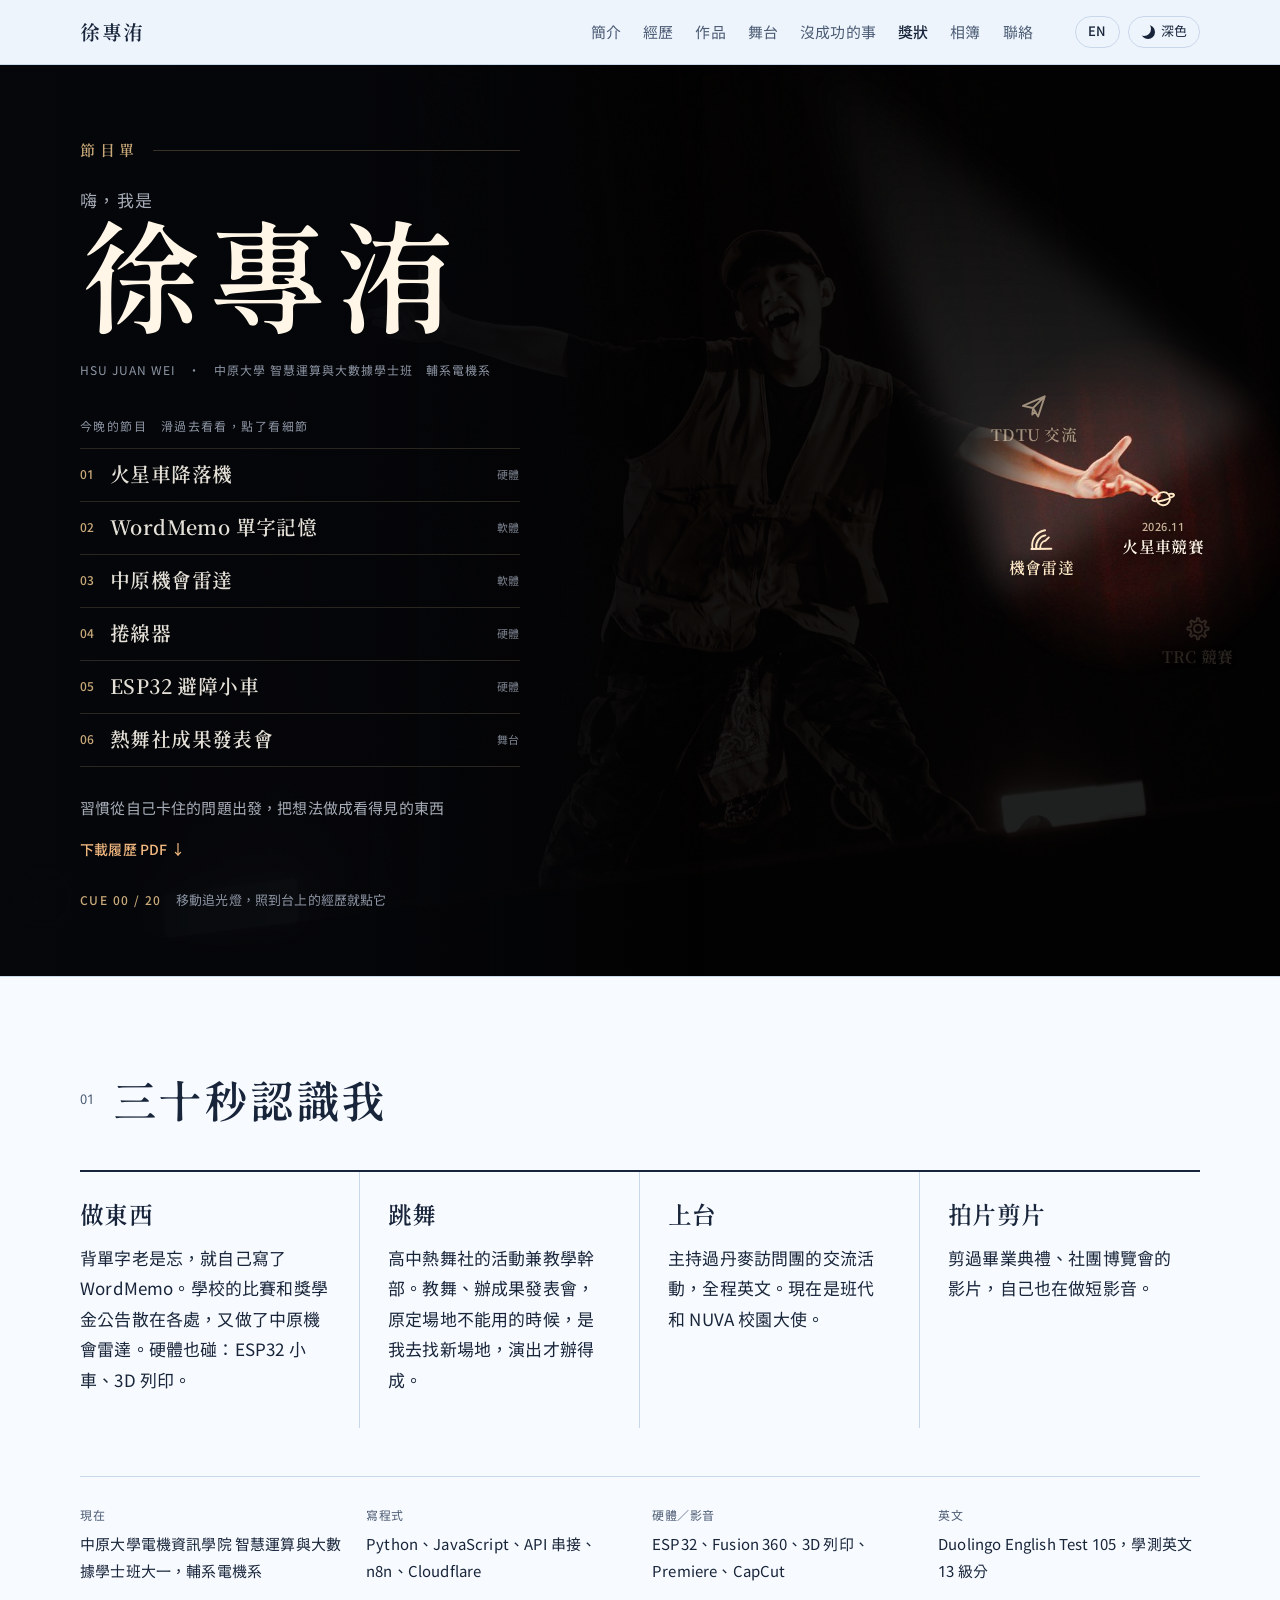
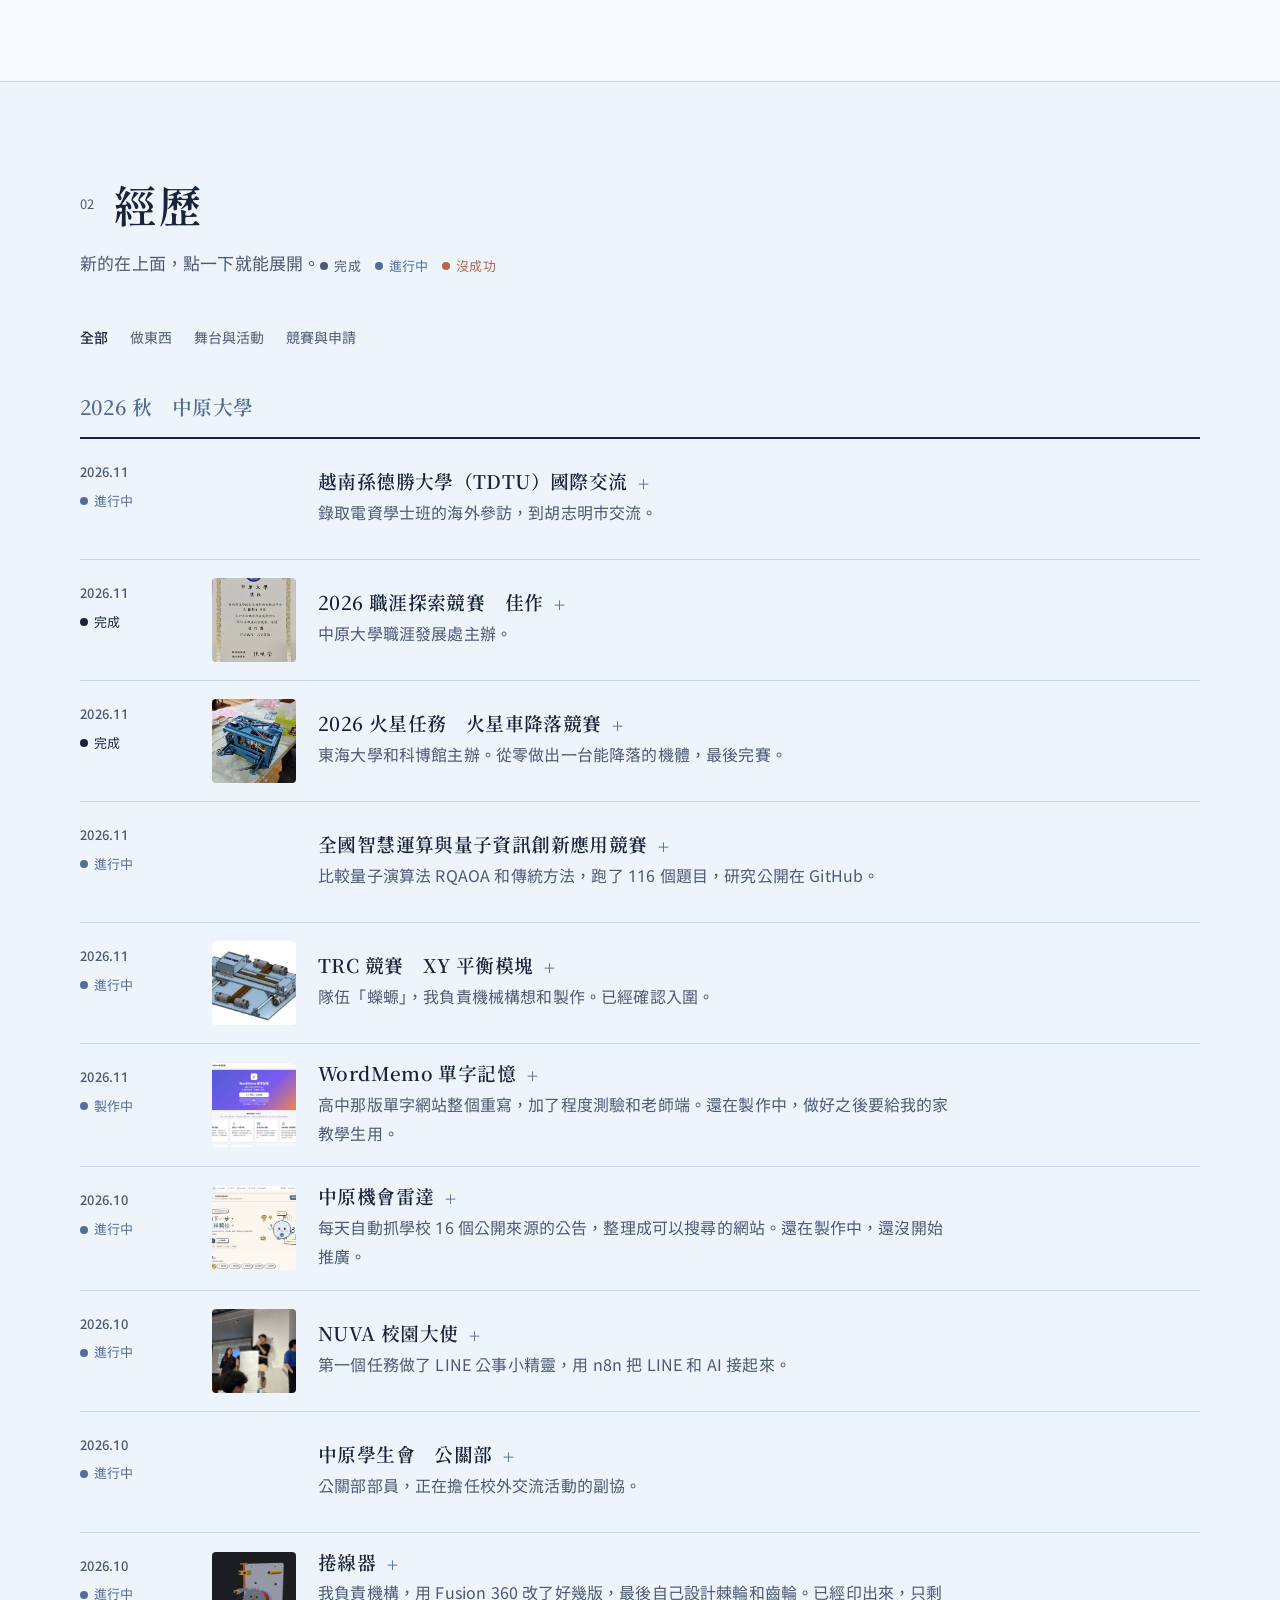
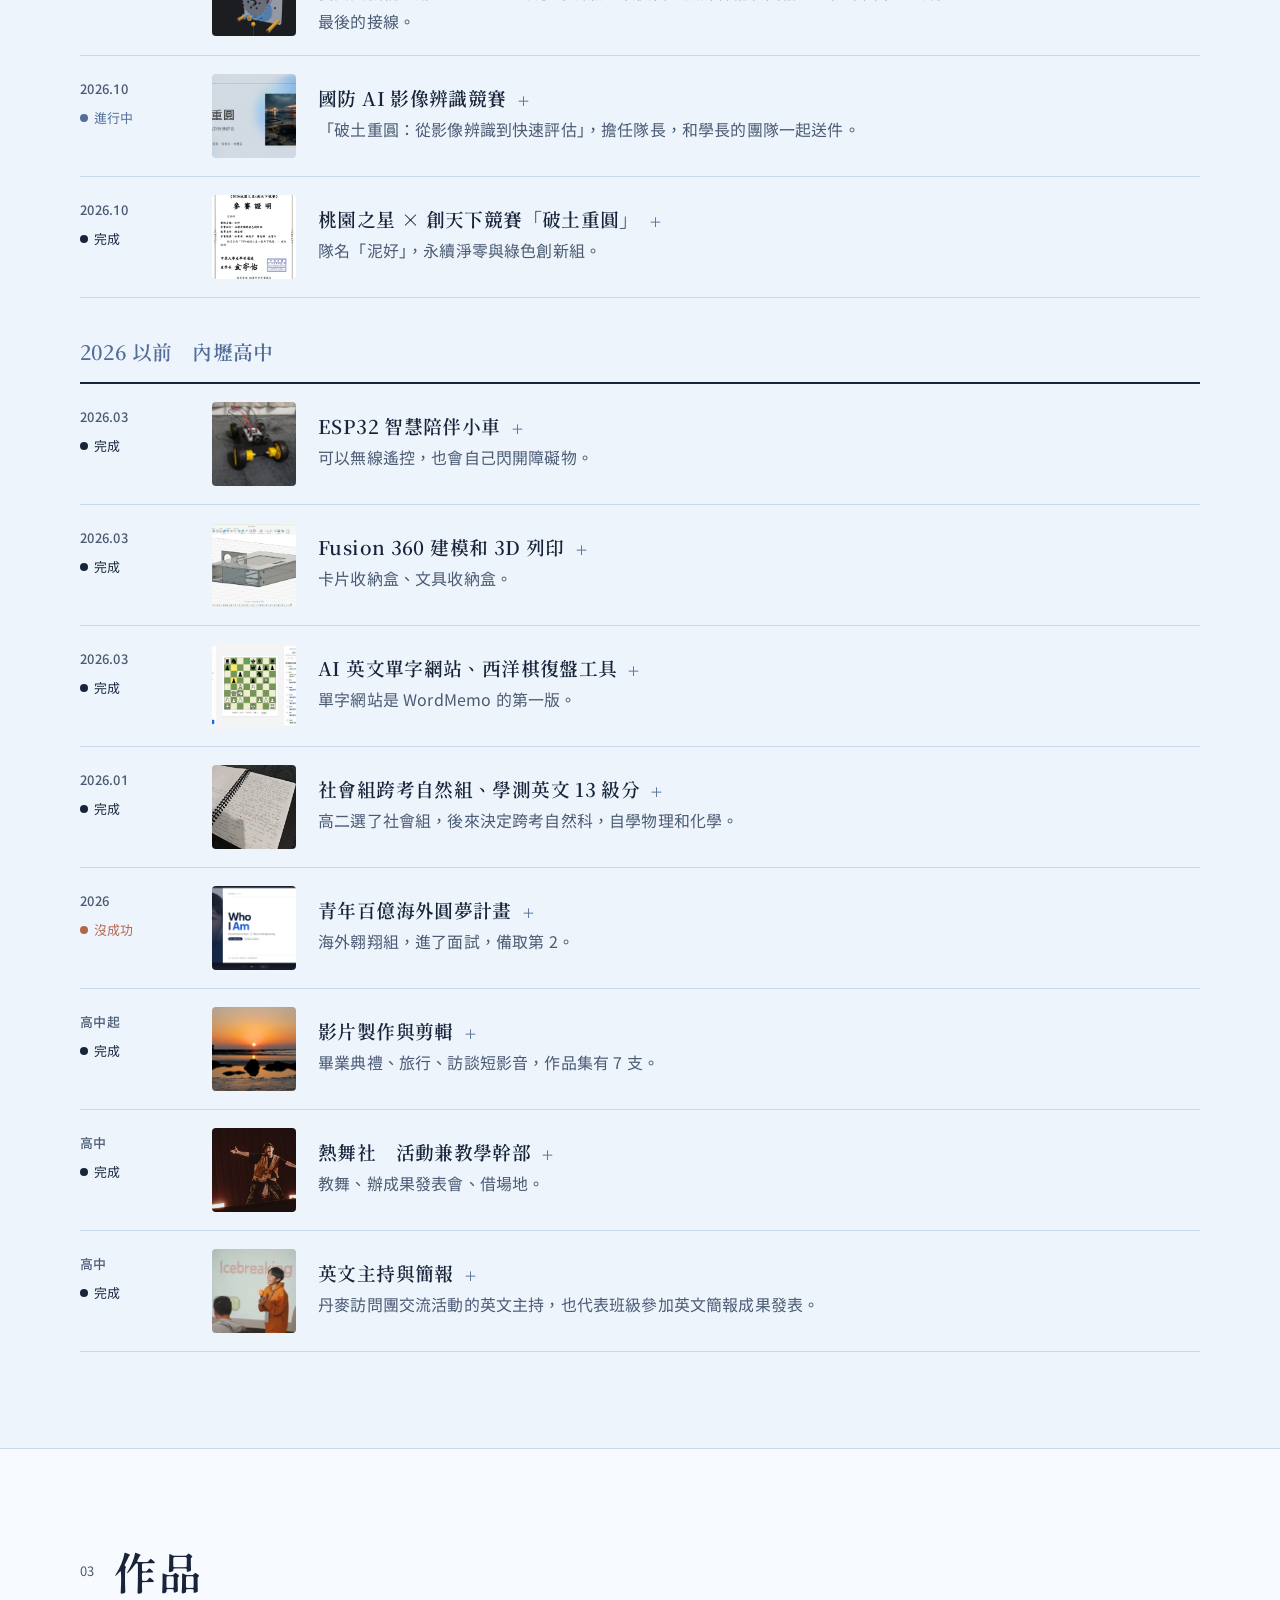
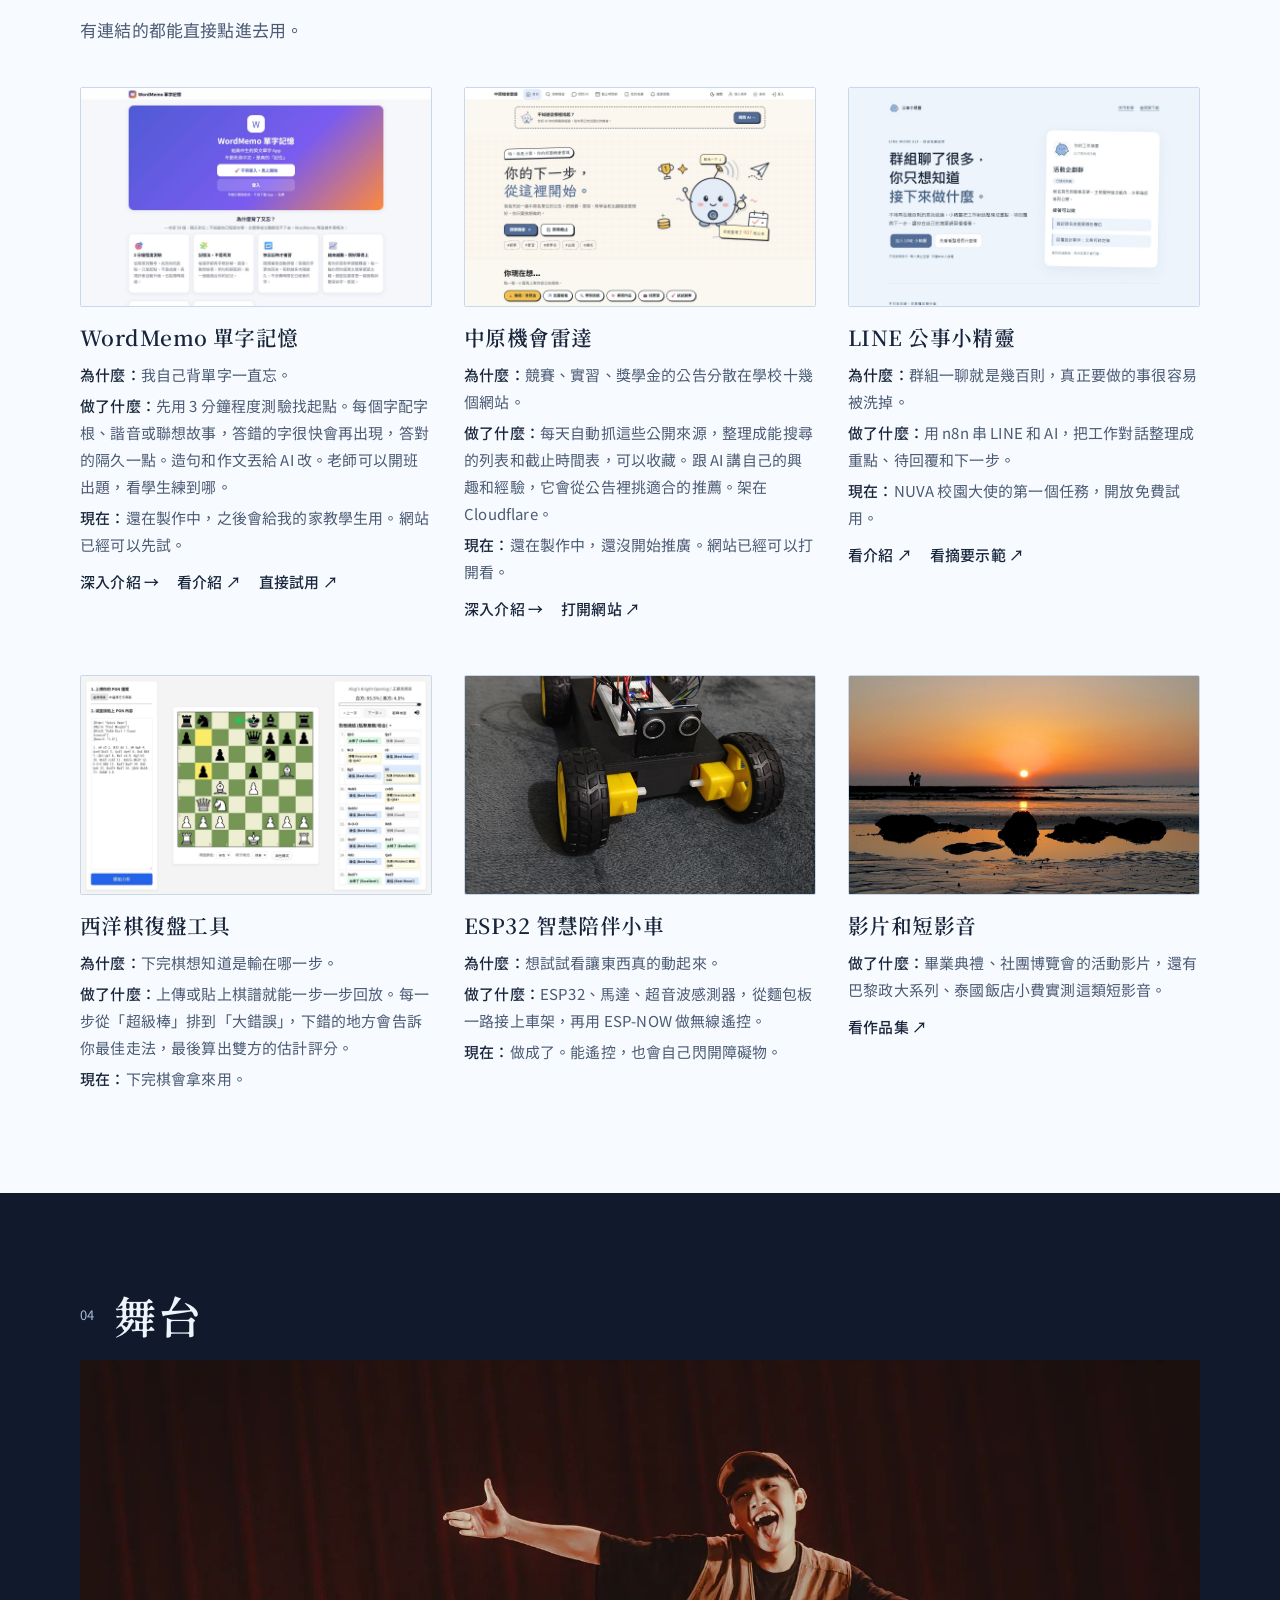
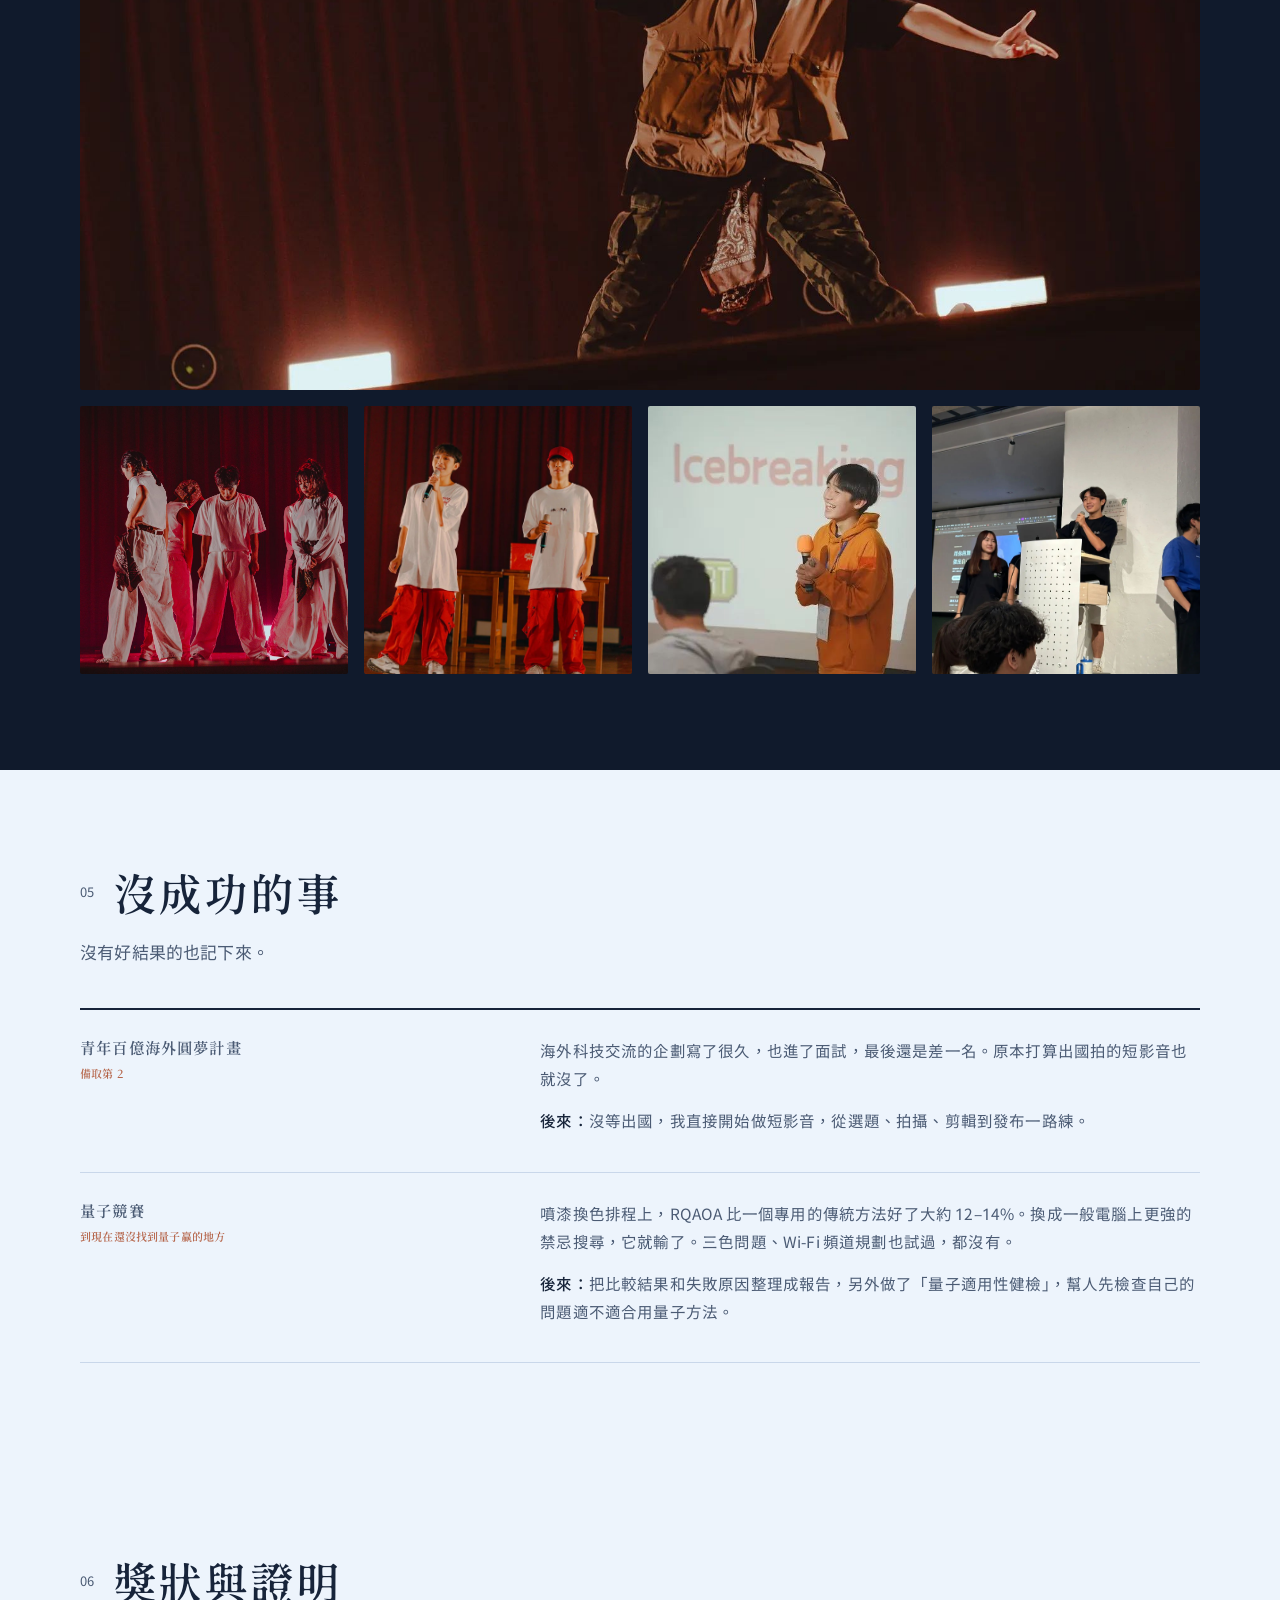
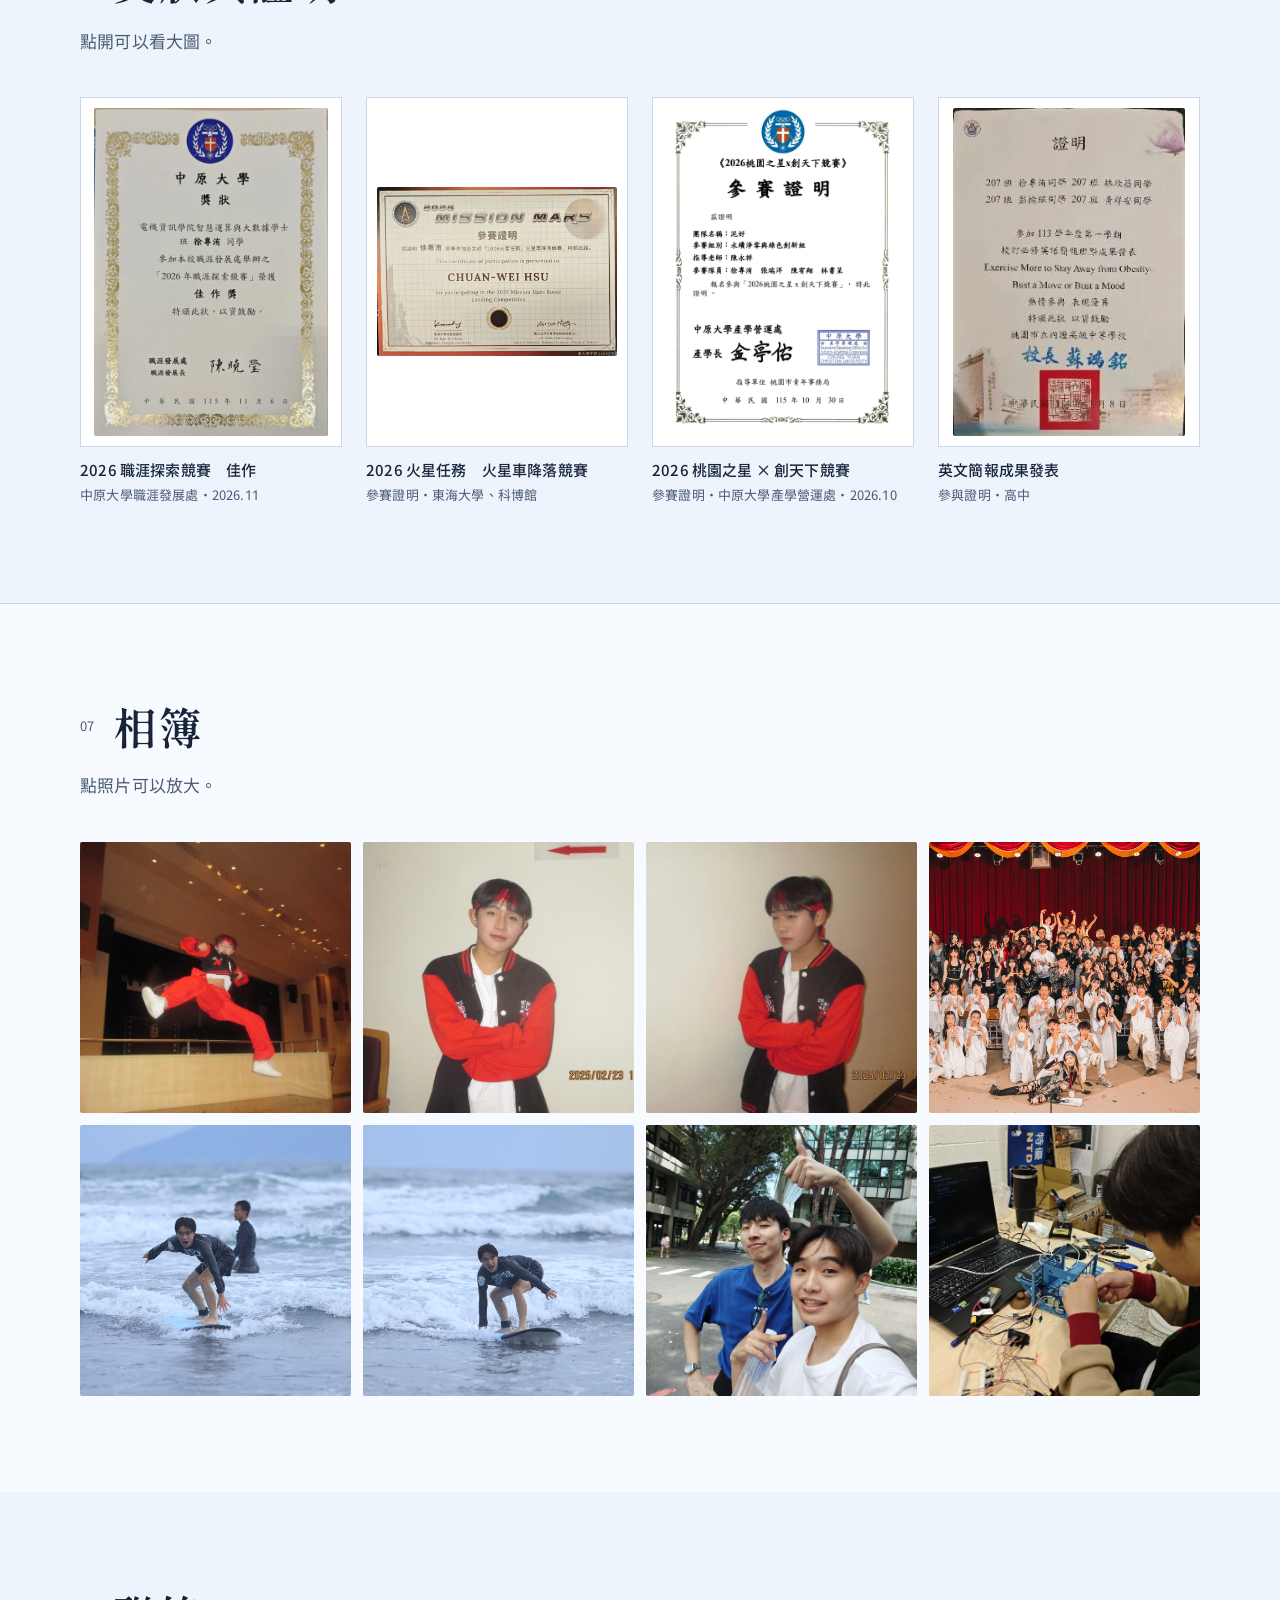
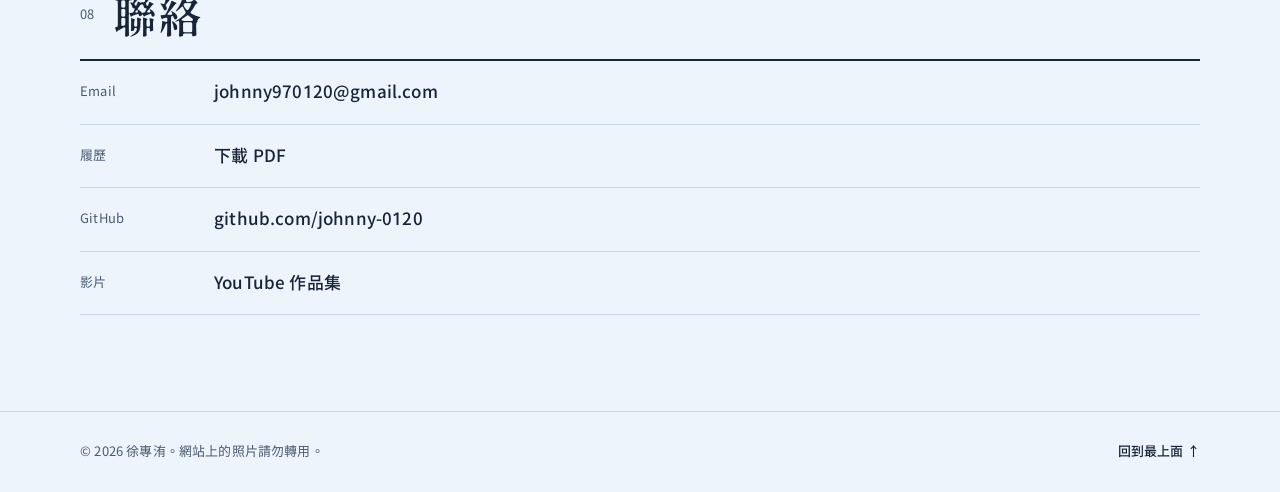
<file: index.html>
<!doctype html>
<html lang="zh-Hant">
<head>
<meta charset="utf-8">
<meta name="viewport" content="width=device-width, initial-scale=1">
<title>徐專洧 Johnny</title>
<meta name="description" content="徐專洧（Johnny），中原大學智慧運算與大數據學士班，輔系電機系。做過 WordMemo、中原機會雷達、ESP32 小車，也跳舞、主持。成功的、還在做的、沒成功的都在這裡。">
<meta property="og:title" content="徐專洧 Johnny">
<meta property="og:description" content="寫程式、做硬體、跳舞、上台主持。">
<meta property="og:image" content="https://johnny-0120.github.io/img/share-zh.jpg">
<meta property="og:url" content="https://johnny-0120.github.io/">
<meta property="og:type" content="website">
<meta name="twitter:card" content="summary_large_image">
<link rel="icon" href="data:image/svg+xml,<svg xmlns='http://www.w3.org/2000/svg' viewBox='0 0 64 64'><rect width='64' height='64' rx='14' fill='%2317243A'/><text x='32' y='44' font-size='34' text-anchor='middle' fill='%23EDF4FC' font-family='serif'>洧</text></svg>">
<link rel="preload" href="fonts/wan-sb.woff2" as="font" type="font/woff2" crossorigin>
<script>try{var t=localStorage.getItem("theme");if(t==="dark"||t==="light")document.documentElement.setAttribute("data-theme",t)}catch(e){}</script>
<link rel="alternate" hreflang="zh-Hant" href="https://johnny-0120.github.io/">
<link rel="alternate" hreflang="en" href="https://johnny-0120.github.io/en/">
<link rel="stylesheet" href="style.css?v=41">
</head>
<body>

<header class="bar">
  <a class="bar-name" href="#top">徐專洧</a>
  <nav class="bar-nav" id="nav" aria-label="主選單">
    <a href="#quick">簡介</a>
    <a href="#timeline">經歷</a>
    <a href="#works">作品</a>
    <a href="#stage">舞台</a>
    <a href="#misses">沒成功的事</a>
    <a href="#certs">獎狀</a>
    <a href="#gallery">相簿</a>
    <a href="#contact">聯絡</a>
  </nav>
  <div class="bar-right">
    <a class="lang-btn" href="en/" hreflang="en" lang="en" aria-label="English version">EN</a>
    <button class="theme-btn" type="button" aria-label="切換深色／淺色模式"><span class="ico"></span><span class="lbl">深色</span></button>
    <button class="menu-btn" aria-expanded="false" aria-controls="nav">選單</button>
  </div>
</header>

<main id="top">

<section class="hero stage lamp-off" aria-label="封面：舞台">
  <img class="st-photo st-dark" src="img/stage-solo.jpg" alt="">
  <div class="st-lit" aria-hidden="true"><img class="st-photo" src="img/stage-solo.jpg" alt=""></div>
  <svg class="st-beam" aria-hidden="true"><defs><linearGradient id="beamG" x1="0" y1="0" x2="0" y2="1"><stop offset="0" stop-color="#fff" stop-opacity=".0"/><stop offset="1" stop-color="#fff" stop-opacity=".16"/></linearGradient></defs><polygon fill="url(#beamG)"/></svg>
  <div class="st-shade"></div>
  <div class="program">
    <p class="pg-label">節目單</p>
    <h1><span class="pg-hi">嗨，我是</span><span class="name">徐專洧</span></h1>
    <p class="pg-en">HSU JUAN WEI　·　中原大學 智慧運算與大數據學士班　輔系電機系</p>
    <p class="pg-sub">今晚的節目　滑過去看看，點了看細節</p>
    <ol class="pg-list">
      <li><button type="button" class="pg-item" data-img="img/mars-rover.jpg" data-target="#x-mars" data-page="projects/mars.html"><img class="pg-thumb" src="img/mars-rover.jpg" alt="" loading="lazy"><i>01</i><span class="pg-t">火星車降落機<small>ESP32 自寫飛控＋相機找降落點</small></span><em>硬體</em></button></li>
      <li><button type="button" class="pg-item" data-img="img/wordmemo-dark.jpg?v=3" data-target="#x-wordmemo" data-page="projects/wordmemo.html"><img class="pg-thumb" src="img/wordmemo-dark.jpg?v=3" alt="" loading="lazy"><i>02</i><span class="pg-t">WordMemo 單字記憶<small>製作中，之後給家教學生用</small></span><em>軟體</em></button></li>
      <li><button type="button" class="pg-item" data-img="img/radar-dark.jpg?v=3" data-target="#x-radar" data-page="projects/radar.html"><img class="pg-thumb" src="img/radar-dark.jpg?v=3" alt="" loading="lazy"><i>03</i><span class="pg-t">中原機會雷達<small>每天整理 16 個公告來源</small></span><em>軟體</em></button></li>
      <li><button type="button" class="pg-item" data-img="img/reel-ratchet.jpg" data-target="#x-winch" data-page="projects/winch.html"><img class="pg-thumb" src="img/reel-ratchet.jpg" alt="" loading="lazy"><i>04</i><span class="pg-t">捲線器<small>自己設計棘輪和齒輪</small></span><em>硬體</em></button></li>
      <li><button type="button" class="pg-item" data-img="img/esp32-car.jpg" data-target="#x-esp32"><img class="pg-thumb" src="img/esp32-car.jpg" alt="" loading="lazy"><i>05</i><span class="pg-t">ESP32 避障小車<small>無線遙控、超音波避障</small></span><em>硬體</em></button></li>
      <li><button type="button" class="pg-item" data-img="img/dance-group.jpg" data-target="#x-dance"><img class="pg-thumb" src="img/dance-group.jpg" alt="" loading="lazy"><i>06</i><span class="pg-t">熱舞社成果發表會<small>場地跳票後另找場地辦完</small></span><em>舞台</em></button></li>
    </ol>
    <p class="pg-lede">習慣從自己卡住的問題出發，把想法做成看得見的東西</p>
    <p class="pg-cv"><a href="resume/hsu-juan-wei-resume-zh.pdf" target="_blank" rel="noopener">下載履歷 PDF ↓</a></p>
    <div class="cue-line" aria-live="polite">
      <p class="cue-hint"><b>CUE <span class="got">00</span> / <span class="total">00</span></b>移動追光燈，照到台上的經歷就點它</p>
    </div>
  </div>
  <div class="props" role="group" aria-label="舞台上的經歷"></div>
</section>

<!-- QUICK -->
<section class="quick" id="quick">
  <h2 class="sec-title"><span>01</span>三十秒認識我</h2>
  <div class="quick-grid">
    <article>
      <h3>做東西</h3>
      <p>背單字老是忘，就自己寫了 WordMemo。學校的比賽和獎學金公告散在各處，又做了中原機會雷達。硬體也碰：ESP32 小車、3D 列印。</p>
    </article>
    <article>
      <h3>跳舞</h3>
      <p>高中熱舞社的活動兼教學幹部。教舞、辦成果發表會，原定場地不能用的時候，是我去找新場地，演出才辦得成。</p>
    </article>
    <article>
      <h3>上台</h3>
      <p>主持過丹麥訪問團的交流活動，全程英文。現在是班代和 NUVA 校園大使。</p>
    </article>
    <article>
      <h3>拍片剪片</h3>
      <p>剪過畢業典禮、社團博覽會的影片，自己也在做短影音。</p>
    </article>
  </div>
  <dl class="facts">
    <div><dt>現在</dt><dd>中原大學電機資訊學院 智慧運算與大數據學士班大一，輔系電機系</dd></div>
    <div><dt>寫程式</dt><dd>Python、JavaScript、API 串接、n8n、Cloudflare</dd></div>
    <div><dt>硬體／影音</dt><dd>ESP32、Fusion 360、3D 列印、Premiere、CapCut</dd></div>
    <div><dt>英文</dt><dd>Duolingo English Test 105，學測英文 13 級分</dd></div>
  </dl>
</section>

<!-- TIMELINE -->
<section class="timeline" id="timeline">
  <h2 class="sec-title"><span>02</span>經歷</h2>
  <p class="sec-note">新的在上面，點一下就能展開。<span class="st st-done">完成</span><span class="st st-now">進行中</span><span class="st st-fail">沒成功</span></p>

  <div class="filters" role="group" aria-label="篩選經歷">
    <button class="on" data-f="all">全部</button>
    <button data-f="build">做東西</button>
    <button data-f="stage">舞台與活動</button>
    <button data-f="contest">競賽與申請</button>
  </div>

  <ol class="tl">
    <li class="tl-year">2026 秋　中原大學</li>

    <li id="x-tdtu" data-shape="plane" data-short="TDTU 交流" data-c="stage"><details><summary>
      <div class="meta"><time>2026.11</time><span class="st st-now">進行中</span></div>
      <span class="thumb none"></span>
      <div><h3>越南孫德勝大學（TDTU）國際交流</h3><p>錄取電資學士班的海外參訪，到胡志明市交流。</p></div></summary>
      <div class="more">
        <p>用我做過的影像辨識專案和剪片經驗申請，錄取電資學士班的海外參訪。</p>
        <p>回國後會把交流過程剪成影片，放在 YouTube 作品集。</p>
      </div>
    </details></li>

    <li id="x-career" data-shape="star" data-short="職涯探索佳作" data-c="contest"><details><summary>
      <div class="meta"><time>2026.11</time><span class="st st-done">完成</span></div>
      <img class="thumb" src="img/cert-career.jpg" alt="" loading="lazy">
      <div><h3>2026 職涯探索競賽　佳作</h3><p>中原大學職涯發展處主辦。</p></div></summary>
      <div class="more">
        <div class="more-photos"><img src="img/cert-career.jpg" alt="2026 年職涯探索競賽佳作獎狀" loading="lazy"></div>
      </div>
    </details></li>

    <li id="x-mars" data-shape="planet" data-short="火星車競賽" data-c="contest build"><details><summary>
      <div class="meta"><time>2026.11</time><span class="st st-done">完成</span></div>
      <img class="thumb" src="img/mars-rover.jpg" alt="" loading="lazy">
      <div><h3>2026 火星任務　火星車降落競賽</h3><p>東海大學和科博館主辦。從零做出一台能降落的機體，最後完賽。</p></div></summary>
      <div class="more">
        <p class="work-links"><a class="deep-link" href="projects/mars.html">深入介紹 →</a></p>
        <p>機體是 3D 列印的藍色框架。飛控是用 ESP32 自己寫的四軸飛控，再加一顆 ESP32 相機辨識地上的 AprilTag，讓機體自己找降落點。</p>
        <p>飛控、相機和機構都是我設計的，同學負責做降落傘。從零做到在比賽場上完賽。</p>
        <div class="more-photos">
          <img src="img/mars-rover.jpg" alt="完成的火星車機體" loading="lazy">
          <img src="img/mars-field.jpg" alt="機體在體育館比賽場地上" loading="lazy">
          <img src="img/mars-build.jpg" alt="組裝藍色機體" loading="lazy">
          <img src="img/mars-day.jpg" alt="比賽當天在場邊修機體" loading="lazy">
          <img src="img/mars-team.jpg" alt="隊友圍著筆電接線" loading="lazy">
          <img src="img/cert-mars.jpg" alt="2026 火星任務參賽證明" loading="lazy">
        </div>
      </div>
    </details></li>

    <li id="x-quantum" data-shape="atom" data-short="量子競賽" data-c="contest build"><details><summary>
      <div class="meta"><time>2026.11</time><span class="st st-now">進行中</span></div>
      <span class="thumb none"></span>
      <div><h3>全國智慧運算與量子資訊創新應用競賽</h3><p>比較量子演算法 RQAOA 和傳統方法，跑了 116 個題目，研究公開在 GitHub。</p></div></summary>
      <div class="more">
        <p>我想知道量子演算法 RQAOA 在真實的排程問題上，到底能不能贏過一般電腦的方法。試了汽車噴漆換色、MAX-k-CUT、三色問題、Wi-Fi 頻道規劃，總共 116 個題目。</p>
        <p>噴漆換色上，RQAOA 比一個專用的傳統方法好大約 12–14%；換成更強的禁忌搜尋，它就輸了。輸的原因我也整理成失敗分析。</p>
        <p>另外做了「量子適用性健檢」，讓量子和古典方法在企業的小樣本資料上正面比較。兩個研究都公開在 GitHub。</p>
        <p class="work-links"><a href="https://github.com/johnny-0120/rqaoa-applications" target="_blank" rel="noopener">RQAOA 研究 ↗</a><a href="https://github.com/johnny-0120/quantum-fit-check" target="_blank" rel="noopener">量子適用性健檢 ↗</a></p>
      </div>
    </details></li>

    <li id="x-trc" data-shape="gear" data-short="TRC 競賽" data-c="contest build"><details><summary>
      <div class="meta"><time>2026.11</time><span class="st st-now">進行中</span></div>
      <img class="thumb" src="img/trc-xy.jpg" alt="" loading="lazy">
      <div><h3>TRC 競賽　XY 平衡模塊</h3><p>隊伍「蠑螈」，我負責機械構想和製作。已經確認入圍。</p></div></summary>
      <div class="more">
        <p class="work-links"><a class="deep-link" href="projects/trc.html">深入介紹 →</a></p>
        <p>這是裝在物流無人車上的配重補償模組。工廠常把貨物疊得很高，無人車轉彎、煞車或被撞時容易翻倒，現場多半只能放慢速度。</p>
        <p>我們在載台四個角裝荷重元量受力，算出往哪個方向快要倒，再用 X、Y 兩軸的皮帶帶動一塊配重去補償。每一軸 4 顆 775 馬達左右同步驅動，配重用 PID 加 S curve 控制，移動時不會晃到車體。</p>
        <p>8 頁技術說明書裡的初步模擬：加裝後靜態傾倒臨界力提升約 11–12%。已經確認入圍，現在準備動工做實體。</p>
        <div class="more-photos">
          <img src="img/trc-xy.jpg" alt="XY 平衡模塊整體 3D 圖" loading="lazy">
          <img src="img/trc-xy-top.jpg" alt="XY 平衡模塊俯視圖" loading="lazy">
          <img src="img/trc-xy-side.jpg" alt="XY 平衡模塊側面" loading="lazy">
        </div>
      </div>
    </details></li>

    <li id="x-wordmemo" data-shape="book" data-short="WordMemo" data-c="build"><details><summary>
      <div class="meta"><time>2026.11</time><span class="st st-now">製作中</span></div>
      <img class="thumb" src="img/wordmemo.jpg?v=3" data-dark="img/wordmemo-dark.jpg?v=3" alt="" loading="lazy">
      <div><h3>WordMemo 單字記憶</h3><p>高中那版單字網站整個重寫，加了程度測驗和老師端。還在製作中，做好之後要給我的家教學生用。</p></div></summary>
      <div class="more">
        <p class="work-links"><a class="deep-link" href="projects/wordmemo.html">深入介紹 →</a></p>
        <p>單字庫是大考中心高中 6000 字。學生端能學習、複習、拼字、AI 造句和作文批改；老師端可以開班、出題、看結果。不登入也能先試。</p>
        <p class="work-links"><a href="https://wordmemo.johnny970120.workers.dev/about" target="_blank" rel="noopener">看介紹 ↗</a><a href="https://wordmemo.johnny970120.workers.dev" target="_blank" rel="noopener">直接試用 ↗</a></p>
        <div class="more-photos"><img src="img/wordmemo.jpg?v=3" data-dark="img/wordmemo-dark.jpg?v=3" alt="WordMemo 首頁" loading="lazy"></div>
      </div>
    </details></li>

    <li id="x-radar" data-shape="radar" data-short="機會雷達" data-c="build"><details><summary>
      <div class="meta"><time>2026.10</time><span class="st st-now">進行中</span></div>
      <img class="thumb" src="img/radar.jpg?v=3" data-dark="img/radar-dark.jpg?v=3" alt="" loading="lazy">
      <div><h3>中原機會雷達</h3><p>每天自動抓學校 16 個公開來源的公告，整理成可以搜尋的網站。還在製作中，還沒開始推廣。</p></div></summary>
      <div class="more">
        <p class="work-links"><a class="deep-link" href="projects/radar.html">深入介紹 →</a></p>
        <p>競賽、實習、獎學金、出國、講座都收。有截止時間表、收藏和重要提醒，也能跟 AI 說自己的興趣，讓它從公告裡挑。</p>
        <p>技術上用 TypeScript、React、Cloudflare D1、Google 登入，可以裝成手機 App（PWA）收推播。10 月底整個搬到 Cloudflare，五千多筆資料一起搬過去。</p>
        <p class="work-links"><a href="https://cycu-radar-app.johnny970120.workers.dev" target="_blank" rel="noopener">打開網站 ↗</a></p>
        <div class="more-photos"><img src="img/radar.jpg?v=3" data-dark="img/radar-dark.jpg?v=3" alt="中原機會雷達首頁" loading="lazy"><img src="img/radar-calendar.jpg" alt="截止時間表" loading="lazy"><img src="img/radar-ai.jpg" alt="問問 AI" loading="lazy"><img src="img/radar-mobile.jpg" alt="手機版首頁" loading="lazy"></div>
      </div>
    </details></li>

    <li id="x-nuva" data-shape="bulb" data-short="NUVA 大使" data-c="build stage"><details><summary>
      <div class="meta"><time>2026.10</time><span class="st st-now">進行中</span></div>
      <img class="thumb" src="img/nuva-stage.jpg" alt="" loading="lazy">
      <div><h3>NUVA 校園大使</h3><p>第一個任務做了 LINE 公事小精靈，用 n8n 把 LINE 和 AI 接起來。</p></div></summary>
      <div class="more">
        <p>群組裡的工作對話丟給小精靈，它會整理成重點、待回覆和下一步，每個人在自己的摘要頁上看。也接了 Google 日曆。</p>
        <p class="work-links"><a href="https://johnny-0120.github.io/line-work-elf/" target="_blank" rel="noopener">公事小精靈介紹 ↗</a></p>
        <div class="more-photos">
          <img src="img/nuva-stage.jpg" alt="在 NUVA 活動上拿麥克風分享" loading="lazy">
          <img src="img/line-elf.jpg?v=3" data-dark="img/line-elf-dark.jpg?v=3" alt="公事小精靈介紹頁" loading="lazy">
        </div>
      </div>
    </details></li>

    <li id="x-council" data-shape="flag" data-short="學生會公關部" data-c="stage"><details><summary>
      <div class="meta"><time>2026.10</time><span class="st st-now">進行中</span></div>
      <span class="thumb none"></span>
      <div><h3>中原學生會　公關部</h3><p>公關部部員，正在擔任校外交流活動的副協。</p></div></summary>
      <div class="more">
        <p>校外交流是好幾所學校一起辦的活動。我參與企劃書和場地座位安排，也整理了 48 家特約商店的優惠標籤。</p>
      </div>
    </details></li>

    <li id="x-winch" data-shape="gear" data-short="捲線器" data-c="build"><details><summary>
      <div class="meta"><time>2026.10</time><span class="st st-now">進行中</span></div>
      <img class="thumb" src="img/reel-mk4.jpg" alt="" loading="lazy">
      <div><h3>捲線器</h3><p>我負責機構，用 Fusion 360 改了好幾版，最後自己設計棘輪和齒輪。已經印出來，只剩最後的接線。</p></div></summary>
      <div class="more">
        <p class="work-links"><a class="deep-link" href="projects/winch.html">深入介紹 →</a></p>
        <p>每一版都換過配置和零件尺寸，也用 ESP32-C3 做了手機控制。買來的絞盤不會自己停，我就自己設計棘輪和齒輪換掉它：捲筒旁邊加一片棘輪，設計成棘爪卡住就能停在定點。零件已經印出來，只剩最後的接線。</p>
        <div class="more-photos">
          <img src="img/reel-mk4.jpg" alt="捲線器 Mk4 整體機構" loading="lazy">
          <img src="img/reel-ratchet.jpg" alt="自己設計的棘輪和捲筒" loading="lazy">
          <img src="img/reel-drum-mk4.jpg" alt="捲筒和出線的位置" loading="lazy">
        </div>
      </div>
    </details></li>

    <li id="x-defense" data-shape="eye" data-short="國防 AI 競賽" data-c="contest"><details><summary>
      <div class="meta"><time>2026.10</time><span class="st st-now">進行中</span></div>
      <img class="thumb" src="img/defense-ai.jpg?v=2" alt="" loading="lazy">
      <div><h3>國防 AI 影像辨識競賽</h3><p>「破土重圓：從影像辨識到快速評估」，擔任隊長，和學長的團隊一起送件。</p></div></summary>
      <div class="more">
        <p>戰時機場跑道常是第一個被攻擊的目標，越快修好越能恢復起降。我們的想法分四步：無人機拍跑道、YOLO 找出彈坑（也拿路面坑洞當反例訓練，避免誤判）、用 3DGS 快速重建 3D 模型估算彈坑體積，最後由 AI 估算材料、人力並排修復順序。</p>
        <p>驗證方式是用 Blender 模擬機場跑道受損。指導老師是陳永祥老師，10 月送件。</p>
        <div class="more-photos">
          <img src="img/defense-ai.jpg?v=2" alt="彈坑快修簡報封面" loading="lazy">
          <img src="img/defense-yolo.jpg?v=2" alt="讓 YOLO 學會區分彈坑" loading="lazy">
          <img src="img/defense-blender.jpg?v=2" alt="用 Blender 模擬跑道受損" loading="lazy">
        </div>
      </div>
    </details></li>

    <li id="x-ctx" data-shape="bulb" data-short="創天下競賽" data-c="contest"><details><summary>
      <div class="meta"><time>2026.10</time><span class="st st-done">完成</span></div>
      <img class="thumb" src="img/cert-chuangtianxia.jpg" alt="" loading="lazy">
      <div><h3>桃園之星 × 創天下競賽「破土重圓」</h3><p>隊名「泥好」，永續淨零與綠色創新組。</p></div></summary>
      <div class="more">
        <p>用影像辨識做道路修復分析，指導老師是陳永祥老師。</p>
        <div class="more-photos"><img src="img/cert-chuangtianxia.jpg" alt="2026 桃園之星 x 創天下競賽參賽證明" loading="lazy"></div>
      </div>
    </details></li>

    <li class="tl-year">2026 以前　內壢高中</li>

    <li id="x-esp32" data-shape="gear" data-short="ESP32 小車" data-c="build"><details><summary>
      <div class="meta"><time>2026.03</time><span class="st st-done">完成</span></div>
      <img class="thumb" src="img/esp32-car.jpg" alt="" loading="lazy">
      <div><h3>ESP32 智慧陪伴小車</h3><p>可以無線遙控，也會自己閃開障礙物。</p></div></summary>
      <div class="more">
        <p>從選零件、接電路、調馬達方向、安排車架空間到配電源，全部自己來。遙控用 ESP-NOW，前面的超音波感測器讓它自己避開障礙物。</p>
        <p>做的過程出過不少錯：馬達正負極接反，車子一邊前進、一邊後退；也低估了走線空間，只好重新調整開關座和車架。</p>
        <div class="more-photos"><img src="img/esp32-car.jpg" alt="ESP32 小車" loading="lazy"></div>
      </div>
    </details></li>

    <li id="x-print3d" data-shape="gear" data-short="3D 列印" data-c="build"><details><summary>
      <div class="meta"><time>2026.03</time><span class="st st-done">完成</span></div>
      <img class="thumb" src="img/fusion.jpg" alt="" loading="lazy">
      <div><h3>Fusion 360 建模和 3D 列印</h3><p>卡片收納盒、文具收納盒。</p></div></summary>
      <div class="more">
        <p>用自己的印表機印卡片收納盒和文具收納盒。不是按下列印就好：要會構圖、控制室內溫度避免翹曲，印出來尺寸有誤差就量了再重印。</p>
        <div class="more-photos">
          <img src="img/fusion.jpg" alt="Fusion 360 建模畫面" loading="lazy">
          <img src="img/print-cardbox.jpg" alt="紅白卡片收納盒" loading="lazy">
          <img src="img/print-box.jpg" alt="文具收納盒" loading="lazy">
        </div>
      </div>
    </details></li>

    <li id="x-vocab" data-shape="book" data-short="單字網站" data-c="build"><details><summary>
      <div class="meta"><time>2026.03</time><span class="st st-done">完成</span></div>
      <img class="thumb" src="img/chess.jpg?v=3" data-dark="img/chess-dark.jpg?v=3" alt="" loading="lazy">
      <div><h3>AI 英文單字網站、西洋棋復盤工具</h3><p>單字網站是 WordMemo 的第一版。</p></div></summary>
      <div class="more">
        <p>單字網站結合記憶法、間隔重複和 AI 造句批改，是為了解決我自己準備英文時的痛點，後來重寫成 WordMemo。</p>
        <p>復盤工具吃棋譜檔，把每一步分級，下錯的地方給最佳走法。同一段時間也做過網頁點餐系統。</p>
        <div class="more-photos"><img src="img/chess.jpg?v=3" data-dark="img/chess-dark.jpg?v=3" alt="西洋棋復盤工具" loading="lazy"></div>
      </div>
    </details></li>

    <li id="x-switch" data-shape="pencil" data-short="跨考自然組" data-c="contest"><details><summary>
      <div class="meta"><time>2026.01</time><span class="st st-done">完成</span></div>
      <img class="thumb" src="img/essay.jpg" alt="" loading="lazy">
      <div><h3>社會組跨考自然組、學測英文 13 級分</h3><p>高二選了社會組，後來決定跨考自然科，自學物理和化學。</p></div></summary>
      <div class="more">
        <p>社會組讓我習慣從市場和需求的角度看科技，但我更想親手解決問題，所以決定跨考。物理、化學靠線上教學影片加大量題目自學追進度。</p>
        <p>英文方面，學測前我要求自己連續 30 天每天寫一篇英文作文，最後學測英文 13 級分（頂標）。平常也讀英文文章、自己練 SAT，模擬考 1200 分。</p>
        <div class="more-photos"><img src="img/essay.jpg" alt="30 天英文作文訓練手稿" loading="lazy"></div>
      </div>
    </details></li>

    <li id="x-youth" data-shape="plane" data-short="青年百億" data-c="contest"><details><summary>
      <div class="meta"><time>2026</time><span class="st st-fail">沒成功</span></div>
      <img class="thumb" src="img/yb-who.jpg" alt="" loading="lazy">
      <div><h3>青年百億海外圓夢計畫</h3><p>海外翱翔組，進了面試，備取第 2。</p></div></summary>
      <div class="more">
        <p>計畫叫「矽谷引路：Google 圓夢領航員」：想去 Google 看 AGV 系統，去 UCLA 的 RoMeLa 和 URIL 實驗室看機器人和電腦視覺。</p>
        <p>面試簡報用英文做，介紹我從社會組跨到電機、做過的單字網站和 ESP32 小車，也說好回來要把小車升級成有視覺和機械手臂的小型 AGV。最後備取第 2。</p>
        <div class="more-photos">
          <img src="img/yb-who.jpg" alt="面試簡報：Who I Am" loading="lazy">
          <img src="img/yb-built.jpg" alt="面試簡報：What I've Built" loading="lazy">
        </div>
      </div>
    </details></li>

    <li id="x-video" data-shape="play" data-short="影片剪輯" data-c="build"><details><summary>
      <div class="meta"><time>高中起</time><span class="st st-done">完成</span></div>
      <img class="thumb" src="img/yt-w2h5t9zdEAc.jpg" alt="" loading="lazy">
      <div><h3>影片製作與剪輯</h3><p>畢業典禮、旅行、訪談短影音，作品集有 7 支。</p></div></summary>
      <div class="more">
        <p>剪過畢業典禮、社團博覽會的活動影片，也開始做自己的短影音，練選題、拍攝、剪輯和下標題。點下面的影片可以直接看。</p>
        <div class="vid-grid">
          <a class="vid" href="https://www.youtube.com/watch?v=w2h5t9zdEAc" target="_blank" rel="noopener"><img src="img/yt-w2h5t9zdEAc.jpg" alt="" loading="lazy"><span>畢業那天，我們去了海邊</span></a>
          <a class="vid" href="https://www.youtube.com/watch?v=W24E0Ps_Nf8" target="_blank" rel="noopener"><img src="img/yt-W24E0Ps_Nf8.jpg" alt="" loading="lazy"><span>政大畢業典禮</span></a>
          <a class="vid" href="https://www.youtube.com/watch?v=N1ZxM1B83Xg" target="_blank" rel="noopener"><img src="img/yt-N1ZxM1B83Xg.jpg" alt="" loading="lazy"><span>巴黎政大</span></a>
          <a class="vid" href="https://www.youtube.com/watch?v=n52Uzqu51m0" target="_blank" rel="noopener"><img src="img/yt-n52Uzqu51m0.jpg" alt="" loading="lazy"><span>巴黎政大短影音-1</span></a>
          <a class="vid" href="https://www.youtube.com/watch?v=tzZiQ7RIX2o" target="_blank" rel="noopener"><img src="img/yt-tzZiQ7RIX2o.jpg" alt="" loading="lazy"><span>巴黎政大短影音-2</span></a>
          <a class="vid" href="https://www.youtube.com/watch?v=Zktkhut0Yh8" target="_blank" rel="noopener"><img src="img/yt-Zktkhut0Yh8.jpg" alt="" loading="lazy"><span>泰國飯店小費實測</span></a>
          <a class="vid" href="https://www.youtube.com/watch?v=po1tuYKZ-W0" target="_blank" rel="noopener"><img src="img/yt-po1tuYKZ-W0.jpg" alt="" loading="lazy"><span>自主學習演講</span></a>
        </div>
        <p class="work-links"><a href="https://www.youtube.com/playlist?list=PLNdr0lbFCzFA" target="_blank" rel="noopener">整個作品集 ↗</a></p>
      </div>
    </details></li>

    <li id="x-dance" data-shape="note" data-short="熱舞社幹部" data-c="stage"><details><summary>
      <div class="meta"><time>高中</time><span class="st st-done">完成</span></div>
      <img class="thumb" src="img/dance-solo.jpg" alt="" loading="lazy">
      <div><h3>熱舞社　活動兼教學幹部</h3><p>教舞、辦成果發表會、借場地。</p></div></summary>
      <div class="more">
        <p>高二那年每週練舞六天，只有週日休息，同時還要負責教舞。</p>
        <p>辦成果發表會時，企劃書、燈光音響、場地動線都由我統籌。原本談好的場地臨時被借給別的單位，演出差點開天窗；我到處找單位協調，最後在很短時間內借到新場地，成發照常辦完。</p>
        <div class="more-photos">
          <img src="img/dance-solo.jpg" alt="舞台上的 solo" loading="lazy">
          <img src="img/dance-group.jpg" alt="團體舞" loading="lazy">
          <img src="img/dance-duo.jpg" alt="成發串場" loading="lazy">
        </div>
      </div>
    </details></li>

    <li id="x-denmark" data-shape="bubble" data-short="英文主持與簡報" data-c="stage"><details><summary>
      <div class="meta"><time>高中</time><span class="st st-done">完成</span></div>
      <img class="thumb" src="img/host-denmark.jpg" alt="" loading="lazy">
      <div><h3>英文主持與簡報</h3><p>丹麥訪問團交流活動的英文主持，也代表班級參加英文簡報成果發表。</p></div></summary>
      <div class="more">
        <p>2024 年 3 月，和同學 William 一起用英文主持。開場之後帶大家玩「Treasure Hunt」：把照片切成 9 片藏在一樓，各組去找，最後還有交換碎片的協商時間。</p>
        <p>事前要熟悉流程、介紹雙方背景，現場用英文把每個段落接起來。</p>
        <p>英文簡報課上，我把簡報和舞蹈表演結合在一起，老師推薦我代表班級去參加英文簡報成果發表會。</p>
        <div class="more-photos"><img src="img/host-denmark.jpg" alt="拿麥克風主持破冰遊戲" loading="lazy">
          <img src="img/cert-english.jpg" alt="英文簡報活動參與證明" loading="lazy"></div>
      </div>
    </details></li>
  </ol>
</section>

<!-- WORKS -->
<section class="works" id="works">
  <h2 class="sec-title"><span>03</span>作品</h2>
  <p class="sec-note">有連結的都能直接點進去用。</p>

  <div class="work-list">
    <article class="work">
      <a href="https://wordmemo.johnny970120.workers.dev/about" target="_blank" rel="noopener"><img src="img/wordmemo.jpg?v=3" data-dark="img/wordmemo-dark.jpg?v=3" alt="WordMemo 單字記憶網站首頁" loading="lazy"></a>
      <div>
        <h3>WordMemo 單字記憶</h3>
        <p><b>為什麼：</b>我自己背單字一直忘。</p>
        <p><b>做了什麼：</b>先用 3 分鐘程度測驗找起點。每個字配字根、諧音或聯想故事，答錯的字很快會再出現，答對的隔久一點。造句和作文丟給 AI 改。老師可以開班出題，看學生練到哪。</p>
        <p><b>現在：</b>還在製作中，之後會給我的家教學生用。網站已經可以先試。</p>
        <p class="work-links"><a class="deep-link" href="projects/wordmemo.html">深入介紹 →</a><a href="https://wordmemo.johnny970120.workers.dev/about" target="_blank" rel="noopener">看介紹 ↗</a><a href="https://wordmemo.johnny970120.workers.dev" target="_blank" rel="noopener">直接試用 ↗</a></p>
      </div>
    </article>
    <article class="work">
      <a href="https://cycu-radar-app.johnny970120.workers.dev" target="_blank" rel="noopener"><img src="img/radar.jpg?v=3" data-dark="img/radar-dark.jpg?v=3" alt="中原機會雷達首頁" loading="lazy"></a>
      <div>
        <h3>中原機會雷達</h3>
        <p><b>為什麼：</b>競賽、實習、獎學金的公告分散在學校十幾個網站。</p>
        <p><b>做了什麼：</b>每天自動抓這些公開來源，整理成能搜尋的列表和截止時間表，可以收藏。跟 AI 講自己的興趣和經驗，它會從公告裡挑適合的推薦。架在 Cloudflare。</p>
        <p><b>現在：</b>還在製作中，還沒開始推廣。網站已經可以打開看。</p>
        <p class="work-links"><a class="deep-link" href="projects/radar.html">深入介紹 →</a><a href="https://cycu-radar-app.johnny970120.workers.dev" target="_blank" rel="noopener">打開網站 ↗</a></p>
      </div>
    </article>
    <article class="work">
      <a href="https://johnny-0120.github.io/line-work-elf/" target="_blank" rel="noopener"><img src="img/line-elf.jpg?v=3" data-dark="img/line-elf-dark.jpg?v=3" alt="LINE 公事小精靈介紹頁" loading="lazy"></a>
      <div>
        <h3>LINE 公事小精靈</h3>
        <p><b>為什麼：</b>群組一聊就是幾百則，真正要做的事很容易被洗掉。</p>
        <p><b>做了什麼：</b>用 n8n 串 LINE 和 AI，把工作對話整理成重點、待回覆和下一步。</p>
        <p><b>現在：</b>NUVA 校園大使的第一個任務，開放免費試用。</p>
        <p class="work-links"><a href="https://johnny-0120.github.io/line-work-elf/" target="_blank" rel="noopener">看介紹 ↗</a><a href="https://johnny-0120.github.io/line-work-elf/demo.html" target="_blank" rel="noopener">看摘要示範 ↗</a></p>
      </div>
    </article>
    <article class="work">
      <img src="img/chess.jpg?v=3" data-dark="img/chess-dark.jpg?v=3" alt="西洋棋復盤工具，左邊棋盤、右邊每步評分" loading="lazy">
      <div>
        <h3>西洋棋復盤工具</h3>
        <p><b>為什麼：</b>下完棋想知道是輸在哪一步。</p>
        <p><b>做了什麼：</b>上傳或貼上棋譜就能一步一步回放。每一步從「超級棒」排到「大錯誤」，下錯的地方會告訴你最佳走法，最後算出雙方的估計評分。</p>
        <p><b>現在：</b>下完棋會拿來用。</p>
      </div>
    </article>
    <article class="work">
      <img src="img/esp32-car.jpg" alt="ESP32 智慧小車" loading="lazy">
      <div>
        <h3>ESP32 智慧陪伴小車</h3>
        <p><b>為什麼：</b>想試試看讓東西真的動起來。</p>
        <p><b>做了什麼：</b>ESP32、馬達、超音波感測器，從麵包板一路接上車架，再用 ESP-NOW 做無線遙控。</p>
        <p><b>現在：</b>做成了。能遙控，也會自己閃開障礙物。</p>
      </div>
    </article>
    <article class="work video">
      <a href="https://www.youtube.com/playlist?list=PLNdr0lbFCzFA" target="_blank" rel="noopener"><img src="img/yt-w2h5t9zdEAc.jpg" alt="畢業那天，我們去了海邊 影片封面" loading="lazy"></a>
      <div>
        <h3>影片和短影音</h3>
        <p><b>做了什麼：</b>畢業典禮、社團博覽會的活動影片，還有巴黎政大系列、泰國飯店小費實測這類短影音。</p>
        <p class="work-links"><a href="https://www.youtube.com/playlist?list=PLNdr0lbFCzFA" target="_blank" rel="noopener">看作品集 ↗</a></p>
      </div>
    </article>
  </div>
</section>

<!-- STAGE -->
<section class="stage" id="stage">
  <div class="stage-inner">
    <h2 class="sec-title light"><span>04</span>舞台</h2>

    <div class="stage-grid">
      <figure class="s-main">
        <img src="img/dance-solo.jpg" alt="徐專洧在舞台上張開雙臂表演" loading="lazy">
      </figure>
      <figure>
        <img src="img/dance-group.jpg" alt="熱舞社團體舞台演出" loading="lazy">
      </figure>
      <figure>
        <img src="img/dance-duo.jpg" alt="兩人拿麥克風在舞台上串場" loading="lazy">
      </figure>
      <figure>
        <img src="img/host-denmark.jpg" alt="穿橘色外套拿麥克風主持破冰遊戲" loading="lazy">
      </figure>
      <figure>
        <img src="img/nuva-stage.jpg" alt="在講台後拿麥克風分享" loading="lazy">
      </figure>
    </div>
  </div>
</section>

<!-- MISSES -->
<section class="misses" id="misses">
  <h2 class="sec-title"><span>05</span>沒成功的事</h2>
  <p class="sec-note">沒有好結果的也記下來。</p>

  <div class="miss-list">
    <article class="miss">
      <p class="miss-what">青年百億海外圓夢計畫<em>備取第 2</em></p>
      <p>海外科技交流的企劃寫了很久，也進了面試，最後還是差一名。原本打算出國拍的短影音也就沒了。</p>
      <p class="miss-learn"><b>後來：</b>沒等出國，我直接開始做短影音，從選題、拍攝、剪輯到發布一路練。</p>
    </article>
    <article class="miss">
      <p class="miss-what">量子競賽<em>到現在還沒找到量子贏的地方</em></p>
      <p>噴漆換色排程上，RQAOA 比一個專用的傳統方法好了大約 12–14%。換成一般電腦上更強的禁忌搜尋，它就輸了。三色問題、Wi-Fi 頻道規劃也試過，都沒有。</p>
      <p class="miss-learn"><b>後來：</b>把比較結果和失敗原因整理成報告，另外做了「量子適用性健檢」，幫人先檢查自己的問題適不適合用量子方法。</p>
    </article>
  </div>
</section>

<!-- CERTS -->
<section class="certs" id="certs">
  <h2 class="sec-title"><span>06</span>獎狀與證明</h2>
  <p class="sec-note">點開可以看大圖。</p>
  <div class="cert-grid">
    <figure><button class="ph"><img src="img/cert-career.jpg" alt="2026 年職涯探索競賽佳作獎狀" loading="lazy"></button><figcaption><b>2026 職涯探索競賽　佳作</b>中原大學職涯發展處・2026.11</figcaption></figure>
    <figure><button class="ph"><img src="img/cert-mars.jpg" alt="2026 火星任務參賽證明" loading="lazy"></button><figcaption><b>2026 火星任務　火星車降落競賽</b>參賽證明・東海大學、科博館</figcaption></figure>
    <figure><button class="ph"><img src="img/cert-chuangtianxia.jpg" alt="2026 桃園之星 x 創天下競賽參賽證明" loading="lazy"></button><figcaption><b>2026 桃園之星 × 創天下競賽</b>參賽證明・中原大學產學營運處・2026.10</figcaption></figure>
    <figure><button class="ph"><img src="img/cert-english.jpg" alt="英文簡報活動參與證明" loading="lazy"></button><figcaption><b>英文簡報成果發表</b>參與證明・高中</figcaption></figure>
  </div>
</section>

<!-- GALLERY -->
<section class="gallery" id="gallery">
  <h2 class="sec-title"><span>07</span>相簿</h2>
  <p class="sec-note">點照片可以放大。</p>
  <div class="masonry">
    <button class="ph"><img src="img/g-jump.jpg" alt="舞台上躍起" loading="lazy"></button>
    <button class="ph"><img src="img/g-portrait.jpg" alt="熱舞社紅黑外套" loading="lazy"></button>
    <button class="ph"><img src="img/g-portrait2.jpg" alt="熱舞社紅黑外套" loading="lazy"></button>
    <button class="ph"><img src="img/g-club.jpg" alt="熱舞社成發全體大合照" loading="lazy"></button>
    <button class="ph"><img src="img/g-surf1.jpg" alt="衝浪" loading="lazy"></button>
    <button class="ph"><img src="img/g-surf2.jpg" alt="衝浪" loading="lazy"></button>
    <button class="ph"><img src="img/g-friend.jpg" alt="和朋友在校園" loading="lazy"></button>
    <button class="ph"><img src="img/mars-build.jpg" alt="組裝火星車" loading="lazy"></button>
  </div>
</section>

<!-- CONTACT -->
<section class="contact" id="contact">
  <h2 class="sec-title"><span>08</span>聯絡</h2>
  <ul class="contact-list">
    <li><span>Email</span><a href="mailto:johnny970120@gmail.com">johnny970120@gmail.com</a></li>
    <li><span>履歷</span><a href="resume/hsu-juan-wei-resume-zh.pdf" target="_blank" rel="noopener">下載 PDF</a></li>
    <li><span>GitHub</span><a href="https://github.com/johnny-0120" target="_blank" rel="noopener">github.com/johnny-0120</a></li>
    <li><span>影片</span><a href="https://www.youtube.com/playlist?list=PLNdr0lbFCzFA" target="_blank" rel="noopener">YouTube 作品集</a></li>
  </ul>
</section>

</main>

<footer class="foot">
  <p>© 2026 徐專洧。網站上的照片請勿轉用。</p>
  <a href="#top">回到最上面 ↑</a>
</footer>

<div class="lightbox" hidden>
  <button class="lb-close" aria-label="關閉">關閉 ✕</button>
  <img alt="">
</div>

<script src="main.js?v=31"></script>
</body>
</html>
</file>
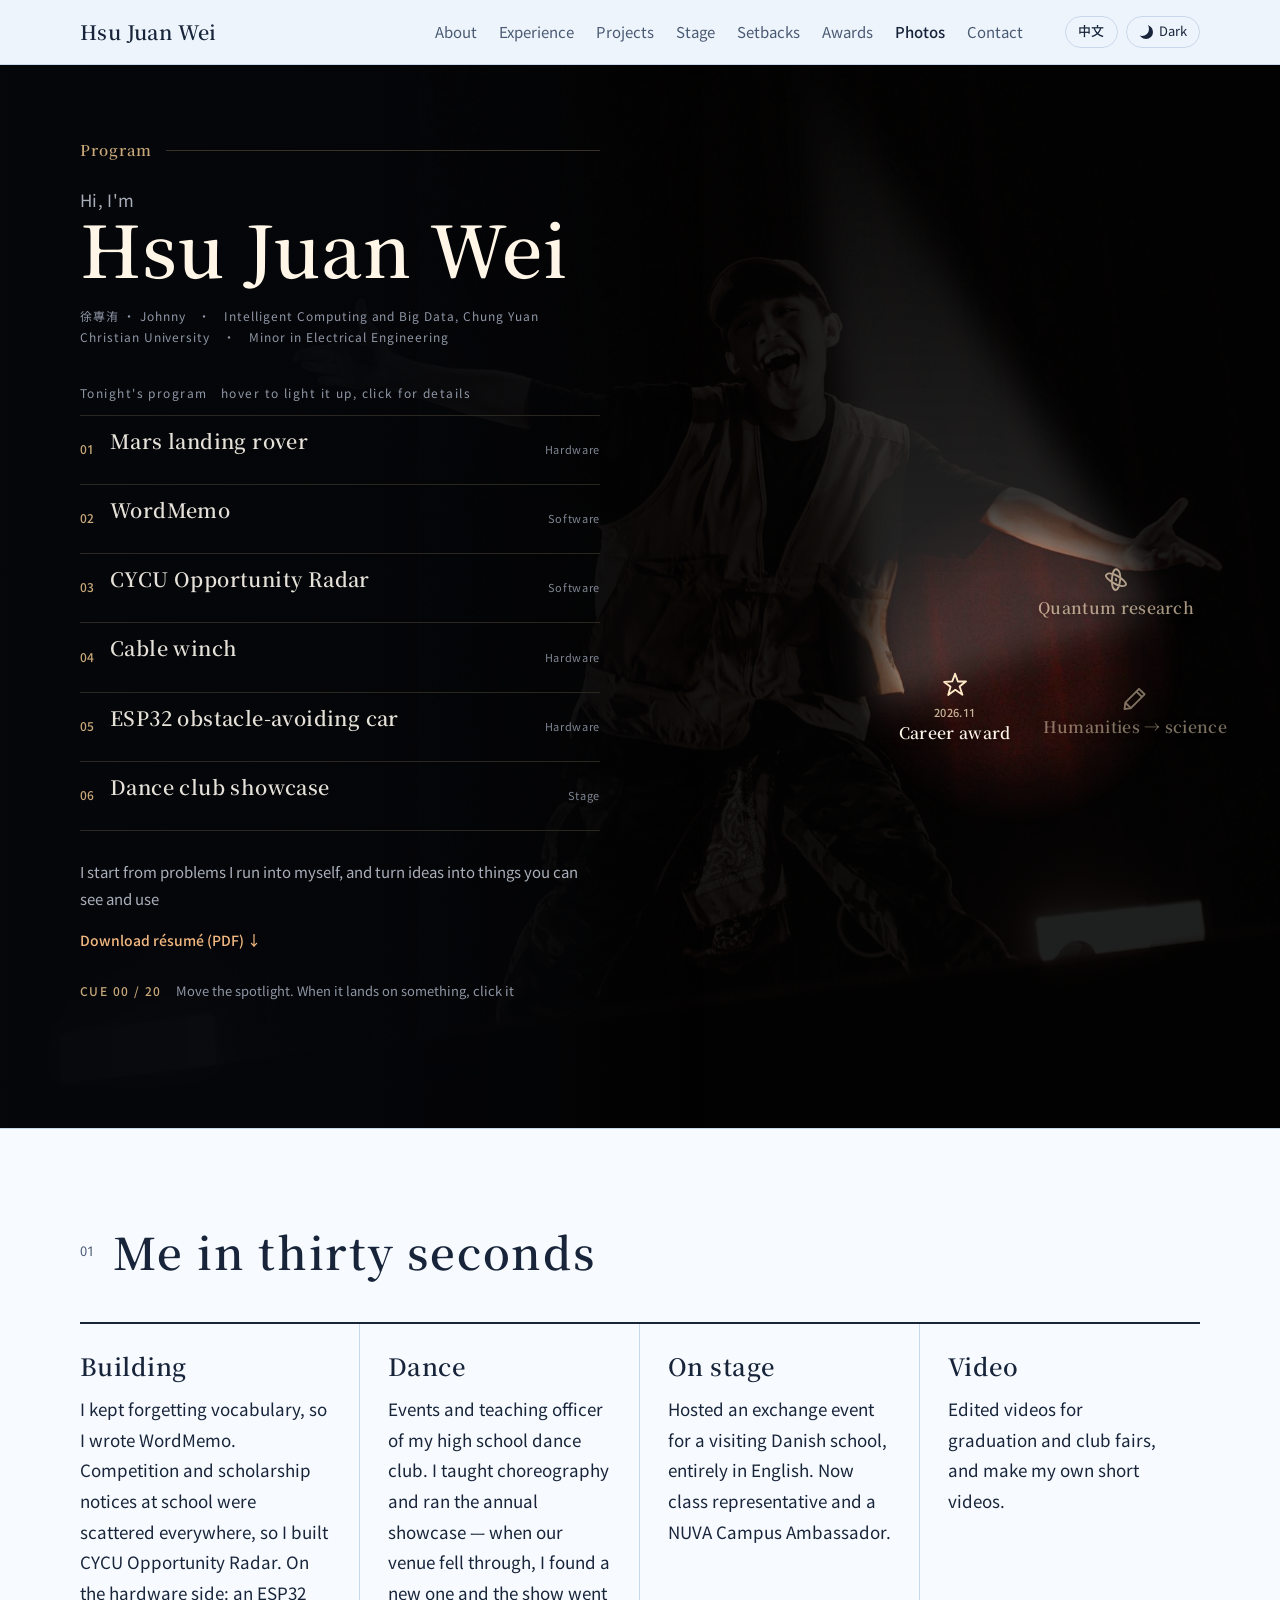
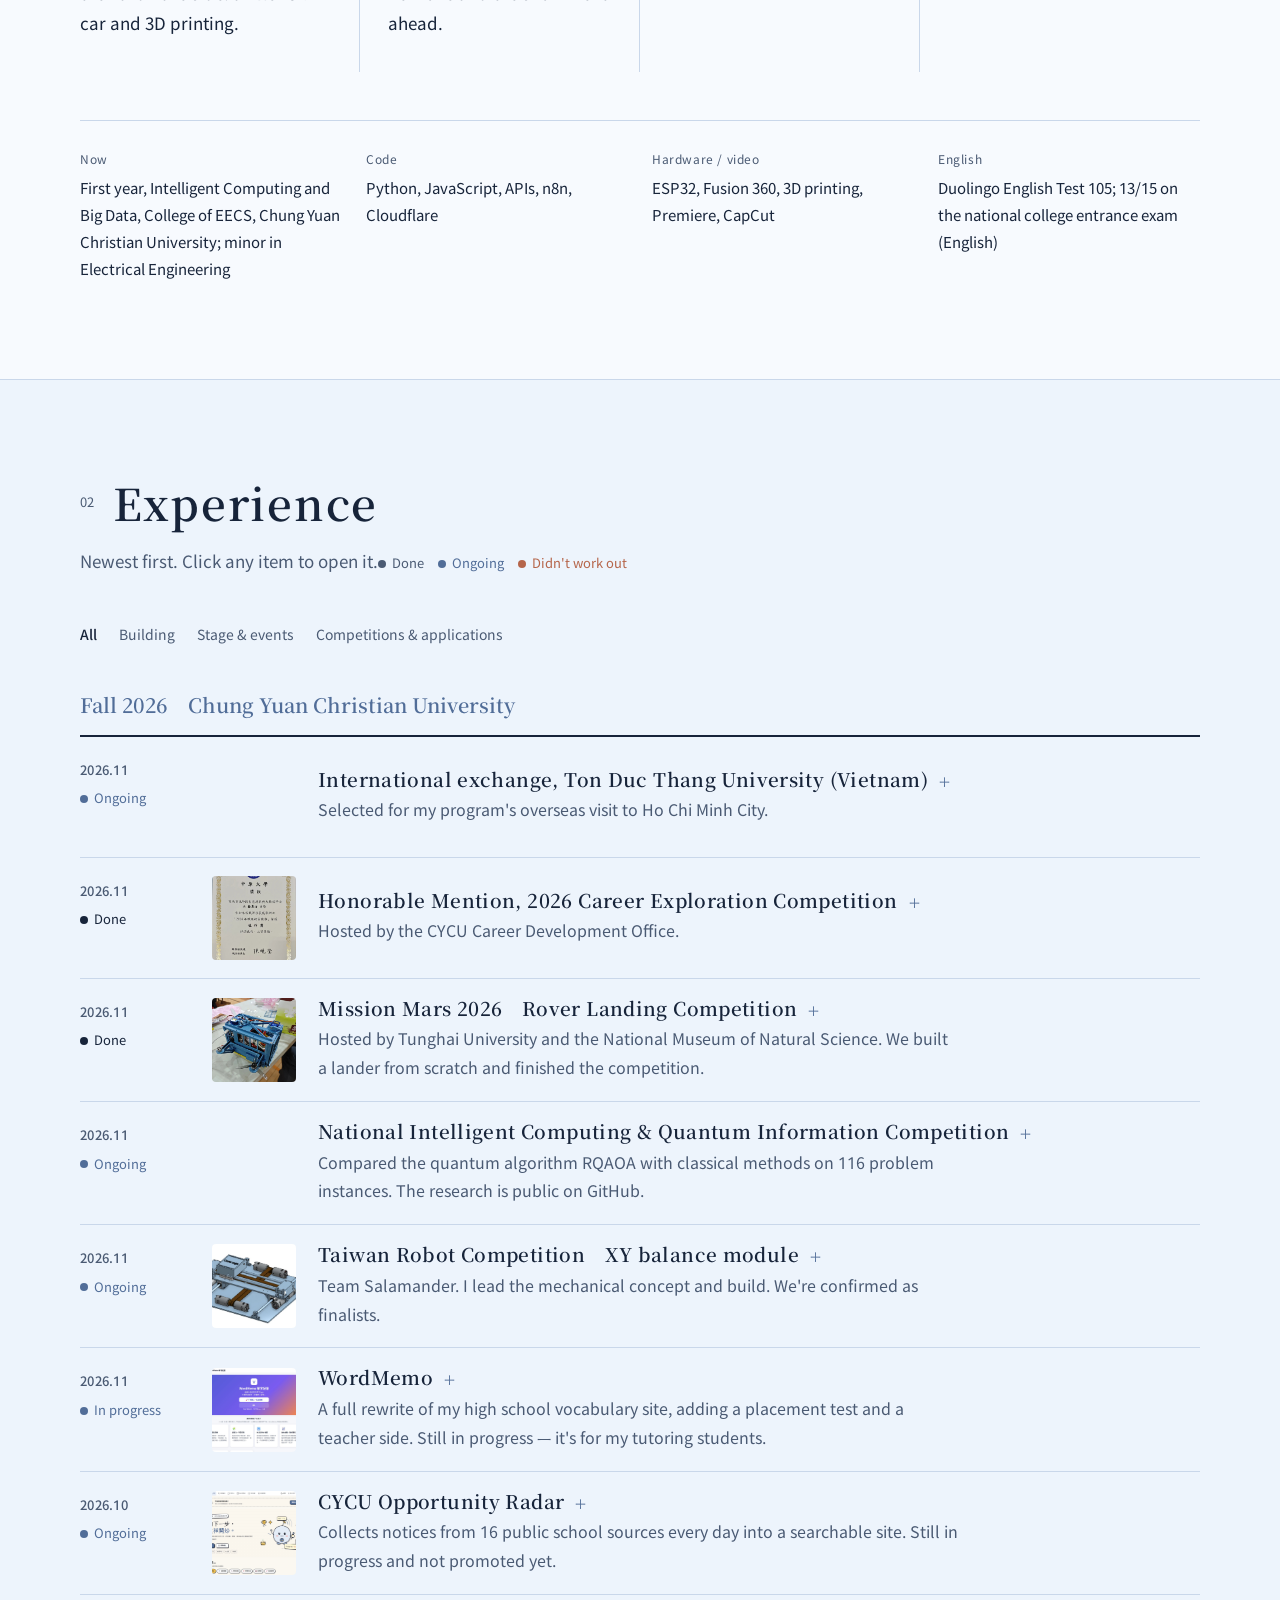
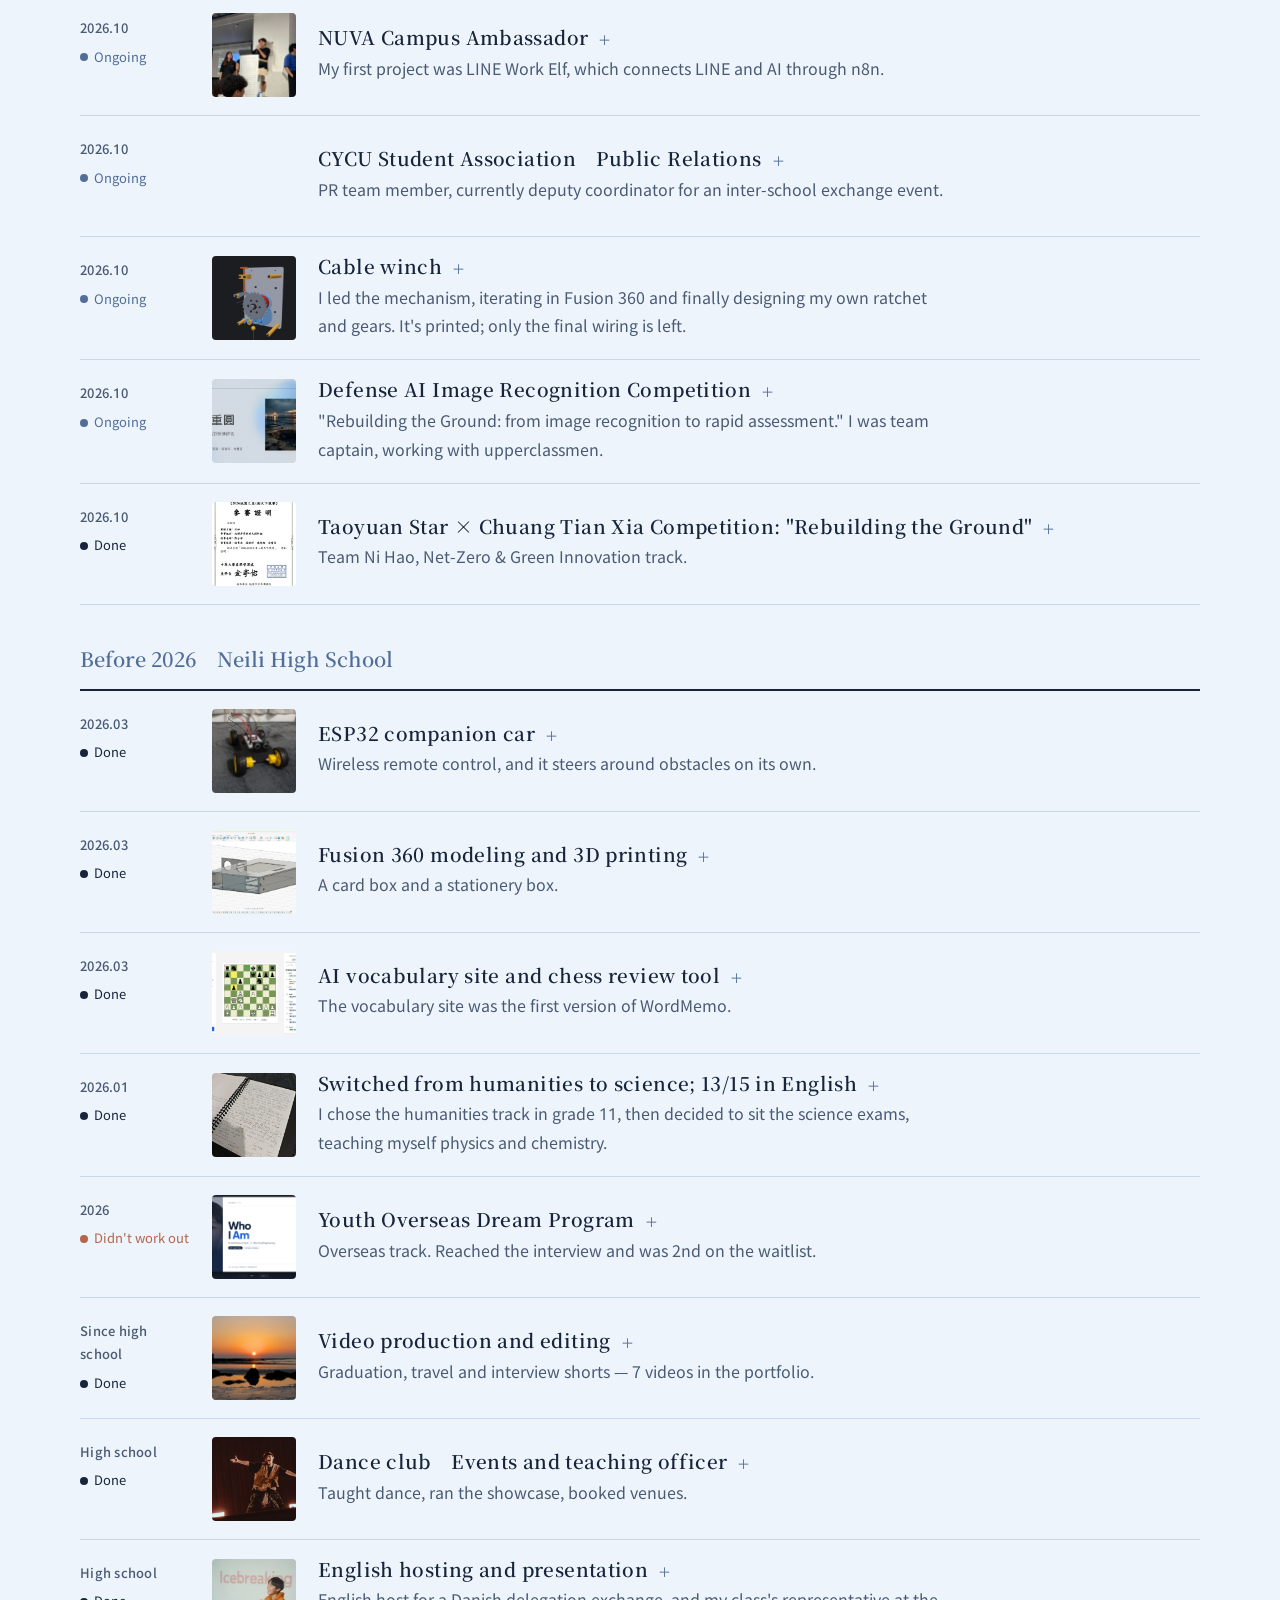
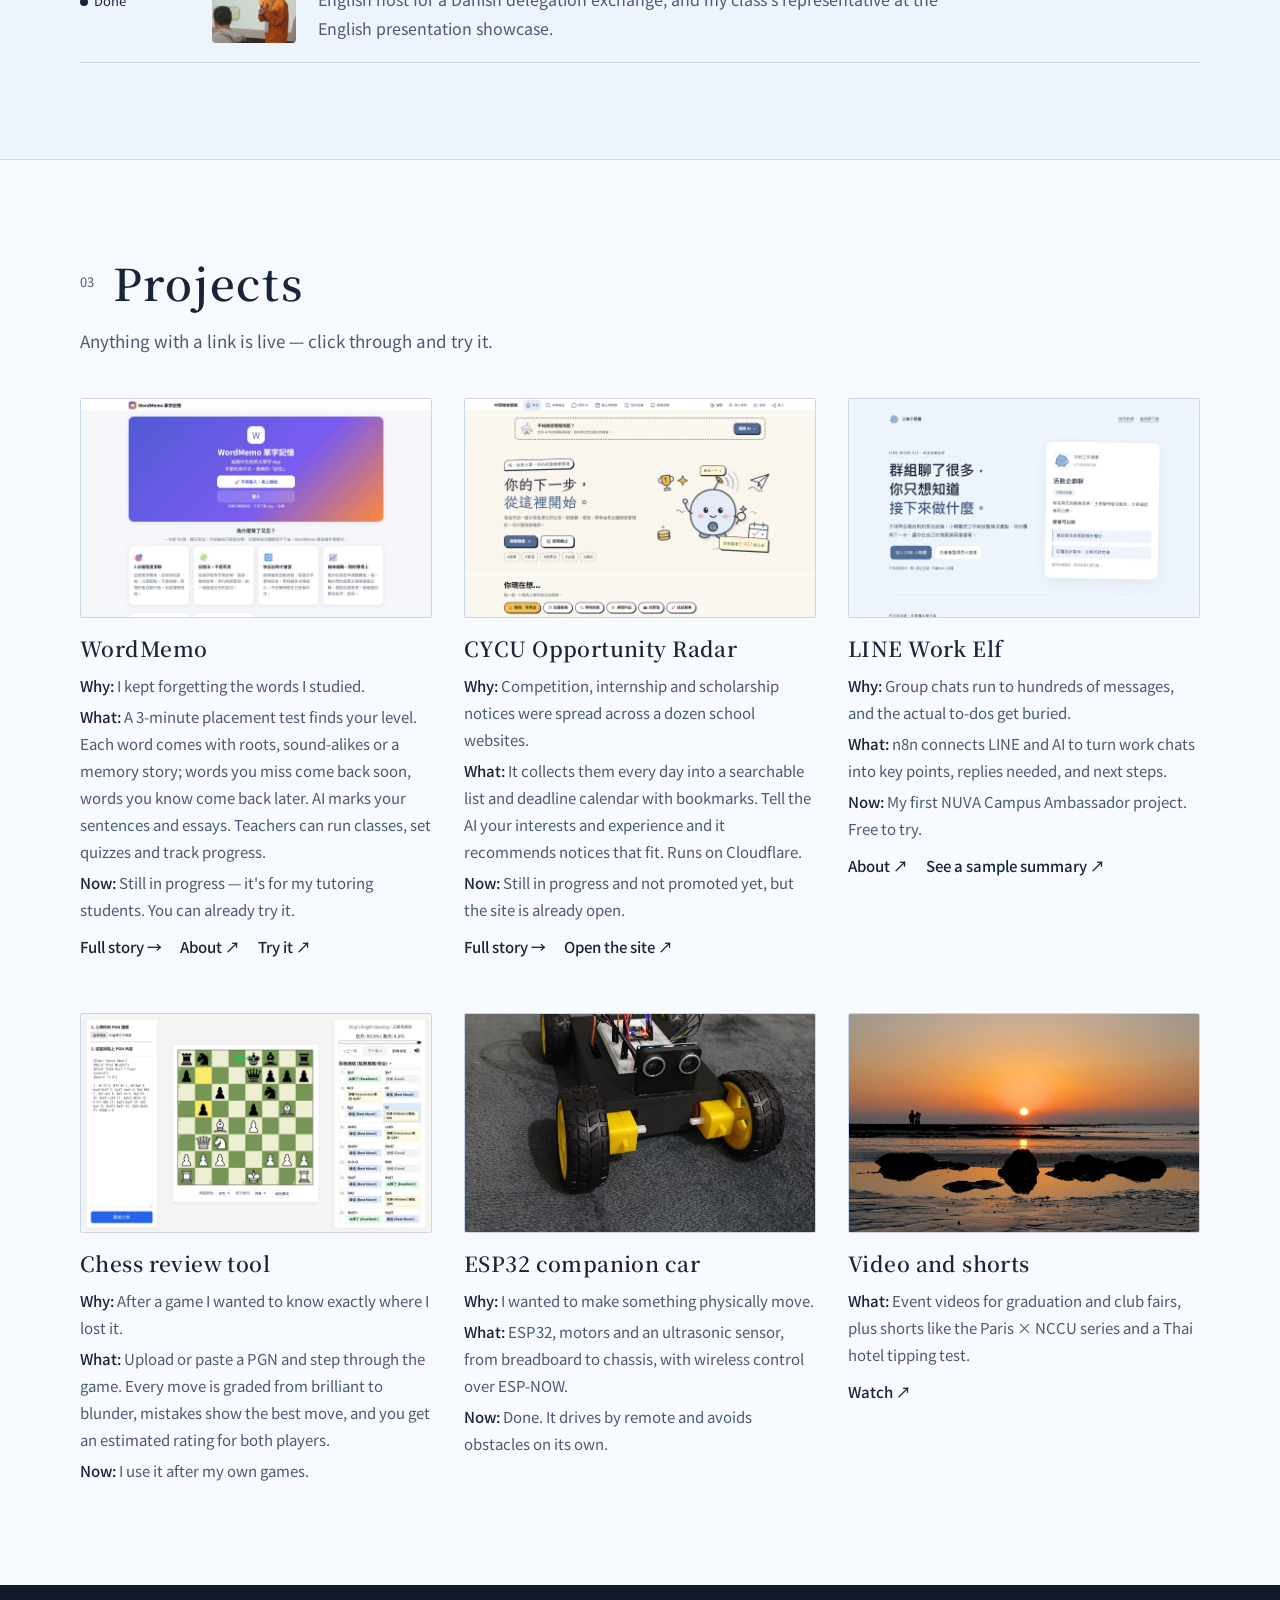
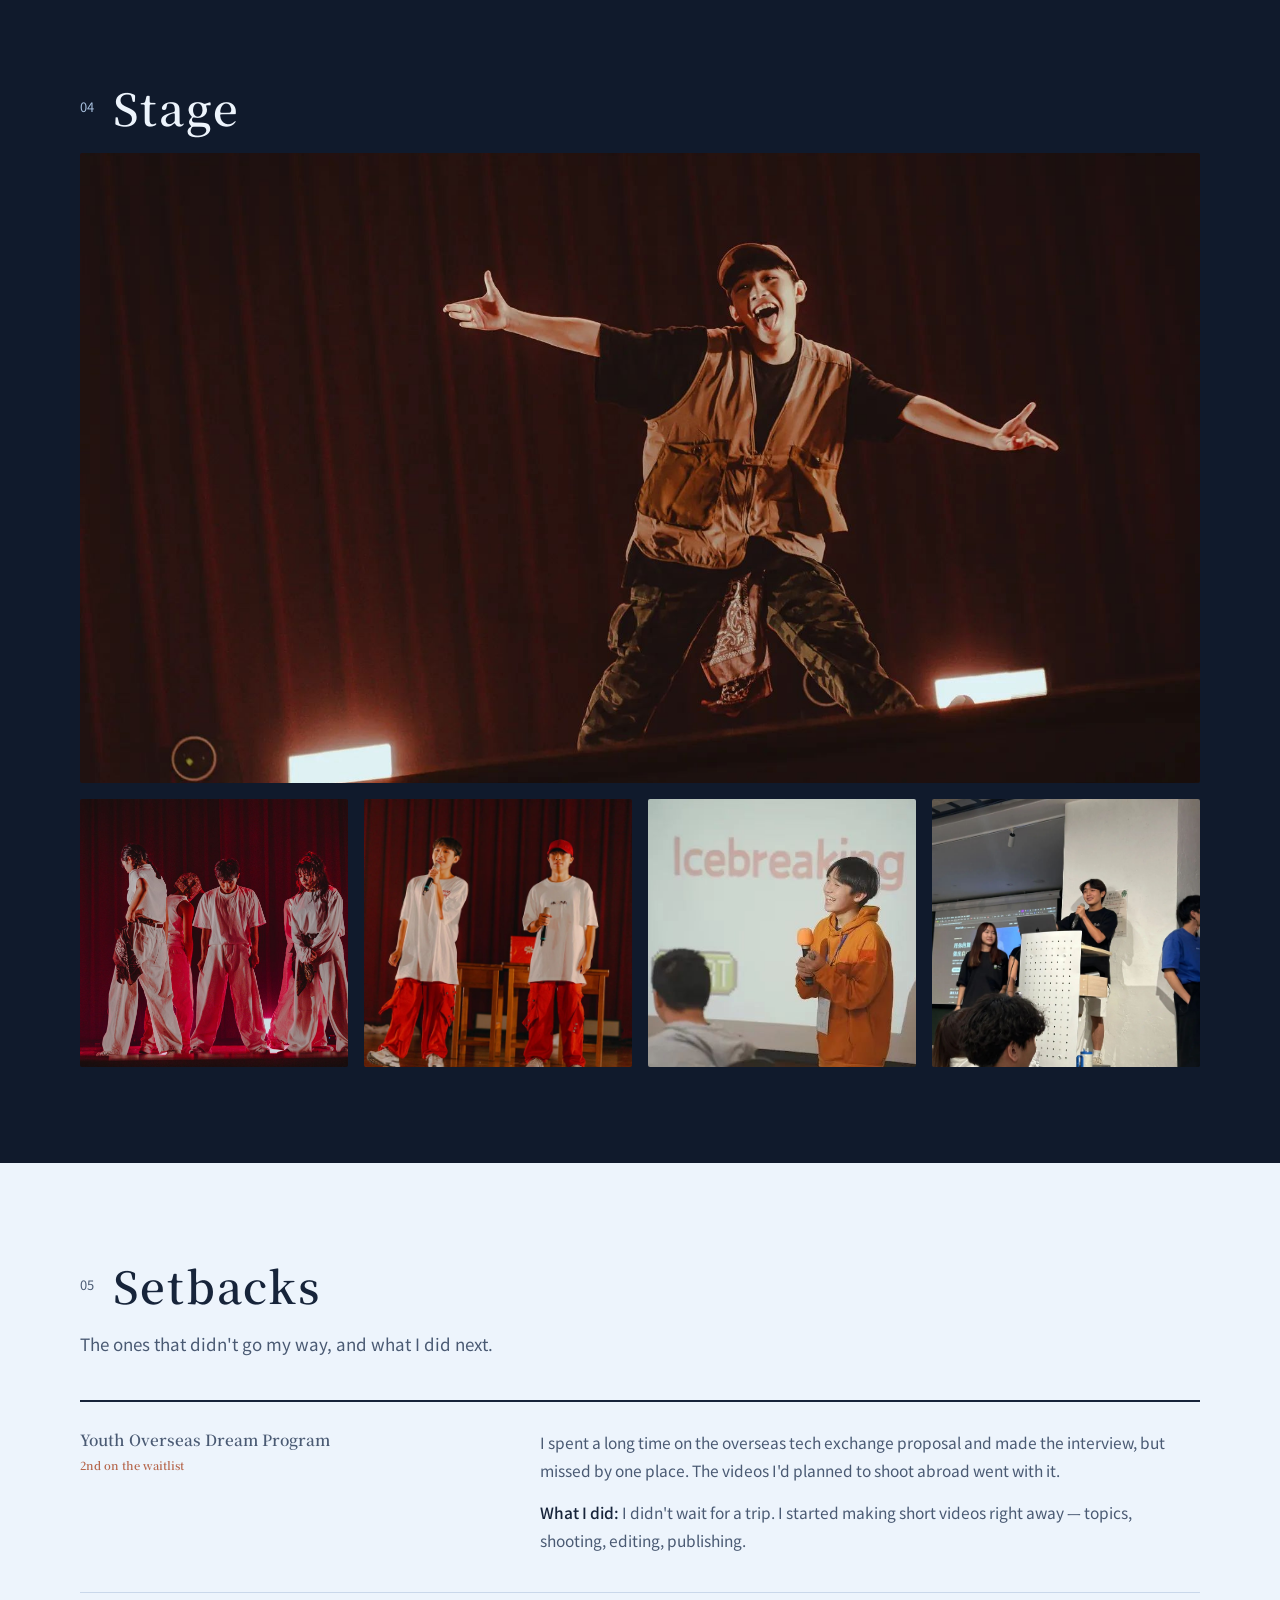
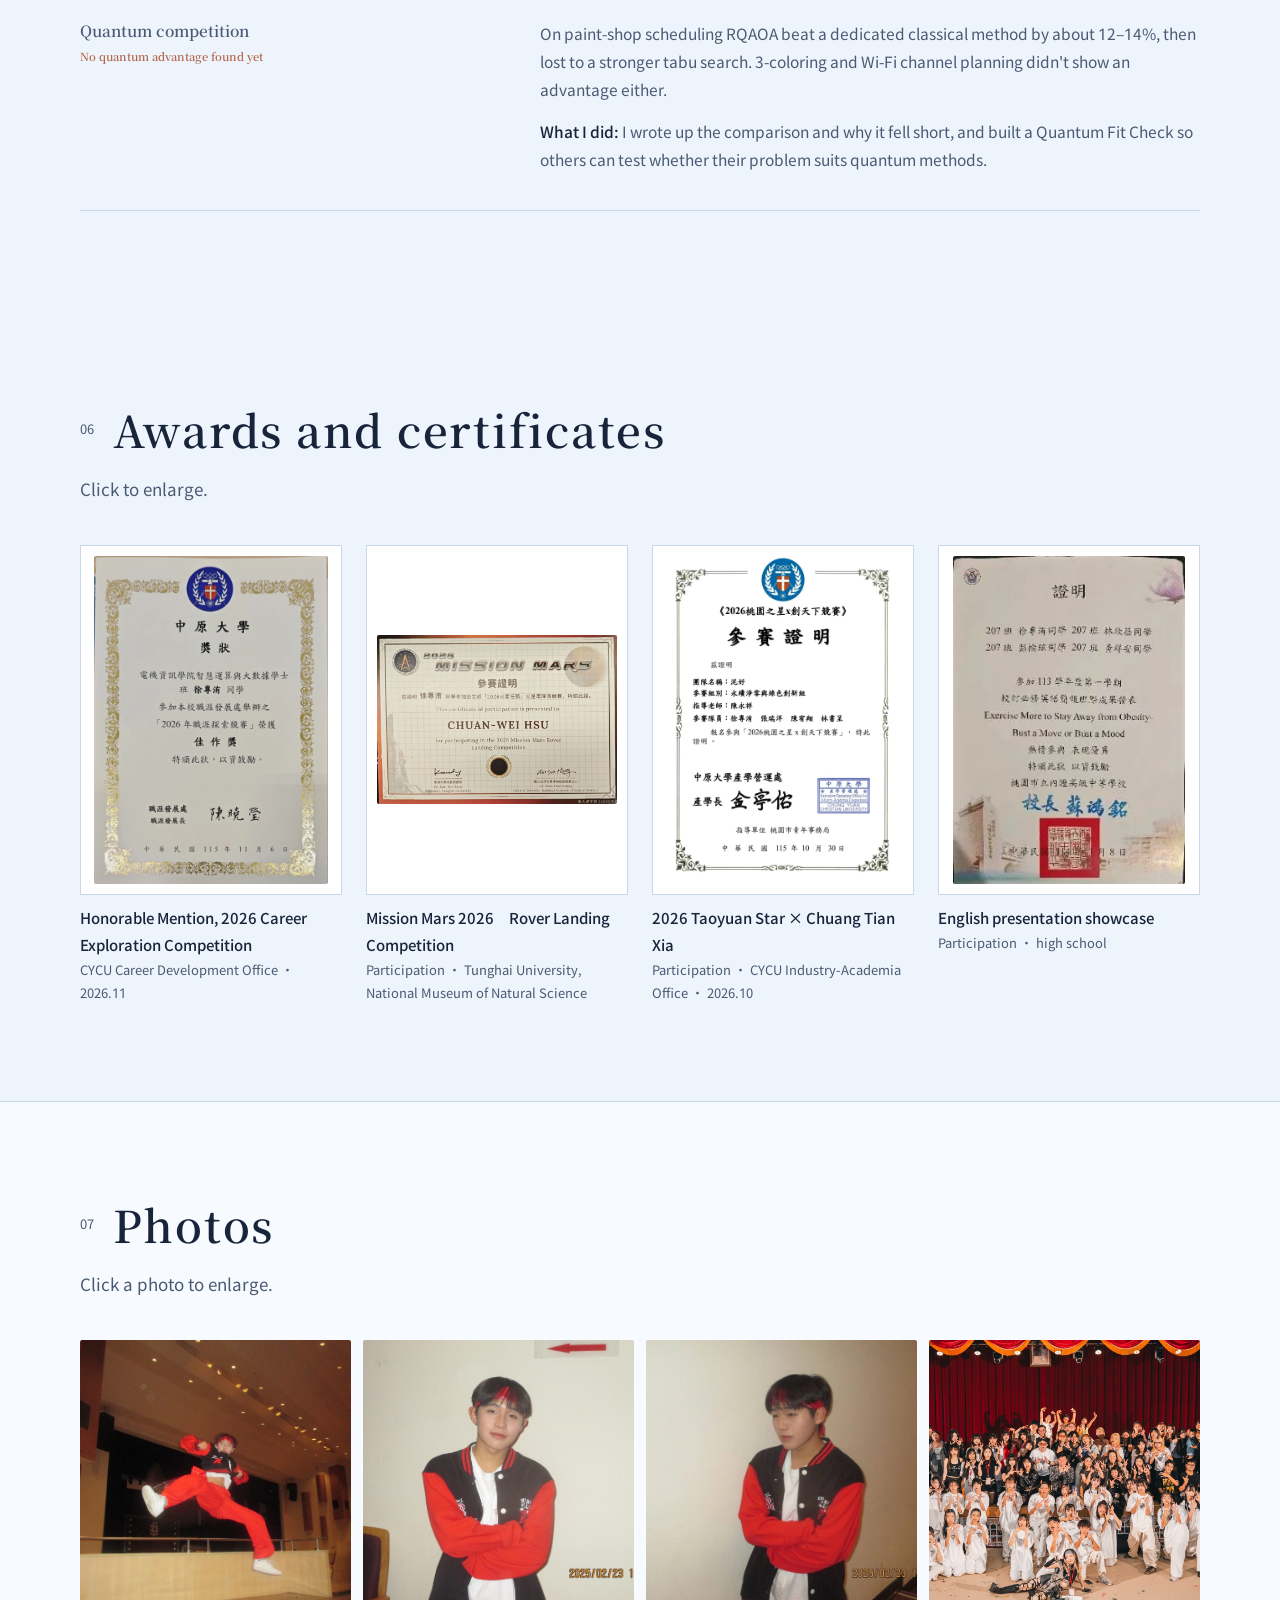
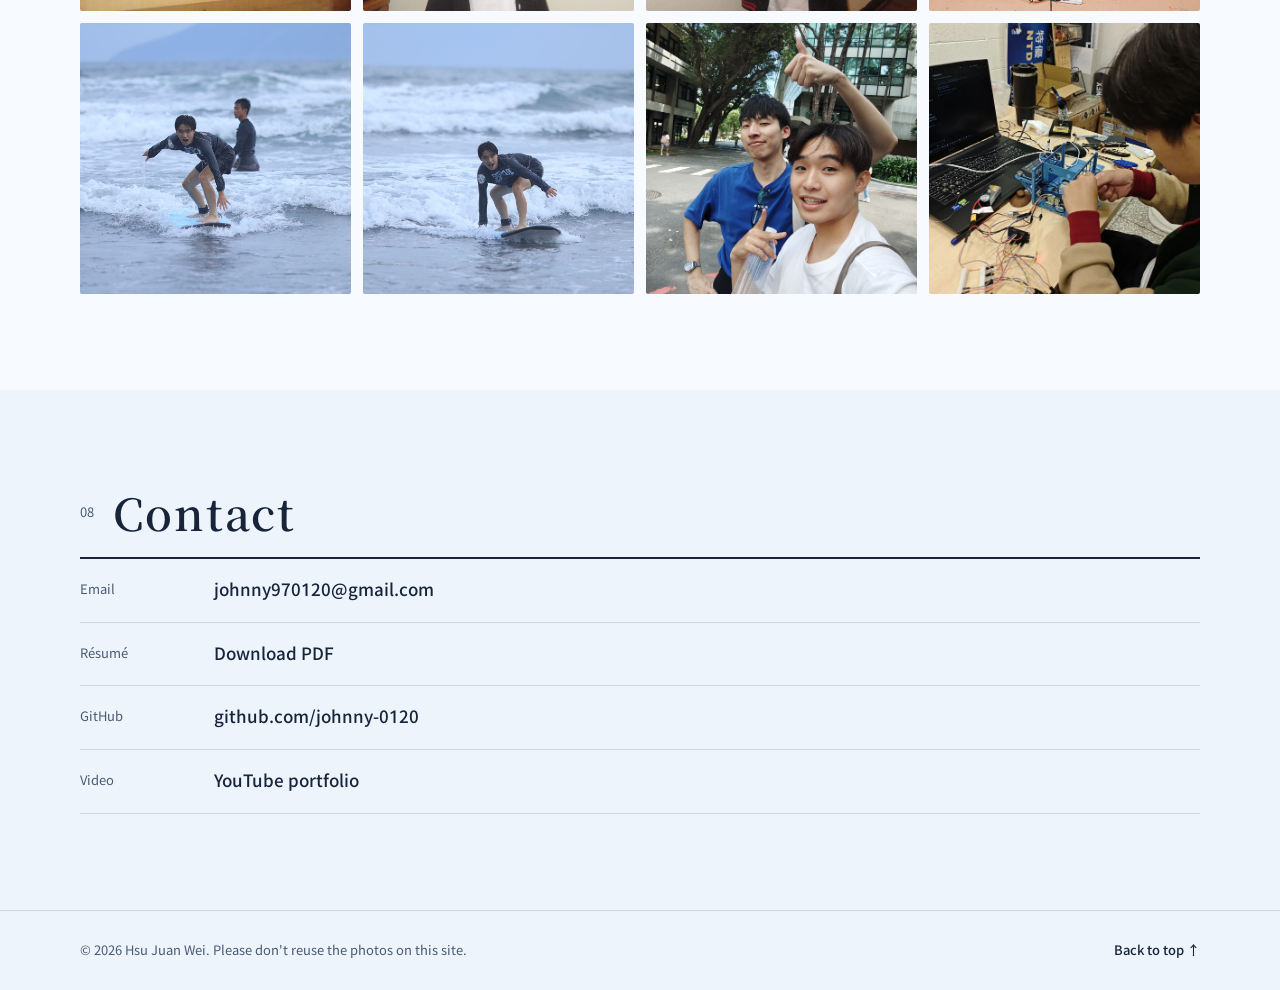
<file: en/index.html>
<!doctype html>
<html lang="en">
<head>
<meta charset="utf-8">
<meta name="viewport" content="width=device-width, initial-scale=1">
<title>Hsu Juan Wei (Johnny)</title>
<meta name="description" content="Hsu Juan Wei (Johnny), Intelligent Computing and Big Data at Chung Yuan Christian University, minor in Electrical Engineering. I build software and hardware, dance, and host events. What worked, what's in progress, and what didn't are all here.">
<meta property="og:title" content="Hsu Juan Wei (Johnny)">
<meta property="og:description" content="Code, hardware, dance, and hosting.">
<meta property="og:image" content="https://johnny-0120.github.io/img/share-en.jpg">
<meta property="og:url" content="https://johnny-0120.github.io/en/">
<meta property="og:type" content="website">
<meta name="twitter:card" content="summary_large_image">
<link rel="icon" href="data:image/svg+xml,<svg xmlns='http://www.w3.org/2000/svg' viewBox='0 0 64 64'><rect width='64' height='64' rx='14' fill='%2317243A'/><text x='32' y='44' font-size='34' text-anchor='middle' fill='%23EDF4FC' font-family='serif'>洧</text></svg>">
<link rel="preload" href="../fonts/wan-sb.woff2" as="font" type="font/woff2" crossorigin>
<script>try{var t=localStorage.getItem("theme");if(t==="dark"||t==="light")document.documentElement.setAttribute("data-theme",t)}catch(e){}</script>
<link rel="alternate" hreflang="zh-Hant" href="https://johnny-0120.github.io/">
<link rel="alternate" hreflang="en" href="https://johnny-0120.github.io/en/">
<link rel="stylesheet" href="../style.css?v=41">
</head>
<body>

<header class="bar">
  <a class="bar-name" href="#top">Hsu Juan Wei</a>
  <nav class="bar-nav" id="nav" aria-label="Main menu">
    <a href="#quick">About</a>
    <a href="#timeline">Experience</a>
    <a href="#works">Projects</a>
    <a href="#stage">Stage</a>
    <a href="#misses">Setbacks</a>
    <a href="#certs">Awards</a>
    <a href="#gallery">Photos</a>
    <a href="#contact">Contact</a>
  </nav>
  <div class="bar-right">
    <a class="lang-btn" href="../" hreflang="zh-Hant" lang="zh-Hant" aria-label="中文版">中文</a>
    <button class="theme-btn" type="button" aria-label="Switch dark / light mode"><span class="ico"></span><span class="lbl">Dark</span></button>
    <button class="menu-btn" aria-expanded="false" aria-controls="nav">Menu</button>
  </div>
</header>

<main id="top">

<section class="hero stage lamp-off" aria-label="Cover: the stage">
  <img class="st-photo st-dark" src="../img/stage-solo.jpg" alt="">
  <div class="st-lit" aria-hidden="true"><img class="st-photo" src="../img/stage-solo.jpg" alt=""></div>
  <svg class="st-beam" aria-hidden="true"><defs><linearGradient id="beamG" x1="0" y1="0" x2="0" y2="1"><stop offset="0" stop-color="#fff" stop-opacity=".0"/><stop offset="1" stop-color="#fff" stop-opacity=".16"/></linearGradient></defs><polygon fill="url(#beamG)"/></svg>
  <div class="st-shade"></div>
  <div class="program">
    <p class="pg-label">Program</p>
    <h1><span class="pg-hi">Hi, I'm</span><span class="name">Hsu Juan Wei</span></h1>
    <p class="pg-en">徐專洧 · Johnny　·　Intelligent Computing and Big Data, Chung Yuan Christian University　·　Minor in Electrical Engineering</p>
    <p class="pg-sub">Tonight's program　hover to light it up, click for details</p>
    <ol class="pg-list">
      <li><button type="button" class="pg-item" data-img="../img/mars-rover.jpg" data-target="#x-mars" data-page="projects/mars.html"><img class="pg-thumb" src="../img/mars-rover.jpg" alt="" loading="lazy"><i>01</i><span class="pg-t">Mars landing rover<small>Our own ESP32 flight controller + camera landing</small></span><em>Hardware</em></button></li>
      <li><button type="button" class="pg-item" data-img="../img/wordmemo-dark.jpg?v=3" data-target="#x-wordmemo" data-page="projects/wordmemo.html"><img class="pg-thumb" src="../img/wordmemo-dark.jpg?v=3" alt="" loading="lazy"><i>02</i><span class="pg-t">WordMemo<small>In progress, for my tutoring students</small></span><em>Software</em></button></li>
      <li><button type="button" class="pg-item" data-img="../img/radar-dark.jpg?v=3" data-target="#x-radar" data-page="projects/radar.html"><img class="pg-thumb" src="../img/radar-dark.jpg?v=3" alt="" loading="lazy"><i>03</i><span class="pg-t">CYCU Opportunity Radar<small>Sorts 16 campus sources every day</small></span><em>Software</em></button></li>
      <li><button type="button" class="pg-item" data-img="../img/reel-ratchet.jpg" data-target="#x-winch" data-page="projects/winch.html"><img class="pg-thumb" src="../img/reel-ratchet.jpg" alt="" loading="lazy"><i>04</i><span class="pg-t">Cable winch<small>My own ratchet and gears</small></span><em>Hardware</em></button></li>
      <li><button type="button" class="pg-item" data-img="../img/esp32-car.jpg" data-target="#x-esp32"><img class="pg-thumb" src="../img/esp32-car.jpg" alt="" loading="lazy"><i>05</i><span class="pg-t">ESP32 obstacle-avoiding car<small>Wireless control, ultrasonic avoidance</small></span><em>Hardware</em></button></li>
      <li><button type="button" class="pg-item" data-img="../img/dance-group.jpg" data-target="#x-dance"><img class="pg-thumb" src="../img/dance-group.jpg" alt="" loading="lazy"><i>06</i><span class="pg-t">Dance club showcase<small>Lost the venue, found another, show went on</small></span><em>Stage</em></button></li>
    </ol>
    <p class="pg-lede">I start from problems I run into myself, and turn ideas into things you can see and use</p>
    <p class="pg-cv"><a href="../resume/hsu-juan-wei-resume-en.pdf" target="_blank" rel="noopener">Download résumé (PDF) ↓</a></p>
    <div class="cue-line" aria-live="polite">
      <p class="cue-hint"><b>CUE <span class="got">00</span> / <span class="total">00</span></b>Move the spotlight. When it lands on something, click it</p>
    </div>
  </div>
  <div class="props" role="group" aria-label="Experience on stage"></div>
</section>

<!-- QUICK -->
<section class="quick" id="quick">
  <h2 class="sec-title"><span>01</span>Me in thirty seconds</h2>
  <div class="quick-grid">
    <article>
      <h3>Building</h3>
      <p>I kept forgetting vocabulary, so I wrote WordMemo. Competition and scholarship notices at school were scattered everywhere, so I built CYCU Opportunity Radar. On the hardware side: an ESP32 car and 3D printing.</p>
    </article>
    <article>
      <h3>Dance</h3>
      <p>Events and teaching officer of my high school dance club. I taught choreography and ran the annual showcase — when our venue fell through, I found a new one and the show went ahead.</p>
    </article>
    <article>
      <h3>On stage</h3>
      <p>Hosted an exchange event for a visiting Danish school, entirely in English. Now class representative and a NUVA Campus Ambassador.</p>
    </article>
    <article>
      <h3>Video</h3>
      <p>Edited videos for graduation and club fairs, and make my own short videos.</p>
    </article>
  </div>
  <dl class="facts">
    <div><dt>Now</dt><dd>First year, Intelligent Computing and Big Data, College of EECS, Chung Yuan Christian University; minor in Electrical Engineering</dd></div>
    <div><dt>Code</dt><dd>Python, JavaScript, APIs, n8n, Cloudflare</dd></div>
    <div><dt>Hardware / video</dt><dd>ESP32, Fusion 360, 3D printing, Premiere, CapCut</dd></div>
    <div><dt>English</dt><dd>Duolingo English Test 105; 13/15 on the national college entrance exam (English)</dd></div>
  </dl>
</section>

<!-- TIMELINE -->
<section class="timeline" id="timeline">
  <h2 class="sec-title"><span>02</span>Experience</h2>
  <p class="sec-note">Newest first. Click any item to open it.<span class="st st-done">Done</span><span class="st st-now">Ongoing</span><span class="st st-fail">Didn't work out</span></p>

  <div class="filters" role="group" aria-label="Filter experience">
    <button class="on" data-f="all">All</button>
    <button data-f="build">Building</button>
    <button data-f="stage">Stage & events</button>
    <button data-f="contest">Competitions & applications</button>
  </div>

  <ol class="tl">
    <li class="tl-year">Fall 2026　Chung Yuan Christian University</li>

    <li id="x-tdtu" data-shape="plane" data-short="TDTU exchange" data-c="stage"><details><summary>
      <div class="meta"><time>2026.11</time><span class="st st-now">Ongoing</span></div>
      <span class="thumb none"></span>
      <div><h3>International exchange, Ton Duc Thang University (Vietnam)</h3><p>Selected for my program's overseas visit to Ho Chi Minh City.</p></div></summary>
      <div class="more">
        <p>I applied with my image-recognition project and video editing work, and was selected for the program's overseas visit.</p>
        <p>I'll cut the trip into a video for my YouTube portfolio.</p>
      </div>
    </details></li>

    <li id="x-career" data-shape="star" data-short="Career award" data-c="contest"><details><summary>
      <div class="meta"><time>2026.11</time><span class="st st-done">Done</span></div>
      <img class="thumb" src="../img/cert-career.jpg" alt="" loading="lazy">
      <div><h3>Honorable Mention, 2026 Career Exploration Competition</h3><p>Hosted by the CYCU Career Development Office.</p></div></summary>
      <div class="more">
        <div class="more-photos"><img src="../img/cert-career.jpg" alt="Honorable Mention certificate, 2026 Career Exploration Competition" loading="lazy"></div>
      </div>
    </details></li>

    <li id="x-mars" data-shape="planet" data-short="Mars lander" data-c="contest build"><details><summary>
      <div class="meta"><time>2026.11</time><span class="st st-done">Done</span></div>
      <img class="thumb" src="../img/mars-rover.jpg" alt="" loading="lazy">
      <div><h3>Mission Mars 2026　Rover Landing Competition</h3><p>Hosted by Tunghai University and the National Museum of Natural Science. We built a lander from scratch and finished the competition.</p></div></summary>
      <div class="more">
        <p class="work-links"><a class="deep-link" href="projects/mars.html">Full story →</a></p>
        <p>A 3D-printed blue frame. The flight controller is our own quadcopter firmware on an ESP32, plus an ESP32 camera that reads an AprilTag on the ground so the craft finds its landing spot by itself.</p>
        <p>I designed the flight controller, the camera system and the mechanism; a classmate made the parachute. We took it from nothing to finishing on the competition floor.</p>
        <div class="more-photos">
          <img src="../img/mars-rover.jpg" alt="The finished lander" loading="lazy">
          <img src="../img/mars-field.jpg" alt="The lander on the competition floor" loading="lazy">
          <img src="../img/mars-build.jpg" alt="Assembling the frame" loading="lazy">
          <img src="../img/mars-day.jpg" alt="Fixing it at the side of the course on competition day" loading="lazy">
          <img src="../img/mars-team.jpg" alt="Team wiring around a laptop" loading="lazy">
          <img src="../img/cert-mars.jpg" alt="Mission Mars 2026 certificate of participation" loading="lazy">
        </div>
      </div>
    </details></li>

    <li id="x-quantum" data-shape="atom" data-short="Quantum research" data-c="contest build"><details><summary>
      <div class="meta"><time>2026.11</time><span class="st st-now">Ongoing</span></div>
      <span class="thumb none"></span>
      <div><h3>National Intelligent Computing & Quantum Information Competition</h3><p>Compared the quantum algorithm RQAOA with classical methods on 116 problem instances. The research is public on GitHub.</p></div></summary>
      <div class="more">
        <p>I wanted to know whether RQAOA can actually beat ordinary computers on real scheduling problems. I tested paint-shop color changes, MAX-k-CUT, 3-coloring and Wi-Fi channel planning — 116 instances in total.</p>
        <p>On paint-shop scheduling, RQAOA beat a dedicated classical method by about 12–14%, but lost to a stronger tabu search. I wrote up why it lost as a failure analysis.</p>
        <p>I also built a Quantum Fit Check that compares quantum and classical methods head-to-head on small business datasets. Both projects are public on GitHub.</p>
        <p class="work-links"><a href="https://github.com/johnny-0120/rqaoa-applications" target="_blank" rel="noopener">RQAOA research ↗</a><a href="https://github.com/johnny-0120/quantum-fit-check" target="_blank" rel="noopener">Quantum Fit Check ↗</a></p>
      </div>
    </details></li>

    <li id="x-trc" data-shape="gear" data-short="TRC robot" data-c="contest build"><details><summary>
      <div class="meta"><time>2026.11</time><span class="st st-now">Ongoing</span></div>
      <img class="thumb" src="../img/trc-xy.jpg" alt="" loading="lazy">
      <div><h3>Taiwan Robot Competition　XY balance module</h3><p>Team Salamander. I lead the mechanical concept and build. We're confirmed as finalists.</p></div></summary>
      <div class="more">
        <p class="work-links"><a class="deep-link" href="projects/trc.html">Full story →</a></p>
        <p>A counterweight module for warehouse robots. Factories stack loads high, so robots can tip over when they turn, brake or get bumped — most sites just slow them down.</p>
        <p>Load cells at the four corners measure force and work out which way the load is about to tip. Belts on the X and Y axes then move a counterweight to compensate. Each axis runs four 775 motors in sync, and the weight moves on PID plus S-curve control so it doesn't shake the robot.</p>
        <p>Initial simulation in our 8-page technical report: with the module installed, the static tipping threshold rises by about 11–12%. We're confirmed as finalists and are about to start building it.</p>
        <div class="more-photos">
          <img src="../img/trc-xy.jpg" alt="XY balance module, 3D view" loading="lazy">
          <img src="../img/trc-xy-top.jpg" alt="XY balance module, top view" loading="lazy">
          <img src="../img/trc-xy-side.jpg" alt="XY balance module, side view" loading="lazy">
        </div>
      </div>
    </details></li>

    <li id="x-wordmemo" data-shape="book" data-short="WordMemo" data-c="build"><details><summary>
      <div class="meta"><time>2026.11</time><span class="st st-now">In progress</span></div>
      <img class="thumb" src="../img/wordmemo.jpg?v=3" data-dark="../img/wordmemo-dark.jpg?v=3" alt="" loading="lazy">
      <div><h3>WordMemo</h3><p>A full rewrite of my high school vocabulary site, adding a placement test and a teacher side. Still in progress — it's for my tutoring students.</p></div></summary>
      <div class="more">
        <p class="work-links"><a class="deep-link" href="projects/wordmemo.html">Full story →</a></p>
        <p>It covers the official 6,000-word high school list. Students can learn, review, spell, and get AI feedback on sentences and essays; teachers can set up classes, assign quizzes and see results. You can try it without signing in.</p>
        <p class="work-links"><a href="https://wordmemo.johnny970120.workers.dev/about" target="_blank" rel="noopener">About ↗</a><a href="https://wordmemo.johnny970120.workers.dev" target="_blank" rel="noopener">Try it ↗</a></p>
        <div class="more-photos"><img src="../img/wordmemo.jpg?v=3" data-dark="../img/wordmemo-dark.jpg?v=3" alt="WordMemo home page" loading="lazy"></div>
      </div>
    </details></li>

    <li id="x-radar" data-shape="radar" data-short="Opportunity Radar" data-c="build"><details><summary>
      <div class="meta"><time>2026.10</time><span class="st st-now">Ongoing</span></div>
      <img class="thumb" src="../img/radar.jpg?v=3" data-dark="../img/radar-dark.jpg?v=3" alt="" loading="lazy">
      <div><h3>CYCU Opportunity Radar</h3><p>Collects notices from 16 public school sources every day into a searchable site. Still in progress and not promoted yet.</p></div></summary>
      <div class="more">
        <p class="work-links"><a class="deep-link" href="projects/radar.html">Full story →</a></p>
        <p>Competitions, internships, scholarships, exchanges and talks. There's a deadline calendar, bookmarks and alerts, and you can tell an AI what you're into and let it pick from the notices.</p>
        <p>Built with TypeScript, React, Cloudflare D1 and Google sign-in, and installable as a phone app (PWA) with push notifications. In late October I moved the whole thing to Cloudflare, along with 5,000+ records.</p>
        <p class="work-links"><a href="https://cycu-radar-app.johnny970120.workers.dev" target="_blank" rel="noopener">Open the site ↗</a></p>
        <div class="more-photos"><img src="../img/radar.jpg?v=3" data-dark="../img/radar-dark.jpg?v=3" alt="CYCU Opportunity Radar home page" loading="lazy"><img src="../img/radar-calendar.jpg" alt="Deadline calendar" loading="lazy"><img src="../img/radar-ai.jpg" alt="Ask AI" loading="lazy"><img src="../img/radar-mobile.jpg" alt="Home page on a phone" loading="lazy"></div>
      </div>
    </details></li>

    <li id="x-nuva" data-shape="bulb" data-short="NUVA ambassador" data-c="build stage"><details><summary>
      <div class="meta"><time>2026.10</time><span class="st st-now">Ongoing</span></div>
      <img class="thumb" src="../img/nuva-stage.jpg" alt="" loading="lazy">
      <div><h3>NUVA Campus Ambassador</h3><p>My first project was LINE Work Elf, which connects LINE and AI through n8n.</p></div></summary>
      <div class="more">
        <p>It turns work chats in a group into key points, things to reply to, and next steps, shown on each person's own summary page. It also connects to Google Calendar.</p>
        <p class="work-links"><a href="https://johnny-0120.github.io/line-work-elf/" target="_blank" rel="noopener">LINE Work Elf ↗</a></p>
        <div class="more-photos">
          <img src="../img/nuva-stage.jpg" alt="Speaking at a NUVA event" loading="lazy">
          <img src="../img/line-elf.jpg?v=3" data-dark="../img/line-elf-dark.jpg?v=3" alt="LINE Work Elf page" loading="lazy">
        </div>
      </div>
    </details></li>

    <li id="x-council" data-shape="flag" data-short="Student Assoc." data-c="stage"><details><summary>
      <div class="meta"><time>2026.10</time><span class="st st-now">Ongoing</span></div>
      <span class="thumb none"></span>
      <div><h3>CYCU Student Association　Public Relations</h3><p>PR team member, currently deputy coordinator for an inter-school exchange event.</p></div></summary>
      <div class="more">
        <p>The exchange is run jointly by several universities. I work on the proposal and venue seating, and put together discount tags for 48 partner shops.</p>
      </div>
    </details></li>

    <li id="x-winch" data-shape="gear" data-short="Cable winch" data-c="build"><details><summary>
      <div class="meta"><time>2026.10</time><span class="st st-now">Ongoing</span></div>
      <img class="thumb" src="../img/reel-mk4.jpg" alt="" loading="lazy">
      <div><h3>Cable winch</h3><p>I led the mechanism, iterating in Fusion 360 and finally designing my own ratchet and gears. It's printed; only the final wiring is left.</p></div></summary>
      <div class="more">
        <p class="work-links"><a class="deep-link" href="projects/winch.html">Full story →</a></p>
        <p>Every version changed the layout and part sizes, and an ESP32-C3 adds phone control. The store-bought winch wouldn't stop by itself, so I designed a ratchet and gears to replace it: a ratchet wheel beside the drum and a pawl that locks it in place. The parts are printed; only the final wiring is left.</p>
        <div class="more-photos">
          <img src="../img/reel-mk4.jpg" alt="Winch, full mechanism" loading="lazy">
          <img src="../img/reel-ratchet.jpg" alt="My ratchet and drum design" loading="lazy">
          <img src="../img/reel-drum-mk4.jpg" alt="Drum and cable exit" loading="lazy">
        </div>
      </div>
    </details></li>

    <li id="x-defense" data-shape="eye" data-short="Defense AI" data-c="contest"><details><summary>
      <div class="meta"><time>2026.10</time><span class="st st-now">Ongoing</span></div>
      <img class="thumb" src="../img/defense-ai.jpg?v=2" alt="" loading="lazy">
      <div><h3>Defense AI Image Recognition Competition</h3><p>"Rebuilding the Ground: from image recognition to rapid assessment." I was team captain, working with upperclassmen.</p></div></summary>
      <div class="more">
        <p>In a conflict, runways are often hit first, and the faster they're repaired the sooner aircraft can fly. Our plan has four steps: drones photograph the runway; YOLO finds the craters (trained with potholes as negative examples to avoid false alarms); 3D Gaussian Splatting rebuilds a model to estimate crater volume; and AI estimates materials and crew and orders the repairs.</p>
        <p>We validate it on runway damage simulated in Blender. Advised by Prof. Chen (陳永祥); submitted in October.</p>
        <div class="more-photos">
          <img src="../img/defense-ai.jpg?v=2" alt="Presentation cover" loading="lazy">
          <img src="../img/defense-yolo.jpg?v=2" alt="Teaching YOLO to tell craters apart" loading="lazy">
          <img src="../img/defense-blender.jpg?v=2" alt="Simulating runway damage in Blender" loading="lazy">
        </div>
      </div>
    </details></li>

    <li id="x-ctx" data-shape="bulb" data-short="Taoyuan Star" data-c="contest"><details><summary>
      <div class="meta"><time>2026.10</time><span class="st st-done">Done</span></div>
      <img class="thumb" src="../img/cert-chuangtianxia.jpg" alt="" loading="lazy">
      <div><h3>Taoyuan Star × Chuang Tian Xia Competition: "Rebuilding the Ground"</h3><p>Team Ni Hao, Net-Zero & Green Innovation track.</p></div></summary>
      <div class="more">
        <p>Road repair analysis using image recognition, advised by Prof. Chen (陳永祥).</p>
        <div class="more-photos"><img src="../img/cert-chuangtianxia.jpg" alt="Certificate of participation, 2026 Taoyuan Star × Chuang Tian Xia" loading="lazy"></div>
      </div>
    </details></li>

    <li class="tl-year">Before 2026　Neili High School</li>

    <li id="x-esp32" data-shape="gear" data-short="ESP32 car" data-c="build"><details><summary>
      <div class="meta"><time>2026.03</time><span class="st st-done">Done</span></div>
      <img class="thumb" src="../img/esp32-car.jpg" alt="" loading="lazy">
      <div><h3>ESP32 companion car</h3><p>Wireless remote control, and it steers around obstacles on its own.</p></div></summary>
      <div class="more">
        <p>I did everything myself: choosing parts, wiring, motor direction, frame layout and power. Control runs over ESP-NOW, and an ultrasonic sensor up front lets it avoid obstacles.</p>
        <p>Plenty went wrong along the way: I wired a motor backwards so one side drove forward and the other in reverse, and I underestimated the space for cables and had to rework the switch mount and frame.</p>
        <div class="more-photos"><img src="../img/esp32-car.jpg" alt="ESP32 car" loading="lazy"></div>
      </div>
    </details></li>

    <li id="x-print3d" data-shape="gear" data-short="3D printing" data-c="build"><details><summary>
      <div class="meta"><time>2026.03</time><span class="st st-done">Done</span></div>
      <img class="thumb" src="../img/fusion.jpg" alt="" loading="lazy">
      <div><h3>Fusion 360 modeling and 3D printing</h3><p>A card box and a stationery box.</p></div></summary>
      <div class="more">
        <p>Printed on my own printer. It's not just pressing print: you have to model it right, keep the room warm enough to stop warping, and measure and reprint when the dimensions are off.</p>
        <div class="more-photos">
          <img src="../img/fusion.jpg" alt="Fusion 360 model" loading="lazy">
          <img src="../img/print-cardbox.jpg" alt="Red and white card box" loading="lazy">
          <img src="../img/print-box.jpg" alt="Stationery box" loading="lazy">
        </div>
      </div>
    </details></li>

    <li id="x-vocab" data-shape="book" data-short="Vocab & chess" data-c="build"><details><summary>
      <div class="meta"><time>2026.03</time><span class="st st-done">Done</span></div>
      <img class="thumb" src="../img/chess.jpg?v=3" data-dark="../img/chess-dark.jpg?v=3" alt="" loading="lazy">
      <div><h3>AI vocabulary site and chess review tool</h3><p>The vocabulary site was the first version of WordMemo.</p></div></summary>
      <div class="more">
        <p>It combined memory techniques, spaced repetition and AI sentence feedback to fix my own trouble studying English. I later rewrote it as WordMemo.</p>
        <p>The chess tool reads PGN files, grades every move and shows the best move where you went wrong. Around the same time I also built a web ordering system.</p>
        <div class="more-photos"><img src="../img/chess.jpg?v=3" data-dark="../img/chess-dark.jpg?v=3" alt="Chess review tool" loading="lazy"></div>
      </div>
    </details></li>

    <li id="x-switch" data-shape="pencil" data-short="Humanities → science" data-c="contest"><details><summary>
      <div class="meta"><time>2026.01</time><span class="st st-done">Done</span></div>
      <img class="thumb" src="../img/essay.jpg" alt="" loading="lazy">
      <div><h3>Switched from humanities to science; 13/15 in English</h3><p>I chose the humanities track in grade 11, then decided to sit the science exams, teaching myself physics and chemistry.</p></div></summary>
      <div class="more">
        <p>Humanities taught me to look at technology through markets and needs, but I wanted to solve problems with my own hands, so I switched. I caught up in physics and chemistry with online lessons and a lot of practice problems.</p>
        <p>For English, I wrote an essay every day for 30 days before the exam and scored 13/15 (top tier). I also read in English and practiced for the SAT on my own, scoring 1200 on a mock test.</p>
        <div class="more-photos"><img src="../img/essay.jpg" alt="30 days of handwritten English essays" loading="lazy"></div>
      </div>
    </details></li>

    <li id="x-youth" data-shape="plane" data-short="Overseas program" data-c="contest"><details><summary>
      <div class="meta"><time>2026</time><span class="st st-fail">Didn't work out</span></div>
      <img class="thumb" src="../img/yb-who.jpg" alt="" loading="lazy">
      <div><h3>Youth Overseas Dream Program</h3><p>Overseas track. Reached the interview and was 2nd on the waitlist.</p></div></summary>
      <div class="more">
        <p>My proposal, "Silicon Valley Guide: Google Dream Navigator," planned visits to Google to study AGV systems, and to UCLA's RoMeLa and URIL labs for robotics and computer vision.</p>
        <p>I gave the interview presentation in English: how I moved from humanities to engineering, the vocabulary site and the ESP32 car, and a promise to upgrade the car into a small AGV with vision and a robotic arm. Final result: 2nd on the waitlist.</p>
        <div class="more-photos">
          <img src="../img/yb-who.jpg" alt="Interview deck: Who I Am" loading="lazy">
          <img src="../img/yb-built.jpg" alt="Interview deck: What I've Built" loading="lazy">
        </div>
      </div>
    </details></li>

    <li id="x-video" data-shape="play" data-short="Video" data-c="build"><details><summary>
      <div class="meta"><time>Since high school</time><span class="st st-done">Done</span></div>
      <img class="thumb" src="../img/yt-w2h5t9zdEAc.jpg" alt="" loading="lazy">
      <div><h3>Video production and editing</h3><p>Graduation, travel and interview shorts — 7 videos in the portfolio.</p></div></summary>
      <div class="more">
        <p>I've edited event videos for graduation and club fairs, and make my own shorts — picking topics, shooting, editing and writing titles. Click a video below to watch.</p>
        <div class="vid-grid">
          <a class="vid" href="https://www.youtube.com/watch?v=w2h5t9zdEAc" target="_blank" rel="noopener"><img src="../img/yt-w2h5t9zdEAc.jpg" alt="" loading="lazy"><span>On graduation day, we went to the beach</span></a>
          <a class="vid" href="https://www.youtube.com/watch?v=W24E0Ps_Nf8" target="_blank" rel="noopener"><img src="../img/yt-W24E0Ps_Nf8.jpg" alt="" loading="lazy"><span>NCCU graduation</span></a>
          <a class="vid" href="https://www.youtube.com/watch?v=N1ZxM1B83Xg" target="_blank" rel="noopener"><img src="../img/yt-N1ZxM1B83Xg.jpg" alt="" loading="lazy"><span>Paris × NCCU</span></a>
          <a class="vid" href="https://www.youtube.com/watch?v=n52Uzqu51m0" target="_blank" rel="noopener"><img src="../img/yt-n52Uzqu51m0.jpg" alt="" loading="lazy"><span>Paris × NCCU short 1</span></a>
          <a class="vid" href="https://www.youtube.com/watch?v=tzZiQ7RIX2o" target="_blank" rel="noopener"><img src="../img/yt-tzZiQ7RIX2o.jpg" alt="" loading="lazy"><span>Paris × NCCU short 2</span></a>
          <a class="vid" href="https://www.youtube.com/watch?v=Zktkhut0Yh8" target="_blank" rel="noopener"><img src="../img/yt-Zktkhut0Yh8.jpg" alt="" loading="lazy"><span>Do Thai hotels fold towels for a 100-baht tip?</span></a>
          <a class="vid" href="https://www.youtube.com/watch?v=po1tuYKZ-W0" target="_blank" rel="noopener"><img src="../img/yt-po1tuYKZ-W0.jpg" alt="" loading="lazy"><span>Self-directed learning talk</span></a>
        </div>
        <p class="work-links"><a href="https://www.youtube.com/playlist?list=PLNdr0lbFCzFA" target="_blank" rel="noopener">Full portfolio ↗</a></p>
      </div>
    </details></li>

    <li id="x-dance" data-shape="note" data-short="Dance club" data-c="stage"><details><summary>
      <div class="meta"><time>High school</time><span class="st st-done">Done</span></div>
      <img class="thumb" src="../img/dance-solo.jpg" alt="" loading="lazy">
      <div><h3>Dance club　Events and teaching officer</h3><p>Taught dance, ran the showcase, booked venues.</p></div></summary>
      <div class="more">
        <p>In grade 11 I practiced six days a week, with only Sundays off, while also teaching.</p>
        <p>For the showcase I handled the proposal, lighting and sound, and the venue layout. The venue we'd booked was suddenly given to another group and the show nearly fell through. I went from office to office, found a new venue on short notice, and the show went on.</p>
        <div class="more-photos">
          <img src="../img/dance-solo.jpg" alt="Solo on stage" loading="lazy">
          <img src="../img/dance-group.jpg" alt="Group number" loading="lazy">
          <img src="../img/dance-duo.jpg" alt="Hosting between acts" loading="lazy">
        </div>
      </div>
    </details></li>

    <li id="x-denmark" data-shape="bubble" data-short="Danish exchange host" data-c="stage"><details><summary>
      <div class="meta"><time>High school</time><span class="st st-done">Done</span></div>
      <img class="thumb" src="../img/host-denmark.jpg" alt="" loading="lazy">
      <div><h3>English hosting and presentation</h3><p>English host for a Danish delegation exchange, and my class's representative at the English presentation showcase.</p></div></summary>
      <div class="more">
        <p>March 2024, co-hosted in English with my classmate William. After the opening we ran a Treasure Hunt: a photo cut into 9 pieces and hidden around the first floor, with a negotiation round at the end for teams to trade pieces.</p>
        <p>I prepared the run of show, introduced both schools, and linked every segment live in English.</p>
        <p>In English presentation class I combined my talk with a dance performance, and my teacher picked me to represent the class at the showcase.</p>
        <div class="more-photos"><img src="../img/host-denmark.jpg" alt="Hosting the ice-breaker" loading="lazy">
          <img src="../img/cert-english.jpg" alt="English presentation certificate" loading="lazy"></div>
      </div>
    </details></li>
  </ol>
</section>

<!-- WORKS -->
<section class="works" id="works">
  <h2 class="sec-title"><span>03</span>Projects</h2>
  <p class="sec-note">Anything with a link is live — click through and try it.</p>

  <div class="work-list">
    <article class="work">
      <a href="https://wordmemo.johnny970120.workers.dev/about" target="_blank" rel="noopener"><img src="../img/wordmemo.jpg?v=3" data-dark="../img/wordmemo-dark.jpg?v=3" alt="WordMemo home page" loading="lazy"></a>
      <div>
        <h3>WordMemo</h3>
        <p><b>Why: </b>I kept forgetting the words I studied.</p>
        <p><b>What: </b>A 3-minute placement test finds your level. Each word comes with roots, sound-alikes or a memory story; words you miss come back soon, words you know come back later. AI marks your sentences and essays. Teachers can run classes, set quizzes and track progress.</p>
        <p><b>Now: </b>Still in progress — it's for my tutoring students. You can already try it.</p>
        <p class="work-links"><a class="deep-link" href="projects/wordmemo.html">Full story →</a><a href="https://wordmemo.johnny970120.workers.dev/about" target="_blank" rel="noopener">About ↗</a><a href="https://wordmemo.johnny970120.workers.dev" target="_blank" rel="noopener">Try it ↗</a></p>
      </div>
    </article>
    <article class="work">
      <a href="https://cycu-radar-app.johnny970120.workers.dev" target="_blank" rel="noopener"><img src="../img/radar.jpg?v=3" data-dark="../img/radar-dark.jpg?v=3" alt="CYCU Opportunity Radar home page" loading="lazy"></a>
      <div>
        <h3>CYCU Opportunity Radar</h3>
        <p><b>Why: </b>Competition, internship and scholarship notices were spread across a dozen school websites.</p>
        <p><b>What: </b>It collects them every day into a searchable list and deadline calendar with bookmarks. Tell the AI your interests and experience and it recommends notices that fit. Runs on Cloudflare.</p>
        <p><b>Now: </b>Still in progress and not promoted yet, but the site is already open.</p>
        <p class="work-links"><a class="deep-link" href="projects/radar.html">Full story →</a><a href="https://cycu-radar-app.johnny970120.workers.dev" target="_blank" rel="noopener">Open the site ↗</a></p>
      </div>
    </article>
    <article class="work">
      <a href="https://johnny-0120.github.io/line-work-elf/" target="_blank" rel="noopener"><img src="../img/line-elf.jpg?v=3" data-dark="../img/line-elf-dark.jpg?v=3" alt="LINE Work Elf page" loading="lazy"></a>
      <div>
        <h3>LINE Work Elf</h3>
        <p><b>Why: </b>Group chats run to hundreds of messages, and the actual to-dos get buried.</p>
        <p><b>What: </b>n8n connects LINE and AI to turn work chats into key points, replies needed, and next steps.</p>
        <p><b>Now: </b>My first NUVA Campus Ambassador project. Free to try.</p>
        <p class="work-links"><a href="https://johnny-0120.github.io/line-work-elf/" target="_blank" rel="noopener">About ↗</a><a href="https://johnny-0120.github.io/line-work-elf/demo.html" target="_blank" rel="noopener">See a sample summary ↗</a></p>
      </div>
    </article>
    <article class="work">
      <img src="../img/chess.jpg?v=3" data-dark="../img/chess-dark.jpg?v=3" alt="Chess review tool: board on the left, move grades on the right" loading="lazy">
      <div>
        <h3>Chess review tool</h3>
        <p><b>Why: </b>After a game I wanted to know exactly where I lost it.</p>
        <p><b>What: </b>Upload or paste a PGN and step through the game. Every move is graded from brilliant to blunder, mistakes show the best move, and you get an estimated rating for both players.</p>
        <p><b>Now: </b>I use it after my own games.</p>
      </div>
    </article>
    <article class="work">
      <img src="../img/esp32-car.jpg" alt="ESP32 car" loading="lazy">
      <div>
        <h3>ESP32 companion car</h3>
        <p><b>Why: </b>I wanted to make something physically move.</p>
        <p><b>What: </b>ESP32, motors and an ultrasonic sensor, from breadboard to chassis, with wireless control over ESP-NOW.</p>
        <p><b>Now: </b>Done. It drives by remote and avoids obstacles on its own.</p>
      </div>
    </article>
    <article class="work video">
      <a href="https://www.youtube.com/playlist?list=PLNdr0lbFCzFA" target="_blank" rel="noopener"><img src="../img/yt-w2h5t9zdEAc.jpg" alt="Video cover: On graduation day, we went to the beach" loading="lazy"></a>
      <div>
        <h3>Video and shorts</h3>
        <p><b>What: </b>Event videos for graduation and club fairs, plus shorts like the Paris × NCCU series and a Thai hotel tipping test.</p>
        <p class="work-links"><a href="https://www.youtube.com/playlist?list=PLNdr0lbFCzFA" target="_blank" rel="noopener">Watch ↗</a></p>
      </div>
    </article>
  </div>
</section>

<!-- STAGE -->
<section class="stage" id="stage">
  <div class="stage-inner">
    <h2 class="sec-title light"><span>04</span>Stage</h2>

    <div class="stage-grid">
      <figure class="s-main">
        <img src="../img/dance-solo.jpg" alt="Hsu Juan Wei performing on stage, arms wide" loading="lazy">
      </figure>
      <figure>
        <img src="../img/dance-group.jpg" alt="Dance club group performance" loading="lazy">
      </figure>
      <figure>
        <img src="../img/dance-duo.jpg" alt="Two hosts with microphones on stage" loading="lazy">
      </figure>
      <figure>
        <img src="../img/host-denmark.jpg" alt="Hosting an ice-breaker in an orange jacket" loading="lazy">
      </figure>
      <figure>
        <img src="../img/nuva-stage.jpg" alt="Speaking at a podium" loading="lazy">
      </figure>
    </div>
  </div>
</section>

<!-- MISSES -->
<section class="misses" id="misses">
  <h2 class="sec-title"><span>05</span>Setbacks</h2>
  <p class="sec-note">The ones that didn't go my way, and what I did next.</p>

  <div class="miss-list">
    <article class="miss">
      <p class="miss-what">Youth Overseas Dream Program<em>2nd on the waitlist</em></p>
      <p>I spent a long time on the overseas tech exchange proposal and made the interview, but missed by one place. The videos I'd planned to shoot abroad went with it.</p>
      <p class="miss-learn"><b>What I did: </b>I didn't wait for a trip. I started making short videos right away — topics, shooting, editing, publishing.</p>
    </article>
    <article class="miss">
      <p class="miss-what">Quantum competition<em>No quantum advantage found yet</em></p>
      <p>On paint-shop scheduling RQAOA beat a dedicated classical method by about 12–14%, then lost to a stronger tabu search. 3-coloring and Wi-Fi channel planning didn't show an advantage either.</p>
      <p class="miss-learn"><b>What I did: </b>I wrote up the comparison and why it fell short, and built a Quantum Fit Check so others can test whether their problem suits quantum methods.</p>
    </article>
  </div>
</section>

<!-- CERTS -->
<section class="certs" id="certs">
  <h2 class="sec-title"><span>06</span>Awards and certificates</h2>
  <p class="sec-note">Click to enlarge.</p>
  <div class="cert-grid">
    <figure><button class="ph"><img src="../img/cert-career.jpg" alt="Honorable Mention certificate, 2026 Career Exploration Competition" loading="lazy"></button><figcaption><b>Honorable Mention, 2026 Career Exploration Competition</b>CYCU Career Development Office · 2026.11</figcaption></figure>
    <figure><button class="ph"><img src="../img/cert-mars.jpg" alt="Mission Mars 2026 certificate of participation" loading="lazy"></button><figcaption><b>Mission Mars 2026　Rover Landing Competition</b>Participation · Tunghai University, National Museum of Natural Science</figcaption></figure>
    <figure><button class="ph"><img src="../img/cert-chuangtianxia.jpg" alt="Certificate of participation, 2026 Taoyuan Star × Chuang Tian Xia" loading="lazy"></button><figcaption><b>2026 Taoyuan Star × Chuang Tian Xia</b>Participation · CYCU Industry-Academia Office · 2026.10</figcaption></figure>
    <figure><button class="ph"><img src="../img/cert-english.jpg" alt="English presentation certificate" loading="lazy"></button><figcaption><b>English presentation showcase</b>Participation · high school</figcaption></figure>
  </div>
</section>

<!-- GALLERY -->
<section class="gallery" id="gallery">
  <h2 class="sec-title"><span>07</span>Photos</h2>
  <p class="sec-note">Click a photo to enlarge.</p>
  <div class="masonry">
    <button class="ph"><img src="../img/g-jump.jpg" alt="Mid-air on stage" loading="lazy"></button>
    <button class="ph"><img src="../img/g-portrait.jpg" alt="Dance club jacket" loading="lazy"></button>
    <button class="ph"><img src="../img/g-portrait2.jpg" alt="Dance club jacket" loading="lazy"></button>
    <button class="ph"><img src="../img/g-club.jpg" alt="Dance club showcase group photo" loading="lazy"></button>
    <button class="ph"><img src="../img/g-surf1.jpg" alt="Surfing" loading="lazy"></button>
    <button class="ph"><img src="../img/g-surf2.jpg" alt="Surfing" loading="lazy"></button>
    <button class="ph"><img src="../img/g-friend.jpg" alt="With a friend on campus" loading="lazy"></button>
    <button class="ph"><img src="../img/mars-build.jpg" alt="Building the Mars lander" loading="lazy"></button>
  </div>
</section>

<!-- CONTACT -->
<section class="contact" id="contact">
  <h2 class="sec-title"><span>08</span>Contact</h2>
  <ul class="contact-list">
    <li><span>Email</span><a href="mailto:johnny970120@gmail.com">johnny970120@gmail.com</a></li>
    <li><span>Résumé</span><a href="../resume/hsu-juan-wei-resume-en.pdf" target="_blank" rel="noopener">Download PDF</a></li>
    <li><span>GitHub</span><a href="https://github.com/johnny-0120" target="_blank" rel="noopener">github.com/johnny-0120</a></li>
    <li><span>Video</span><a href="https://www.youtube.com/playlist?list=PLNdr0lbFCzFA" target="_blank" rel="noopener">YouTube portfolio</a></li>
  </ul>
</section>

</main>

<footer class="foot">
  <p>© 2026 Hsu Juan Wei. Please don't reuse the photos on this site.</p>
  <a href="#top">Back to top ↑</a>
</footer>

<div class="lightbox" hidden>
  <button class="lb-close" aria-label="Close">Close ✕</button>
  <img alt="">
</div>

<script src="../main.js?v=31"></script>
</body>
</html>
</file>
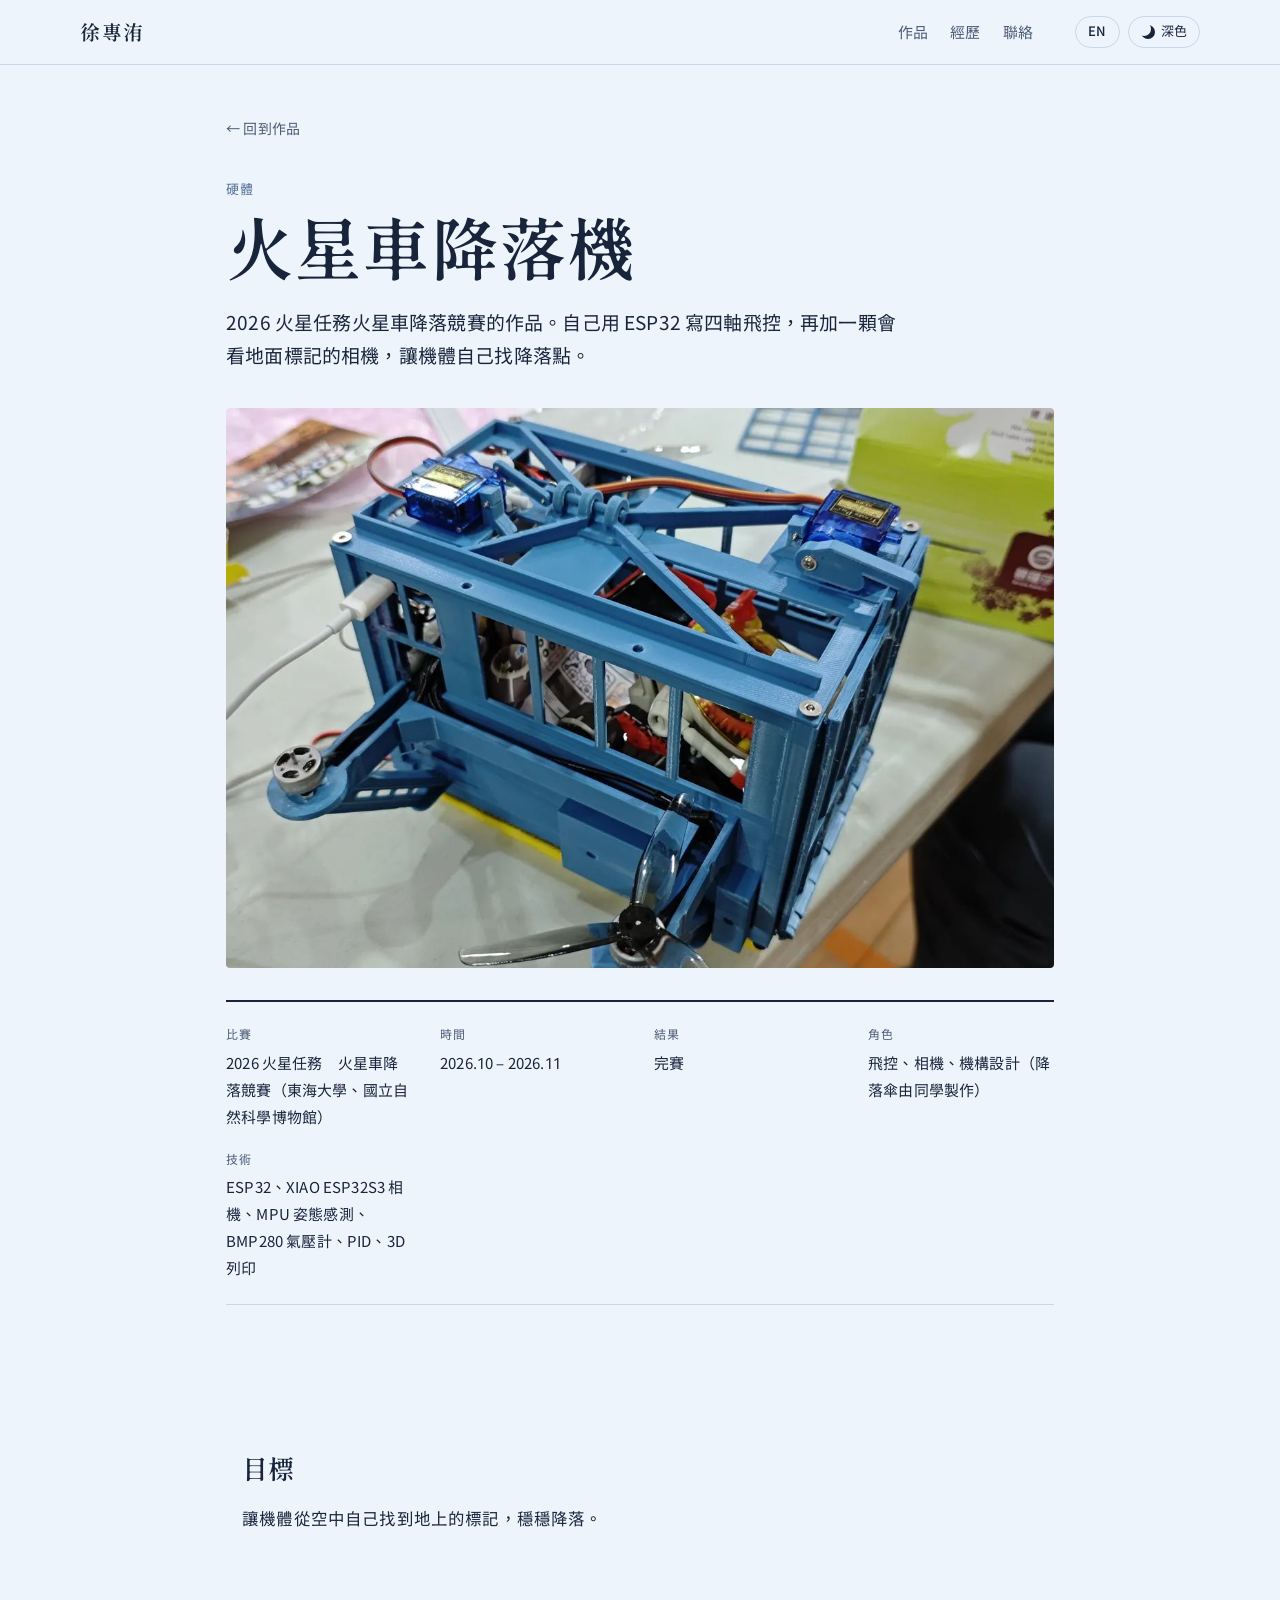
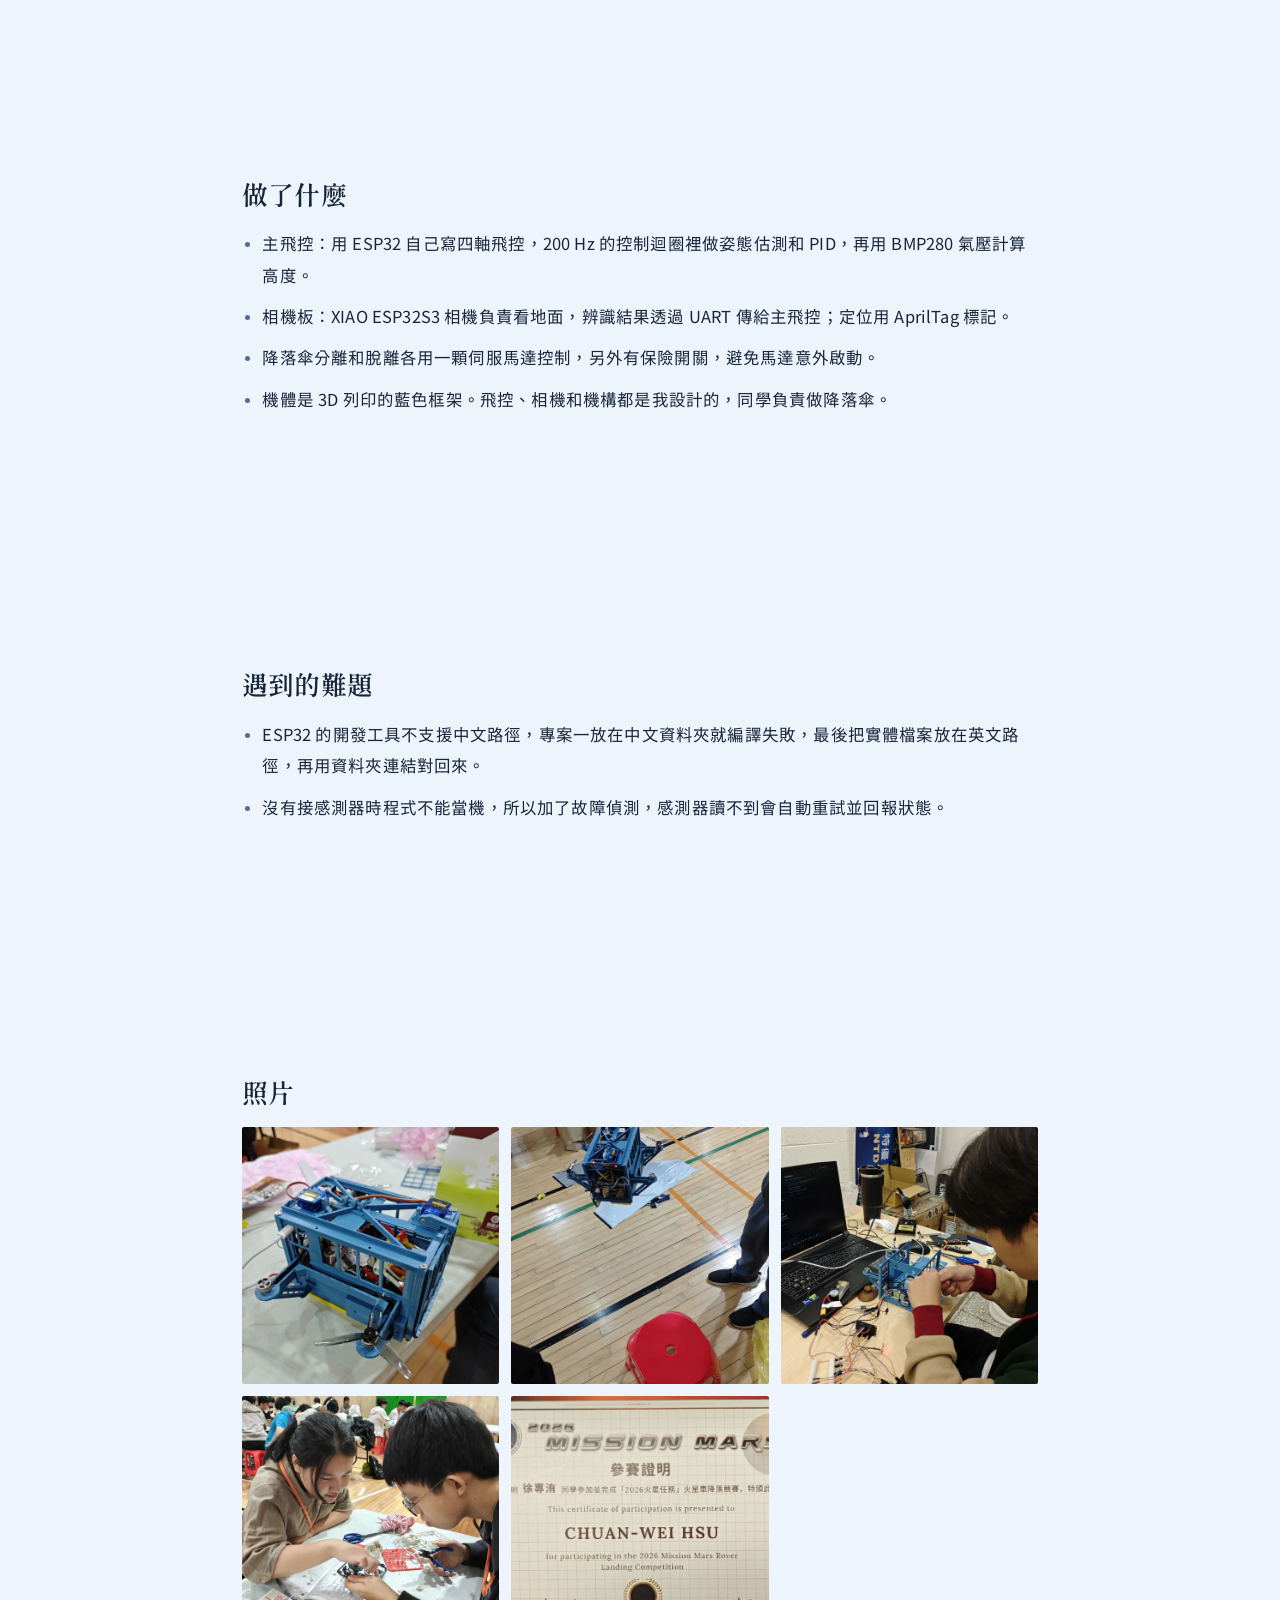
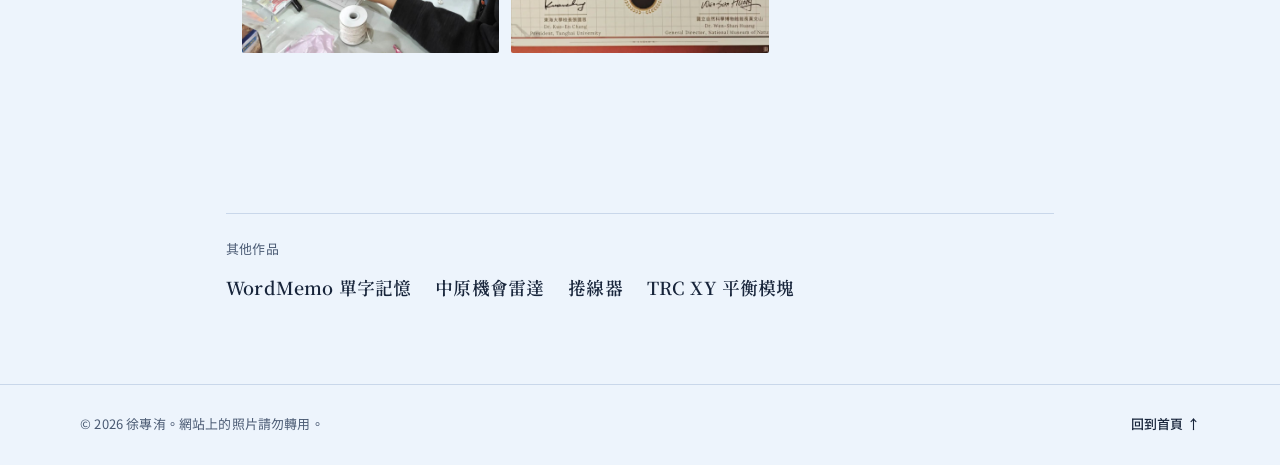
<file: projects/mars.html>
<!doctype html>
<html lang="zh-Hant">
<head>
<meta charset="utf-8">
<meta name="viewport" content="width=device-width, initial-scale=1">
<title>火星車降落機｜徐專洧</title>
<meta name="description" content="2026 火星任務火星車降落競賽的作品。自己用 ESP32 寫四軸飛控，再加一顆會看地面標記的相機，讓機體自己找降落點。">
<meta property="og:title" content="火星車降落機｜徐專洧">
<meta property="og:description" content="2026 火星任務火星車降落競賽的作品。自己用 ESP32 寫四軸飛控，再加一顆會看地面標記的相機，讓機體自己找降落點。">
<meta property="og:image" content="https://johnny-0120.github.io/img/share-zh.jpg">
<link rel="icon" href="data:image/svg+xml,<svg xmlns='http://www.w3.org/2000/svg' viewBox='0 0 64 64'><rect width='64' height='64' rx='14' fill='%2317243A'/><text x='32' y='44' font-size='34' text-anchor='middle' fill='%23EDF4FC' font-family='serif'>洧</text></svg>">
<script>try{var t=localStorage.getItem("theme");if(t==="dark"||t==="light")document.documentElement.setAttribute("data-theme",t)}catch(e){}</script>
<link rel="preload" href="../fonts/wan-sb.woff2" as="font" type="font/woff2" crossorigin>
<link rel="stylesheet" href="../style.css?v=41">
</head>
<body class="pj">
<header class="bar">
  <a class="bar-name" href="../">徐專洧</a>
  <nav class="bar-nav" id="nav" aria-label="主選單">
    <a href="../#works">作品</a>
    <a href="../#timeline">經歷</a>
    <a href="../#contact">聯絡</a>
  </nav>
  <div class="bar-right">
    <a class="lang-btn" href="../en/projects/mars.html" hreflang="en" lang="en" aria-label="English version">EN</a>
    <button class="theme-btn" type="button" aria-label="切換深色／淺色模式"><span class="ico"></span><span class="lbl">深色</span></button>
  </div>
</header>
<main class="pj-main">
  <a class="pj-back" href="../#works">← 回到作品</a>
  <p class="pj-kind">硬體</p>
  <h1 class="pj-title">火星車降落機</h1>
  <p class="pj-lede">2026 火星任務火星車降落競賽的作品。自己用 ESP32 寫四軸飛控，再加一顆會看地面標記的相機，讓機體自己找降落點。</p>
  <figure class="pj-cover"><img src="../img/mars-rover.jpg" alt="火星車降落機"></figure>
  <dl class="pj-meta"><div><dt>比賽</dt><dd>2026 火星任務　火星車降落競賽（東海大學、國立自然科學博物館）</dd></div><div><dt>時間</dt><dd>2026.10 – 2026.11</dd></div><div><dt>結果</dt><dd>完賽</dd></div><div><dt>角色</dt><dd>飛控、相機、機構設計（降落傘由同學製作）</dd></div><div><dt>技術</dt><dd>ESP32、XIAO ESP32S3 相機、MPU 姿態感測、BMP280 氣壓計、PID、3D 列印</dd></div></dl>
  
  <section class="pj-sec"><h2>目標</h2><p>讓機體從空中自己找到地上的標記，穩穩降落。</p></section>
<section class="pj-sec"><h2>做了什麼</h2><ul><li>主飛控：用 ESP32 自己寫四軸飛控，200 Hz 的控制迴圈裡做姿態估測和 PID，再用 BMP280 氣壓計算高度。</li><li>相機板：XIAO ESP32S3 相機負責看地面，辨識結果透過 UART 傳給主飛控；定位用 AprilTag 標記。</li><li>降落傘分離和脫離各用一顆伺服馬達控制，另外有保險開關，避免馬達意外啟動。</li><li>機體是 3D 列印的藍色框架。飛控、相機和機構都是我設計的，同學負責做降落傘。</li></ul></section>
<section class="pj-sec"><h2>遇到的難題</h2><ul><li>ESP32 的開發工具不支援中文路徑，專案一放在中文資料夾就編譯失敗，最後把實體檔案放在英文路徑，再用資料夾連結對回來。</li><li>沒有接感測器時程式不能當機，所以加了故障偵測，感測器讀不到會自動重試並回報狀態。</li></ul></section>

  <section class="pj-sec"><h2>照片</h2><div class="masonry"><button class="ph"><img src="../img/mars-rover.jpg" alt="完成的機體" loading="lazy"></button><button class="ph"><img src="../img/mars-field.jpg" alt="比賽場地上的機體" loading="lazy"></button><button class="ph"><img src="../img/mars-build.jpg" alt="組裝" loading="lazy"></button><button class="ph"><img src="../img/mars-day.jpg" alt="比賽當天在場邊調整" loading="lazy"></button><button class="ph"><img src="../img/cert-mars.jpg" alt="參賽證明" loading="lazy"></button></div></section>
  <nav class="pj-more"><p>其他作品</p><a href="wordmemo.html">WordMemo 單字記憶</a><a href="radar.html">中原機會雷達</a><a href="winch.html">捲線器</a><a href="trc.html">TRC XY 平衡模塊</a></nav>
</main>
<footer class="foot"><p>© 2026 徐專洧。網站上的照片請勿轉用。</p><a href="../">回到首頁 ↑</a></footer>
<div class="lightbox" hidden><button class="lb-close" aria-label="關閉">關閉 ✕</button><img alt=""></div>
<script src="../main.js?v=31"></script>
</body>
</html>
</file>
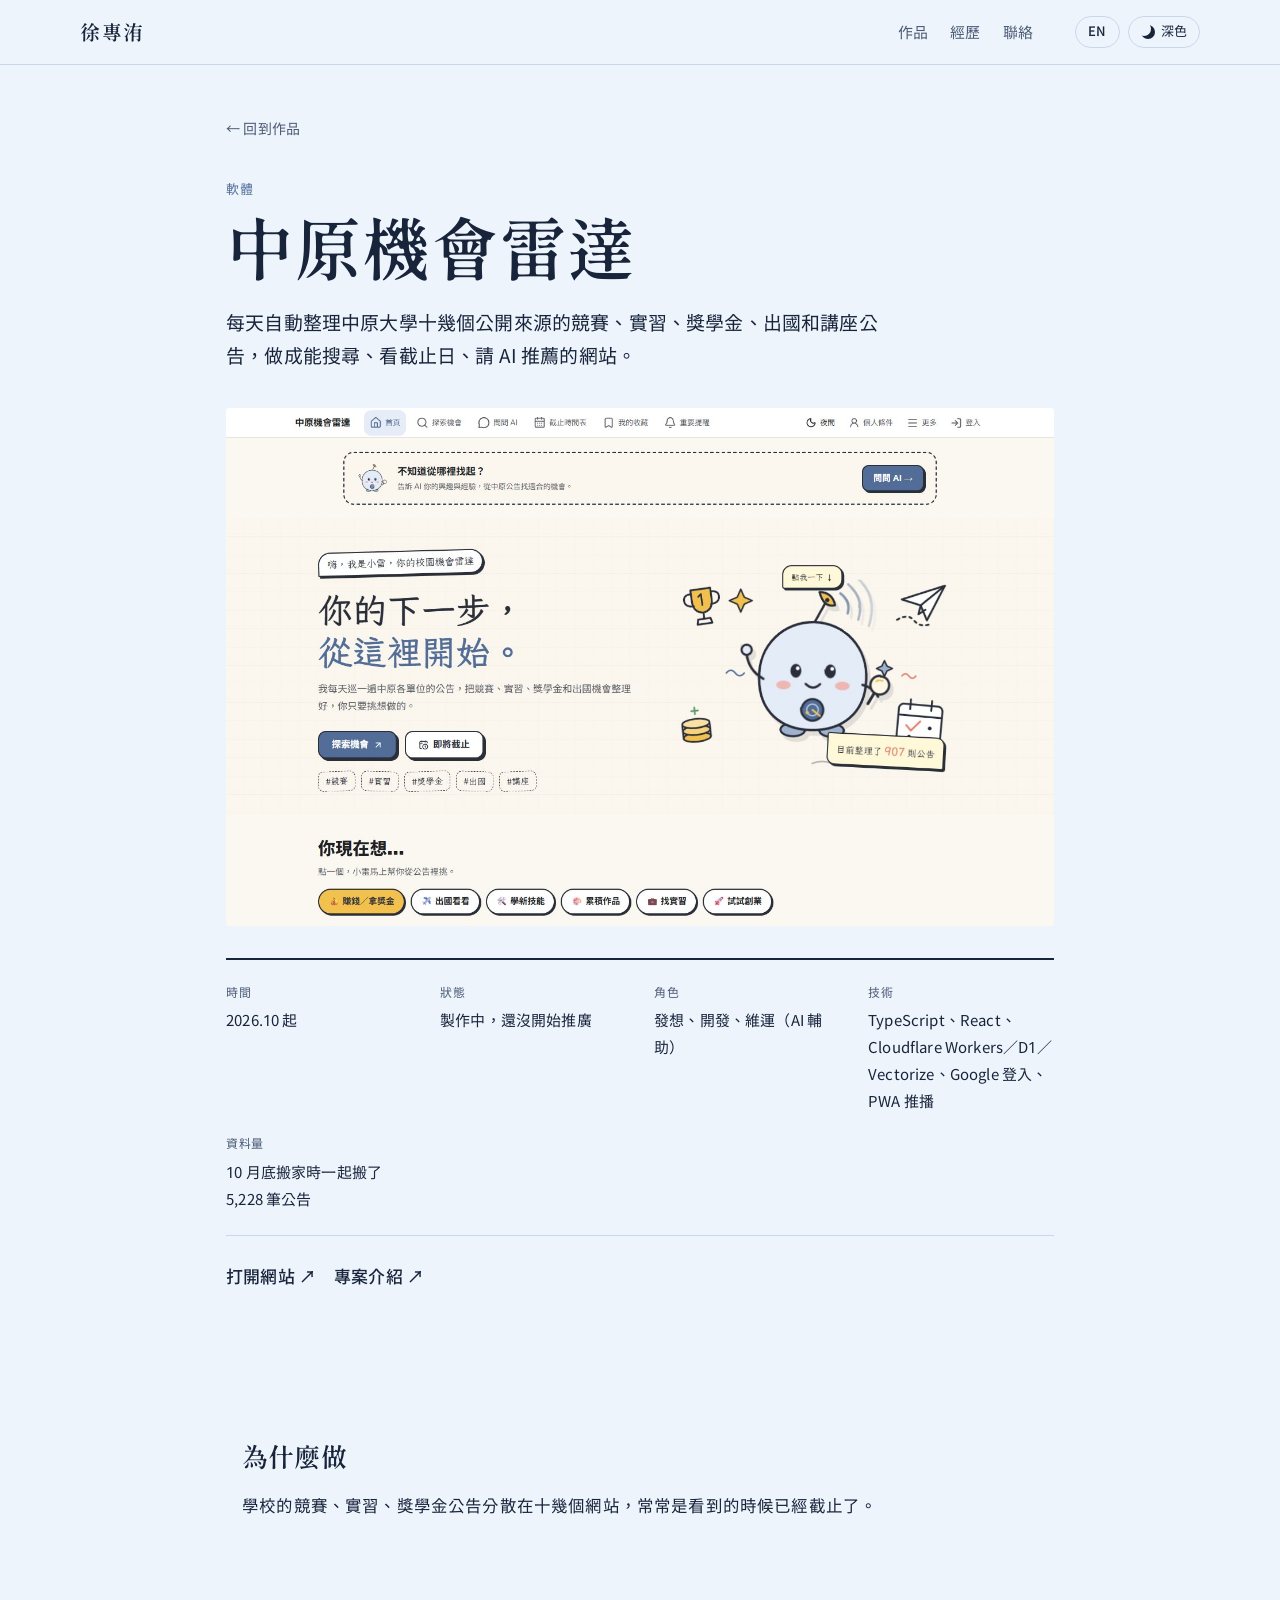
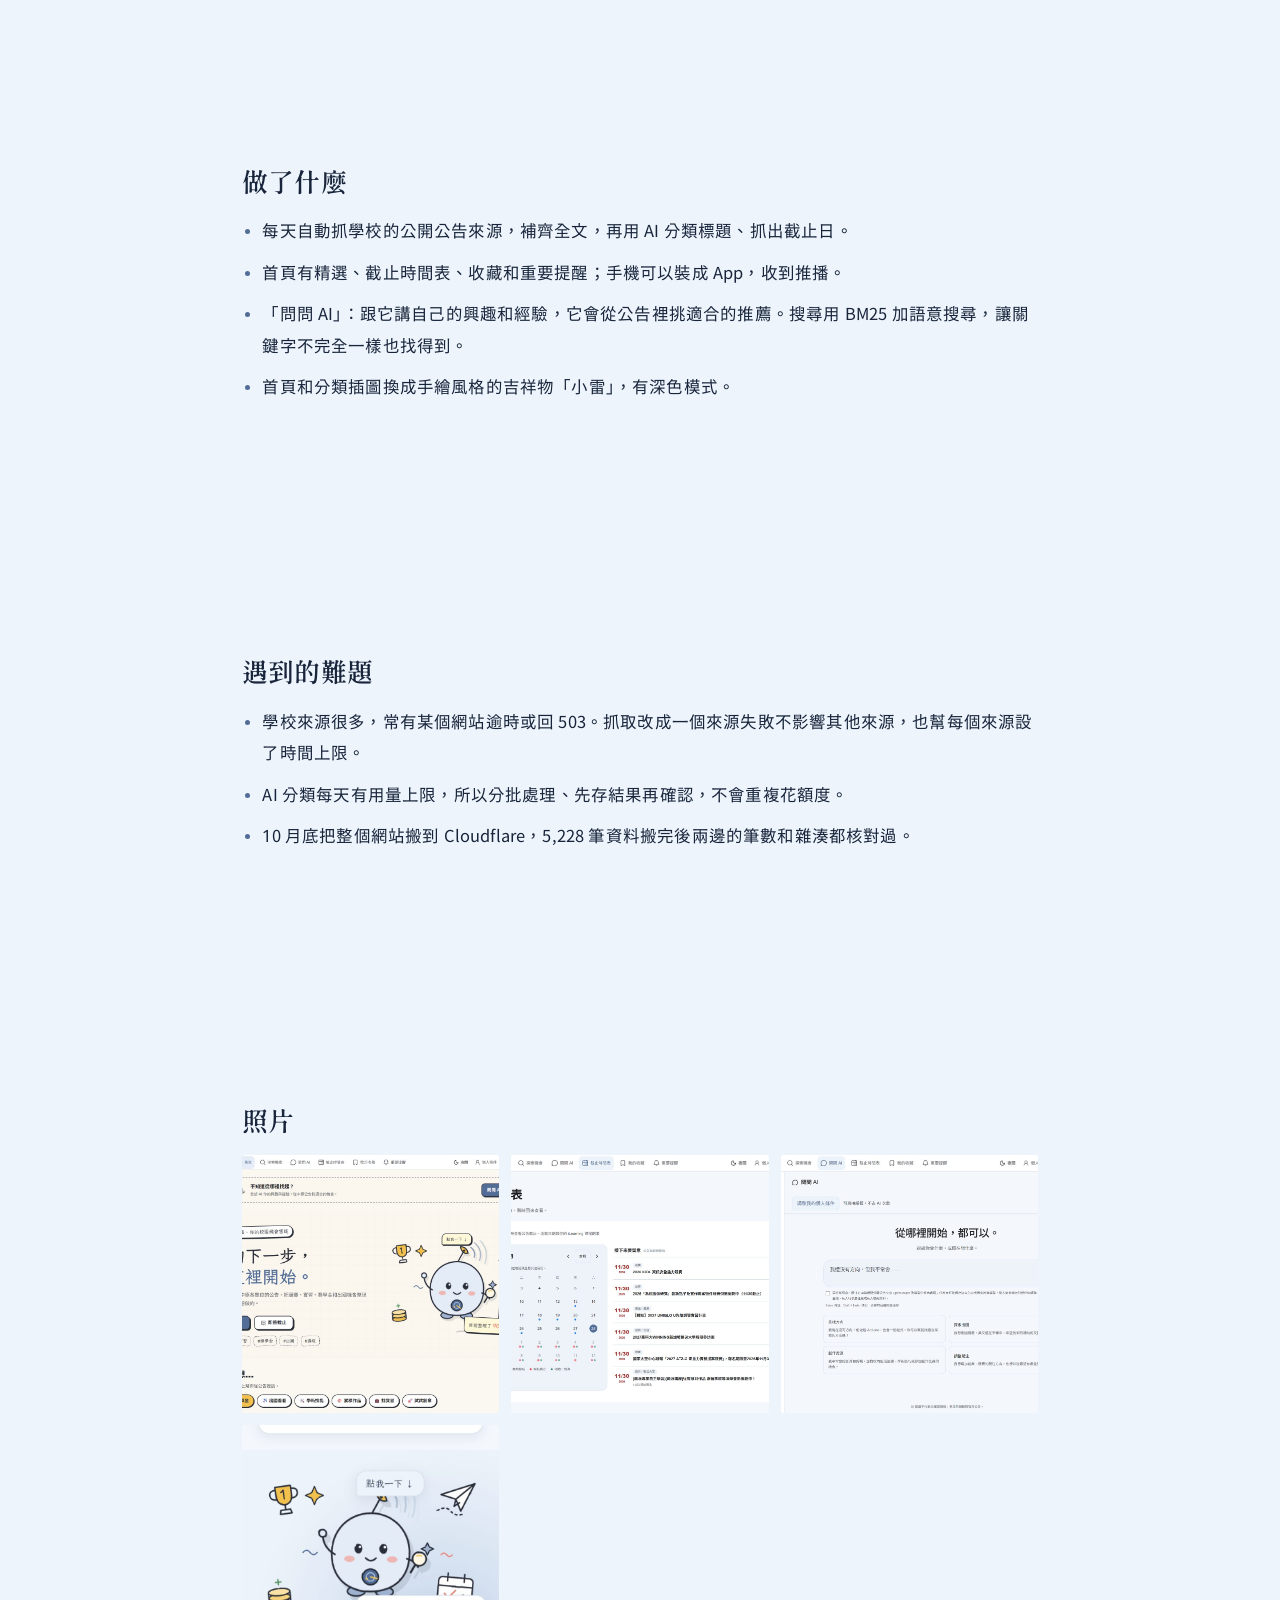
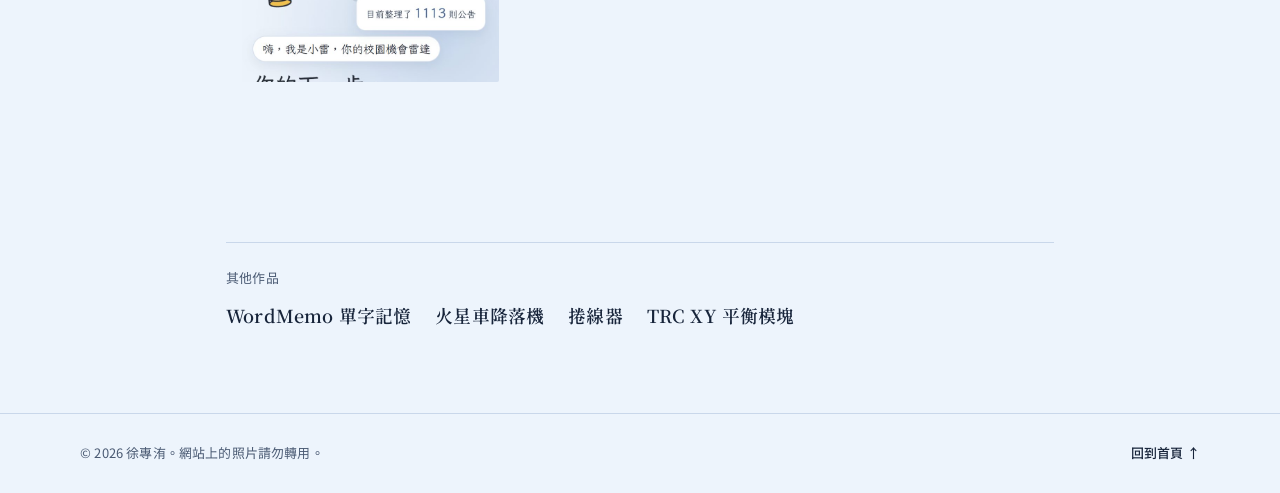
<file: projects/radar.html>
<!doctype html>
<html lang="zh-Hant">
<head>
<meta charset="utf-8">
<meta name="viewport" content="width=device-width, initial-scale=1">
<title>中原機會雷達｜徐專洧</title>
<meta name="description" content="每天自動整理中原大學十幾個公開來源的競賽、實習、獎學金、出國和講座公告，做成能搜尋、看截止日、請 AI 推薦的網站。">
<meta property="og:title" content="中原機會雷達｜徐專洧">
<meta property="og:description" content="每天自動整理中原大學十幾個公開來源的競賽、實習、獎學金、出國和講座公告，做成能搜尋、看截止日、請 AI 推薦的網站。">
<meta property="og:image" content="https://johnny-0120.github.io/img/share-zh.jpg">
<link rel="icon" href="data:image/svg+xml,<svg xmlns='http://www.w3.org/2000/svg' viewBox='0 0 64 64'><rect width='64' height='64' rx='14' fill='%2317243A'/><text x='32' y='44' font-size='34' text-anchor='middle' fill='%23EDF4FC' font-family='serif'>洧</text></svg>">
<script>try{var t=localStorage.getItem("theme");if(t==="dark"||t==="light")document.documentElement.setAttribute("data-theme",t)}catch(e){}</script>
<link rel="preload" href="../fonts/wan-sb.woff2" as="font" type="font/woff2" crossorigin>
<link rel="stylesheet" href="../style.css?v=41">
</head>
<body class="pj">
<header class="bar">
  <a class="bar-name" href="../">徐專洧</a>
  <nav class="bar-nav" id="nav" aria-label="主選單">
    <a href="../#works">作品</a>
    <a href="../#timeline">經歷</a>
    <a href="../#contact">聯絡</a>
  </nav>
  <div class="bar-right">
    <a class="lang-btn" href="../en/projects/radar.html" hreflang="en" lang="en" aria-label="English version">EN</a>
    <button class="theme-btn" type="button" aria-label="切換深色／淺色模式"><span class="ico"></span><span class="lbl">深色</span></button>
  </div>
</header>
<main class="pj-main">
  <a class="pj-back" href="../#works">← 回到作品</a>
  <p class="pj-kind">軟體</p>
  <h1 class="pj-title">中原機會雷達</h1>
  <p class="pj-lede">每天自動整理中原大學十幾個公開來源的競賽、實習、獎學金、出國和講座公告，做成能搜尋、看截止日、請 AI 推薦的網站。</p>
  <figure class="pj-cover"><img src="../img/radar.jpg?v=3" data-dark="../img/radar-dark.jpg?v=3" alt="中原機會雷達"></figure>
  <dl class="pj-meta"><div><dt>時間</dt><dd>2026.10 起</dd></div><div><dt>狀態</dt><dd>製作中，還沒開始推廣</dd></div><div><dt>角色</dt><dd>發想、開發、維運（AI 輔助）</dd></div><div><dt>技術</dt><dd>TypeScript、React、Cloudflare Workers／D1／Vectorize、Google 登入、PWA 推播</dd></div><div><dt>資料量</dt><dd>10 月底搬家時一起搬了 5,228 筆公告</dd></div></dl>
  <p class="work-links pj-links"><a href="https://cycu-radar-app.johnny970120.workers.dev" target="_blank" rel="noopener">打開網站 ↗</a><a href="https://github.com/johnny-0120/johnny-0120/blob/main/projects/cycu-opportunity-radar/README.md" target="_blank" rel="noopener">專案介紹 ↗</a></p>
  <section class="pj-sec"><h2>為什麼做</h2><p>學校的競賽、實習、獎學金公告分散在十幾個網站，常常是看到的時候已經截止了。</p></section>
<section class="pj-sec"><h2>做了什麼</h2><ul><li>每天自動抓學校的公開公告來源，補齊全文，再用 AI 分類標題、抓出截止日。</li><li>首頁有精選、截止時間表、收藏和重要提醒；手機可以裝成 App，收到推播。</li><li>「問問 AI」：跟它講自己的興趣和經驗，它會從公告裡挑適合的推薦。搜尋用 BM25 加語意搜尋，讓關鍵字不完全一樣也找得到。</li><li>首頁和分類插圖換成手繪風格的吉祥物「小雷」，有深色模式。</li></ul></section>
<section class="pj-sec"><h2>遇到的難題</h2><ul><li>學校來源很多，常有某個網站逾時或回 503。抓取改成一個來源失敗不影響其他來源，也幫每個來源設了時間上限。</li><li>AI 分類每天有用量上限，所以分批處理、先存結果再確認，不會重複花額度。</li><li>10 月底把整個網站搬到 Cloudflare，5,228 筆資料搬完後兩邊的筆數和雜湊都核對過。</li></ul></section>

  <section class="pj-sec"><h2>照片</h2><div class="masonry"><button class="ph"><img src="../img/radar.jpg?v=3" alt="中原機會雷達首頁" loading="lazy"></button><button class="ph"><img src="../img/radar-calendar.jpg" alt="截止時間表" loading="lazy"></button><button class="ph"><img src="../img/radar-ai.jpg" alt="問問 AI" loading="lazy"></button><button class="ph"><img src="../img/radar-mobile.jpg" alt="手機版首頁" loading="lazy"></button></div></section>
  <nav class="pj-more"><p>其他作品</p><a href="wordmemo.html">WordMemo 單字記憶</a><a href="mars.html">火星車降落機</a><a href="winch.html">捲線器</a><a href="trc.html">TRC XY 平衡模塊</a></nav>
</main>
<footer class="foot"><p>© 2026 徐專洧。網站上的照片請勿轉用。</p><a href="../">回到首頁 ↑</a></footer>
<div class="lightbox" hidden><button class="lb-close" aria-label="關閉">關閉 ✕</button><img alt=""></div>
<script src="../main.js?v=31"></script>
</body>
</html>
</file>
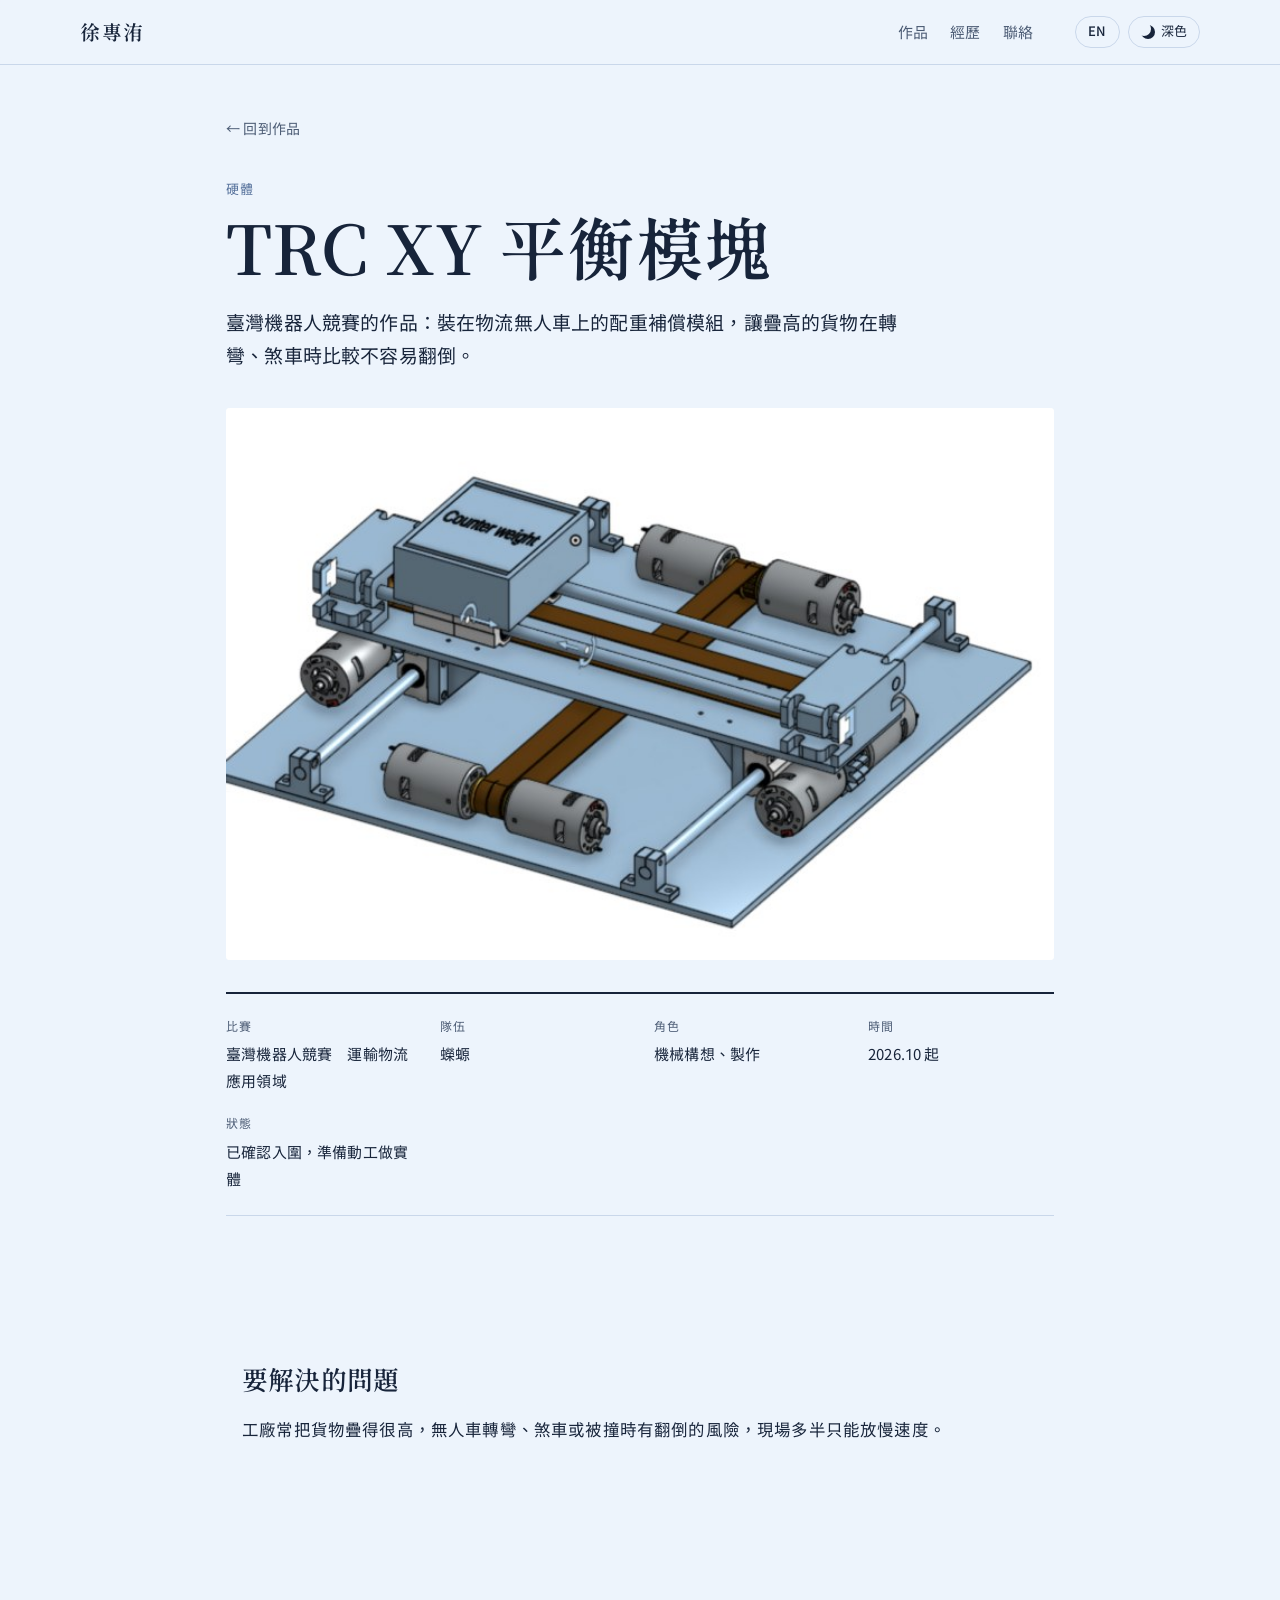
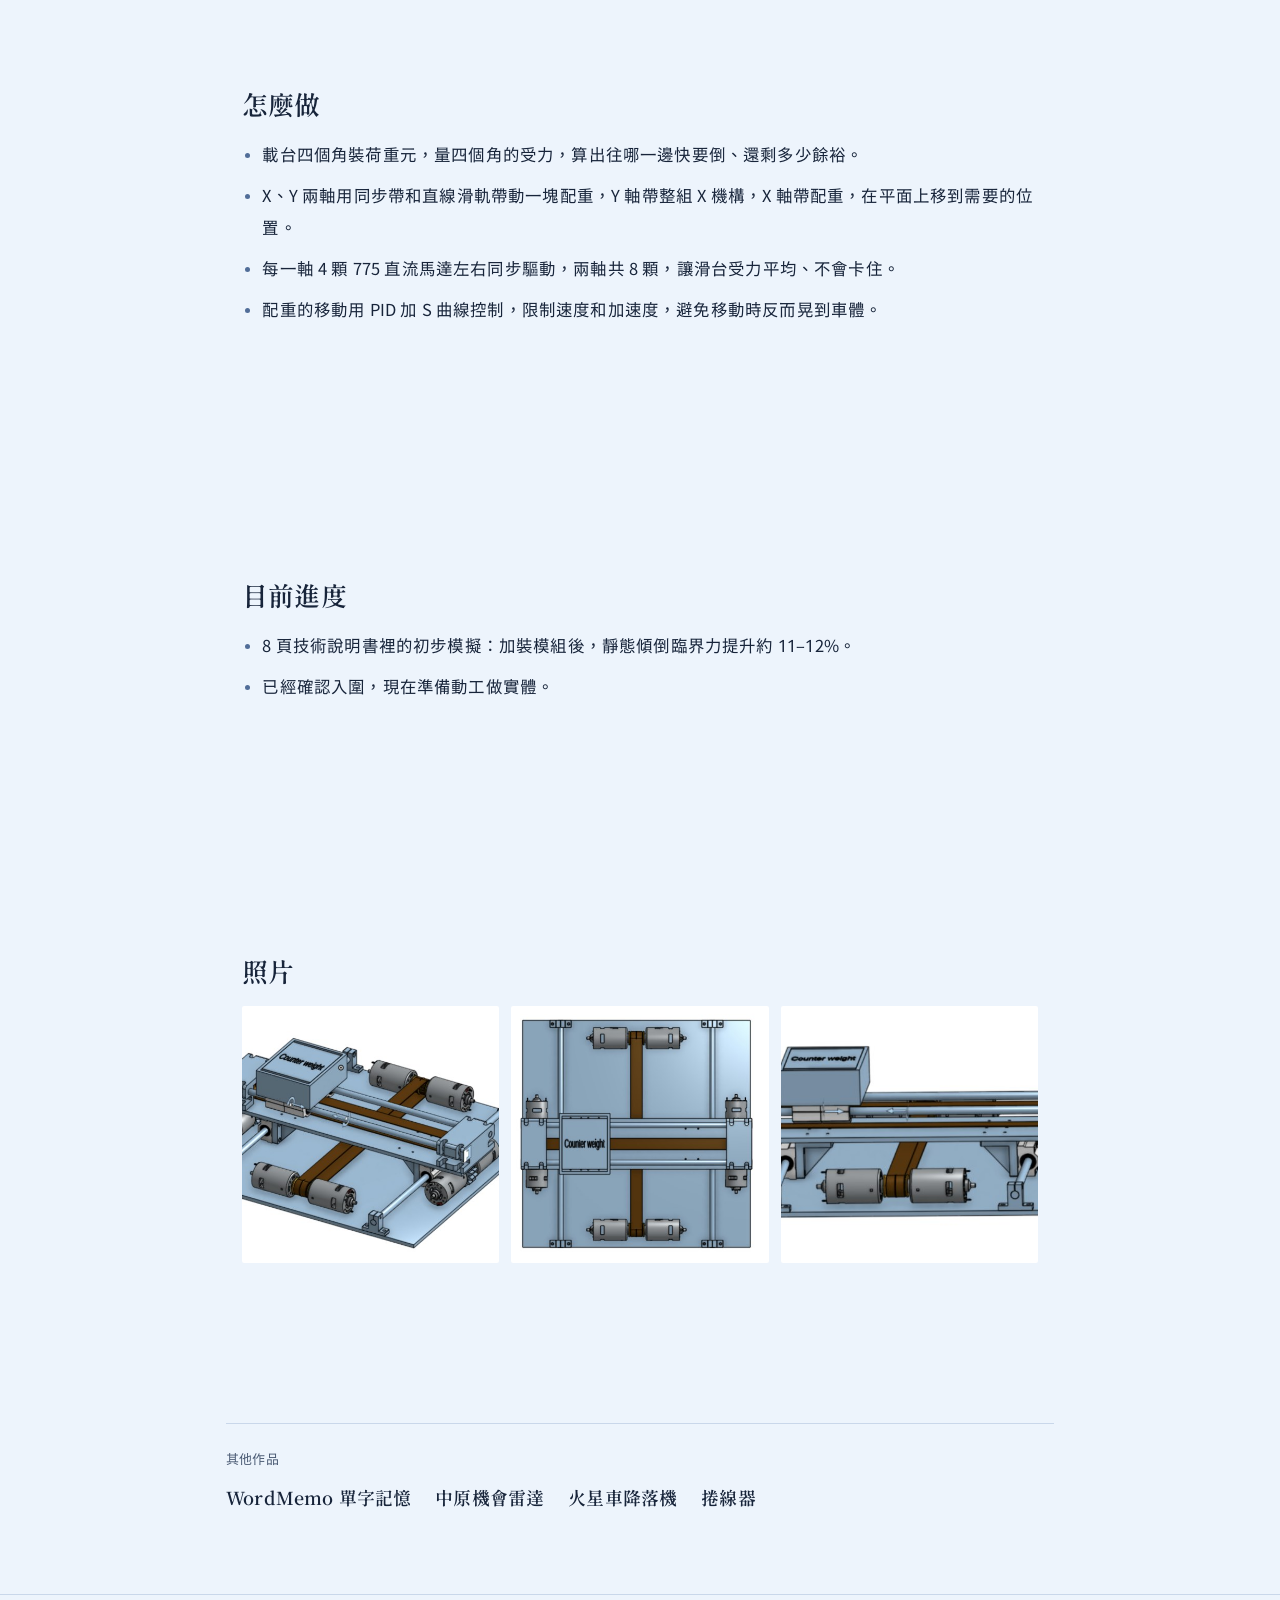
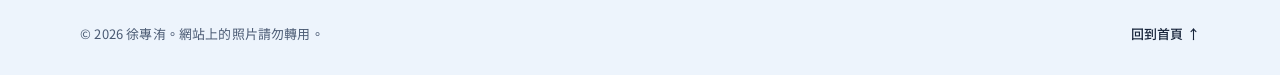
<file: projects/trc.html>
<!doctype html>
<html lang="zh-Hant">
<head>
<meta charset="utf-8">
<meta name="viewport" content="width=device-width, initial-scale=1">
<title>TRC XY 平衡模塊｜徐專洧</title>
<meta name="description" content="臺灣機器人競賽的作品：裝在物流無人車上的配重補償模組，讓疊高的貨物在轉彎、煞車時比較不容易翻倒。">
<meta property="og:title" content="TRC XY 平衡模塊｜徐專洧">
<meta property="og:description" content="臺灣機器人競賽的作品：裝在物流無人車上的配重補償模組，讓疊高的貨物在轉彎、煞車時比較不容易翻倒。">
<meta property="og:image" content="https://johnny-0120.github.io/img/share-zh.jpg">
<link rel="icon" href="data:image/svg+xml,<svg xmlns='http://www.w3.org/2000/svg' viewBox='0 0 64 64'><rect width='64' height='64' rx='14' fill='%2317243A'/><text x='32' y='44' font-size='34' text-anchor='middle' fill='%23EDF4FC' font-family='serif'>洧</text></svg>">
<script>try{var t=localStorage.getItem("theme");if(t==="dark"||t==="light")document.documentElement.setAttribute("data-theme",t)}catch(e){}</script>
<link rel="preload" href="../fonts/wan-sb.woff2" as="font" type="font/woff2" crossorigin>
<link rel="stylesheet" href="../style.css?v=41">
</head>
<body class="pj">
<header class="bar">
  <a class="bar-name" href="../">徐專洧</a>
  <nav class="bar-nav" id="nav" aria-label="主選單">
    <a href="../#works">作品</a>
    <a href="../#timeline">經歷</a>
    <a href="../#contact">聯絡</a>
  </nav>
  <div class="bar-right">
    <a class="lang-btn" href="../en/projects/trc.html" hreflang="en" lang="en" aria-label="English version">EN</a>
    <button class="theme-btn" type="button" aria-label="切換深色／淺色模式"><span class="ico"></span><span class="lbl">深色</span></button>
  </div>
</header>
<main class="pj-main">
  <a class="pj-back" href="../#works">← 回到作品</a>
  <p class="pj-kind">硬體</p>
  <h1 class="pj-title">TRC XY 平衡模塊</h1>
  <p class="pj-lede">臺灣機器人競賽的作品：裝在物流無人車上的配重補償模組，讓疊高的貨物在轉彎、煞車時比較不容易翻倒。</p>
  <figure class="pj-cover"><img src="../img/trc-xy.jpg" alt="TRC XY 平衡模塊"></figure>
  <dl class="pj-meta"><div><dt>比賽</dt><dd>臺灣機器人競賽　運輸物流應用領域</dd></div><div><dt>隊伍</dt><dd>蠑螈</dd></div><div><dt>角色</dt><dd>機械構想、製作</dd></div><div><dt>時間</dt><dd>2026.10 起</dd></div><div><dt>狀態</dt><dd>已確認入圍，準備動工做實體</dd></div></dl>
  
  <section class="pj-sec"><h2>要解決的問題</h2><p>工廠常把貨物疊得很高，無人車轉彎、煞車或被撞時有翻倒的風險，現場多半只能放慢速度。</p></section>
<section class="pj-sec"><h2>怎麼做</h2><ul><li>載台四個角裝荷重元，量四個角的受力，算出往哪一邊快要倒、還剩多少餘裕。</li><li>X、Y 兩軸用同步帶和直線滑軌帶動一塊配重，Y 軸帶整組 X 機構，X 軸帶配重，在平面上移到需要的位置。</li><li>每一軸 4 顆 775 直流馬達左右同步驅動，兩軸共 8 顆，讓滑台受力平均、不會卡住。</li><li>配重的移動用 PID 加 S 曲線控制，限制速度和加速度，避免移動時反而晃到車體。</li></ul></section>
<section class="pj-sec"><h2>目前進度</h2><ul><li>8 頁技術說明書裡的初步模擬：加裝模組後，靜態傾倒臨界力提升約 11–12%。</li><li>已經確認入圍，現在準備動工做實體。</li></ul></section>

  <section class="pj-sec"><h2>照片</h2><div class="masonry"><button class="ph"><img src="../img/trc-xy.jpg" alt="整體 3D 圖" loading="lazy"></button><button class="ph"><img src="../img/trc-xy-top.jpg" alt="俯視圖" loading="lazy"></button><button class="ph"><img src="../img/trc-xy-side.jpg" alt="側面" loading="lazy"></button></div></section>
  <nav class="pj-more"><p>其他作品</p><a href="wordmemo.html">WordMemo 單字記憶</a><a href="radar.html">中原機會雷達</a><a href="mars.html">火星車降落機</a><a href="winch.html">捲線器</a></nav>
</main>
<footer class="foot"><p>© 2026 徐專洧。網站上的照片請勿轉用。</p><a href="../">回到首頁 ↑</a></footer>
<div class="lightbox" hidden><button class="lb-close" aria-label="關閉">關閉 ✕</button><img alt=""></div>
<script src="../main.js?v=31"></script>
</body>
</html>
</file>
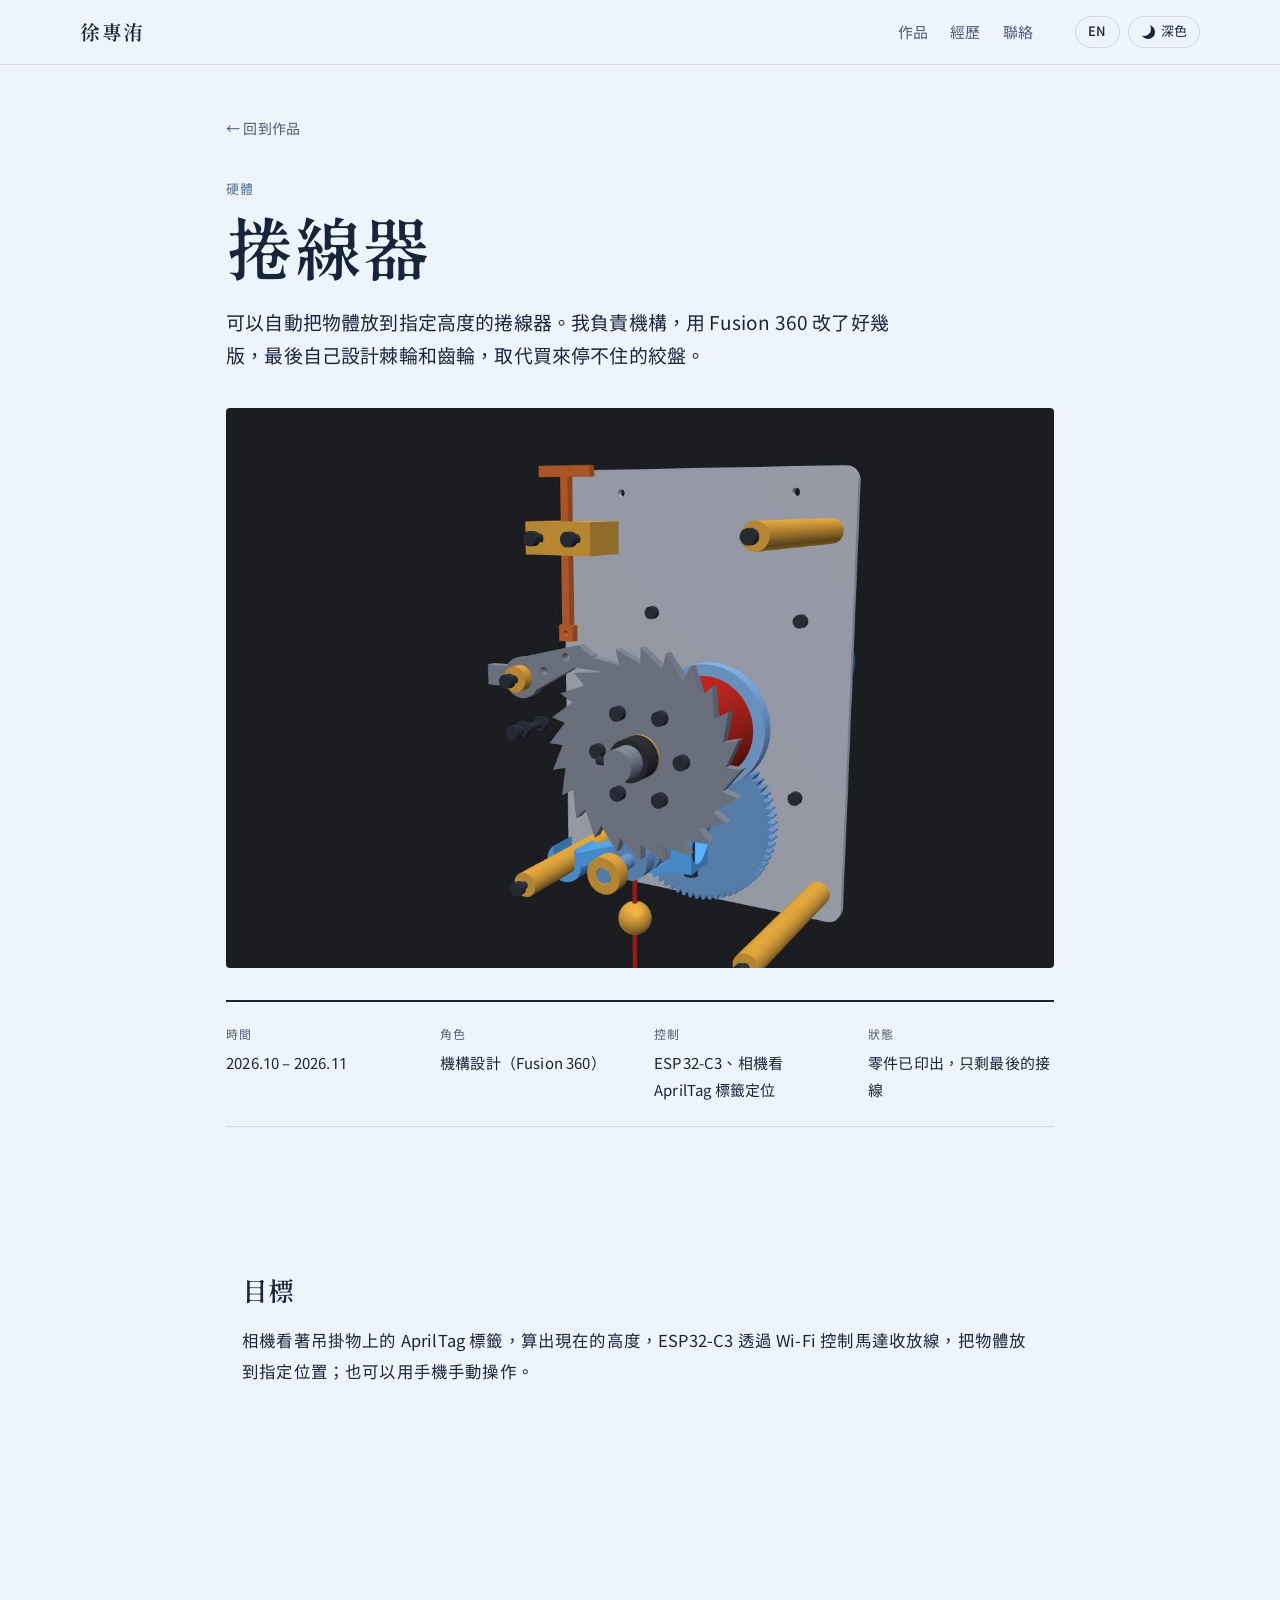
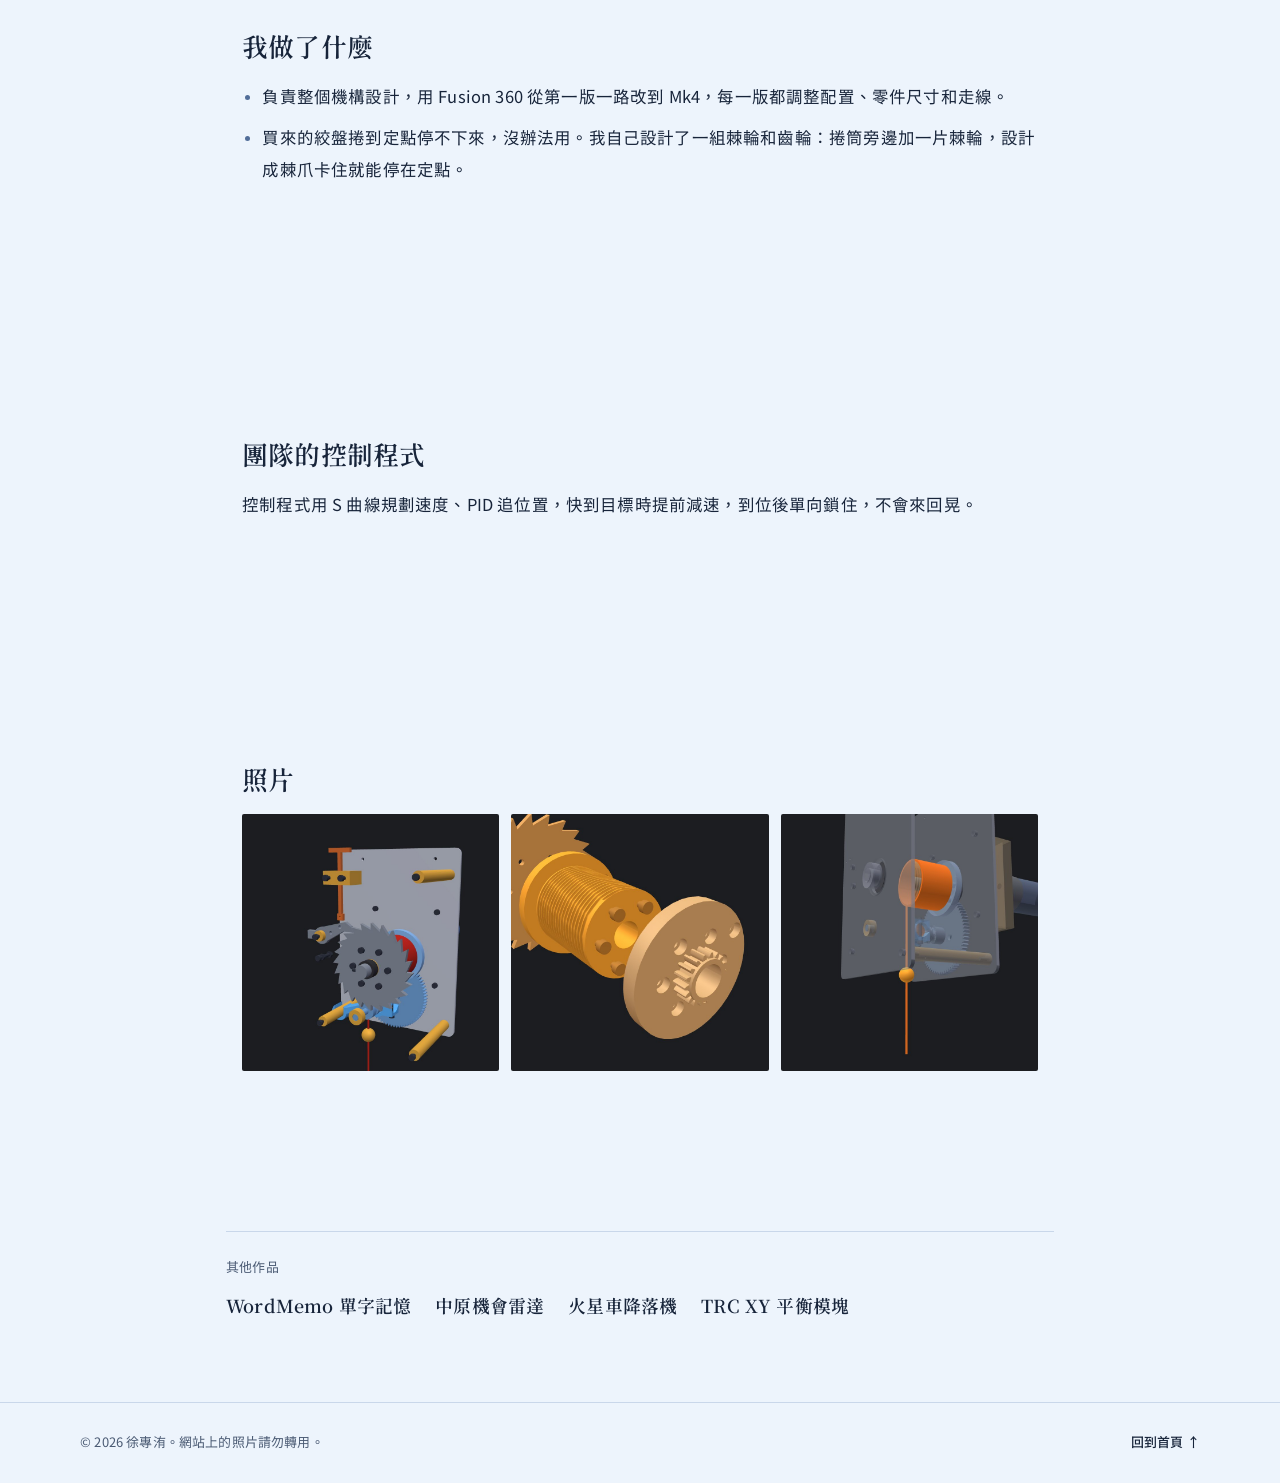
<file: projects/winch.html>
<!doctype html>
<html lang="zh-Hant">
<head>
<meta charset="utf-8">
<meta name="viewport" content="width=device-width, initial-scale=1">
<title>捲線器｜徐專洧</title>
<meta name="description" content="可以自動把物體放到指定高度的捲線器。我負責機構，用 Fusion 360 改了好幾版，最後自己設計棘輪和齒輪，取代買來停不住的絞盤。">
<meta property="og:title" content="捲線器｜徐專洧">
<meta property="og:description" content="可以自動把物體放到指定高度的捲線器。我負責機構，用 Fusion 360 改了好幾版，最後自己設計棘輪和齒輪，取代買來停不住的絞盤。">
<meta property="og:image" content="https://johnny-0120.github.io/img/share-zh.jpg">
<link rel="icon" href="data:image/svg+xml,<svg xmlns='http://www.w3.org/2000/svg' viewBox='0 0 64 64'><rect width='64' height='64' rx='14' fill='%2317243A'/><text x='32' y='44' font-size='34' text-anchor='middle' fill='%23EDF4FC' font-family='serif'>洧</text></svg>">
<script>try{var t=localStorage.getItem("theme");if(t==="dark"||t==="light")document.documentElement.setAttribute("data-theme",t)}catch(e){}</script>
<link rel="preload" href="../fonts/wan-sb.woff2" as="font" type="font/woff2" crossorigin>
<link rel="stylesheet" href="../style.css?v=41">
</head>
<body class="pj">
<header class="bar">
  <a class="bar-name" href="../">徐專洧</a>
  <nav class="bar-nav" id="nav" aria-label="主選單">
    <a href="../#works">作品</a>
    <a href="../#timeline">經歷</a>
    <a href="../#contact">聯絡</a>
  </nav>
  <div class="bar-right">
    <a class="lang-btn" href="../en/projects/winch.html" hreflang="en" lang="en" aria-label="English version">EN</a>
    <button class="theme-btn" type="button" aria-label="切換深色／淺色模式"><span class="ico"></span><span class="lbl">深色</span></button>
  </div>
</header>
<main class="pj-main">
  <a class="pj-back" href="../#works">← 回到作品</a>
  <p class="pj-kind">硬體</p>
  <h1 class="pj-title">捲線器</h1>
  <p class="pj-lede">可以自動把物體放到指定高度的捲線器。我負責機構，用 Fusion 360 改了好幾版，最後自己設計棘輪和齒輪，取代買來停不住的絞盤。</p>
  <figure class="pj-cover"><img src="../img/reel-mk4.jpg" alt="捲線器"></figure>
  <dl class="pj-meta"><div><dt>時間</dt><dd>2026.10 – 2026.11</dd></div><div><dt>角色</dt><dd>機構設計（Fusion 360）</dd></div><div><dt>控制</dt><dd>ESP32-C3、相機看 AprilTag 標籤定位</dd></div><div><dt>狀態</dt><dd>零件已印出，只剩最後的接線</dd></div></dl>
  
  <section class="pj-sec"><h2>目標</h2><p>相機看著吊掛物上的 AprilTag 標籤，算出現在的高度，ESP32-C3 透過 Wi-Fi 控制馬達收放線，把物體放到指定位置；也可以用手機手動操作。</p></section>
<section class="pj-sec"><h2>我做了什麼</h2><ul><li>負責整個機構設計，用 Fusion 360 從第一版一路改到 Mk4，每一版都調整配置、零件尺寸和走線。</li><li>買來的絞盤捲到定點停不下來，沒辦法用。我自己設計了一組棘輪和齒輪：捲筒旁邊加一片棘輪，設計成棘爪卡住就能停在定點。</li></ul></section>
<section class="pj-sec"><h2>團隊的控制程式</h2><p>控制程式用 S 曲線規劃速度、PID 追位置，快到目標時提前減速，到位後單向鎖住，不會來回晃。</p></section>

  <section class="pj-sec"><h2>照片</h2><div class="masonry"><button class="ph"><img src="../img/reel-mk4.jpg" alt="Mk4 整體機構" loading="lazy"></button><button class="ph"><img src="../img/reel-ratchet.jpg" alt="自己設計的棘輪和捲筒" loading="lazy"></button><button class="ph"><img src="../img/reel-drum-mk4.jpg" alt="捲筒和出線位置" loading="lazy"></button></div></section>
  <nav class="pj-more"><p>其他作品</p><a href="wordmemo.html">WordMemo 單字記憶</a><a href="radar.html">中原機會雷達</a><a href="mars.html">火星車降落機</a><a href="trc.html">TRC XY 平衡模塊</a></nav>
</main>
<footer class="foot"><p>© 2026 徐專洧。網站上的照片請勿轉用。</p><a href="../">回到首頁 ↑</a></footer>
<div class="lightbox" hidden><button class="lb-close" aria-label="關閉">關閉 ✕</button><img alt=""></div>
<script src="../main.js?v=31"></script>
</body>
</html>
</file>
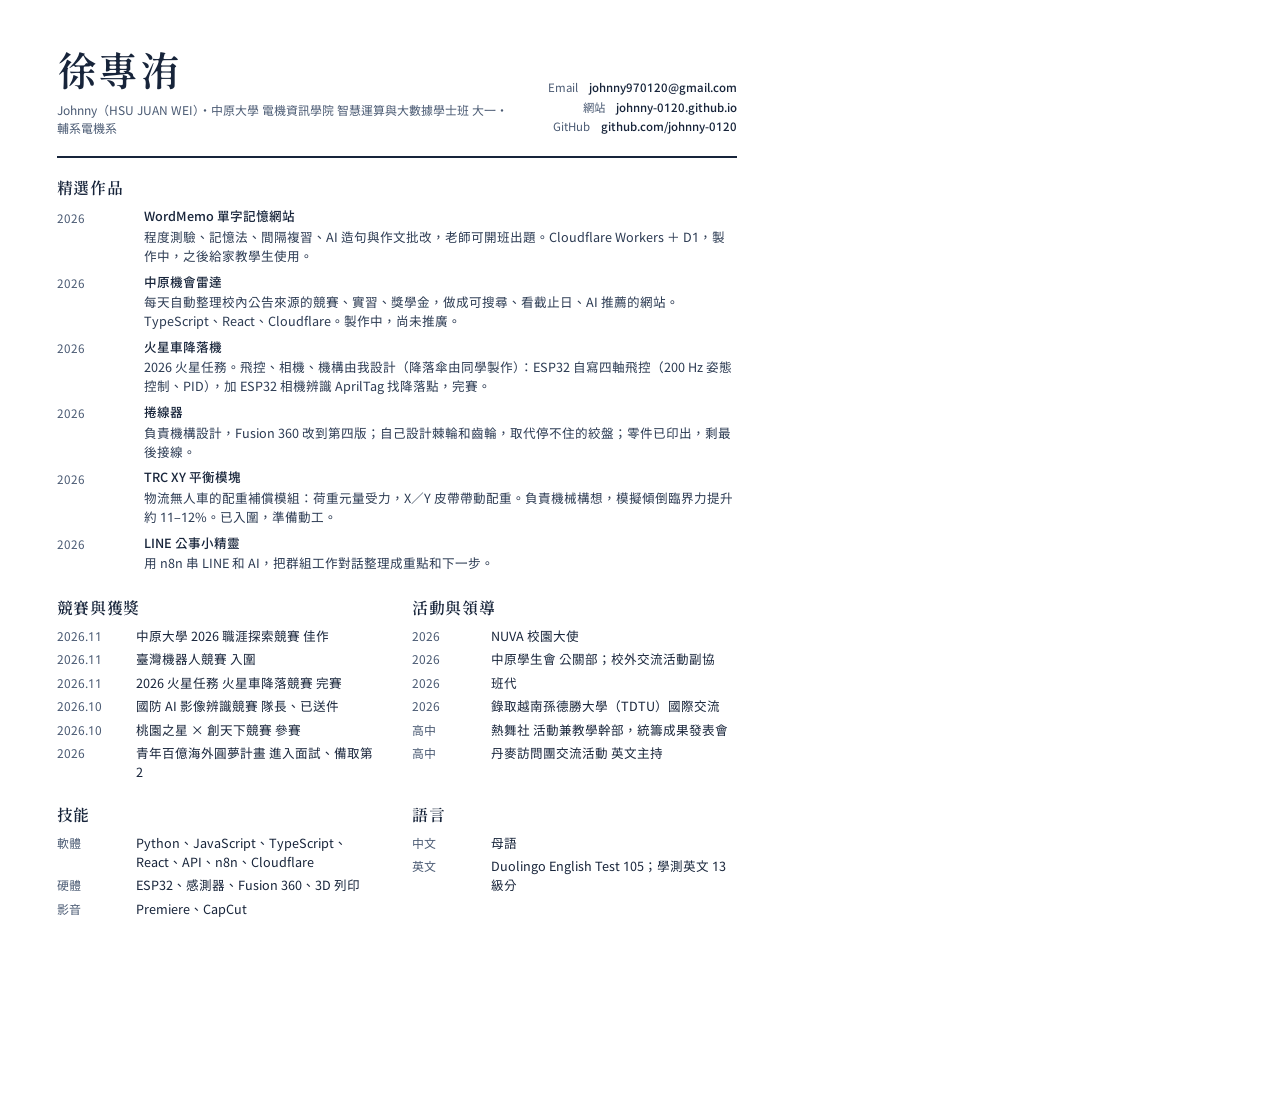
<file: tools/resume.html>
<!doctype html>
<meta charset="utf-8">
<title>Resume</title>
<style>
@font-face{font-family:Wan;src:url(../fonts/wan-sb.woff2)}
@font-face{font-family:Seki;src:url(../fonts/seki-r.woff2);font-weight:400}
@font-face{font-family:Seki;src:url(../fonts/seki-m.woff2);font-weight:600}
@page{size:A4;margin:0}
*{box-sizing:border-box}
body{margin:0;font-family:Seki;color:#17243A;font-size:9.5pt;line-height:1.5}
.pg{width:210mm;height:296mm;overflow:hidden;padding:13mm 15mm 10mm}
header{display:flex;justify-content:space-between;align-items:flex-end;border-bottom:2px solid #17243A;padding-bottom:5mm;margin-bottom:5mm}
h1{font-family:Wan;font-size:30pt;margin:0;line-height:1.1;letter-spacing:.04em}
.sub{margin-top:2mm;font-size:9pt;color:#4A5A73}
.contact{text-align:right;font-size:8.6pt;color:#4A5A73;line-height:1.7;white-space:nowrap;flex-shrink:0;margin-left:8mm}
.contact b{color:#17243A;font-weight:600}
h2{font-family:Wan;font-size:12pt;margin:4.2mm 0 1.8mm;color:#17243A;letter-spacing:.04em}
.row{display:grid;grid-template-columns:20mm 1fr;gap:3mm;margin-bottom:1.8mm}
.row .t{font-size:8.8pt;color:#4A5A73;padding-top:.6mm}
.row b{font-weight:600}
.row p{margin:.4mm 0 0;color:#2b3a52}
.grid2{display:grid;grid-template-columns:1fr 1fr;gap:0 8mm}
.k{display:grid;grid-template-columns:18mm 1fr;gap:3mm;margin-bottom:1.2mm}
.k span{color:#4A5A73;font-size:9pt}
</style>
<div class="pg" id="root"></div>
<script>
const EN = new URLSearchParams(location.search).get('lang') === 'en';
const D = EN ? {
  name: 'Hsu Juan Wei', sub: 'Johnny · Intelligent Computing and Big Data, Chung Yuan Christian University (first year) · Minor in Electrical Engineering',
  contact: [['Email','johnny970120@gmail.com'],['Web','johnny-0120.github.io/en'],['GitHub','github.com/johnny-0120']],
  h: ['Selected projects','Competitions & awards','Leadership & activities','Skills','Languages'],
  projects: [
    ['2026', 'WordMemo — vocabulary learning site', 'Placement test, memory techniques, spaced repetition, AI feedback on sentences and essays, and a teacher dashboard. Cloudflare Workers + D1. In progress; built for my tutoring students.'],
    ['2026', 'CYCU Opportunity Radar', 'Collects competition, internship and scholarship notices from campus sources daily into a searchable site with deadlines and AI recommendations. TypeScript, React, Cloudflare. In progress, not yet promoted.'],
    ['2026', 'Mars landing rover', 'Mission Mars 2026. I designed the flight controller, camera and mechanism (a classmate made the parachute): an ESP32 quadcopter flight controller (200 Hz attitude control, PID) plus an ESP32 camera reading AprilTags to find the landing spot. Finished the competition.'],
    ['2026', 'Cable winch', 'Led the mechanical design in Fusion 360 through four versions; designed a ratchet and gear set to replace a winch that couldn\'t hold position. Parts printed; final wiring in progress.'],
    ['2026', 'TRC XY balance module', 'Counterweight module for warehouse robots: load cells plus belt-driven X/Y counterweight. Mechanical concept; simulation shows ~11–12% higher tipping threshold. Finalist; build starting.'],
    ['2026', 'LINE Work Elf', 'n8n workflow connecting LINE and AI to turn group chats into key points and next steps.'],
  ],
  awards: [
    ['2026.11','Honorable Mention, Career Exploration Competition (CYCU)'],
    ['2026.11','Taiwan Robot Competition — finalist'],
    ['2026.11','Mission Mars 2026 Rover Landing Competition — finished'],
    ['2026.10','Defense AI Image Recognition Competition — team captain, submitted'],
    ['2026.10','Taoyuan Star × Chuang Tian Xia Competition — participant'],
    ['2026','Youth Overseas Dream Program — interviewed, 2nd on waitlist'],
  ],
  lead: [
    ['2026','NUVA Campus Ambassador'],
    ['2026','CYCU Student Association, PR team; deputy coordinator of an inter-school exchange'],
    ['2026','Class representative'],
    ['2026','Selected for international exchange, Ton Duc Thang University (Vietnam)'],
    ['High school','Dance club events and teaching officer; ran the annual showcase'],
    ['High school','English host for a Danish delegation exchange'],
  ],
  skills: [['Software','Python, JavaScript, TypeScript, React, APIs, n8n, Cloudflare'],['Hardware','ESP32, sensors, Fusion 360, 3D printing'],['Video','Premiere, CapCut']],
  lang: [['Chinese','Native'],['English','Duolingo English Test 105; 13/15 in national exam English']],
} : {
  name: '徐專洧', sub: 'Johnny（HSU JUAN WEI）・中原大學 電機資訊學院 智慧運算與大數據學士班 大一・輔系電機系',
  contact: [['Email','johnny970120@gmail.com'],['網站','johnny-0120.github.io'],['GitHub','github.com/johnny-0120']],
  h: ['精選作品','競賽與獲獎','活動與領導','技能','語言'],
  projects: [
    ['2026', 'WordMemo 單字記憶網站', '程度測驗、記憶法、間隔複習、AI 造句與作文批改，老師可開班出題。Cloudflare Workers ＋ D1，製作中，之後給家教學生使用。'],
    ['2026', '中原機會雷達', '每天自動整理校內公告來源的競賽、實習、獎學金，做成可搜尋、看截止日、AI 推薦的網站。TypeScript、React、Cloudflare。製作中，尚未推廣。'],
    ['2026', '火星車降落機', '2026 火星任務。飛控、相機、機構由我設計（降落傘由同學製作）：ESP32 自寫四軸飛控（200 Hz 姿態控制、PID），加 ESP32 相機辨識 AprilTag 找降落點，完賽。'],
    ['2026', '捲線器', '負責機構設計，Fusion 360 改到第四版；自己設計棘輪和齒輪，取代停不住的絞盤；零件已印出，剩最後接線。'],
    ['2026', 'TRC XY 平衡模塊', '物流無人車的配重補償模組：荷重元量受力，X／Y 皮帶帶動配重。負責機械構想，模擬傾倒臨界力提升約 11–12%。已入圍，準備動工。'],
    ['2026', 'LINE 公事小精靈', '用 n8n 串 LINE 和 AI，把群組工作對話整理成重點和下一步。'],
  ],
  awards: [
    ['2026.11','中原大學 2026 職涯探索競賽 佳作'],
    ['2026.11','臺灣機器人競賽 入圍'],
    ['2026.11','2026 火星任務 火星車降落競賽 完賽'],
    ['2026.10','國防 AI 影像辨識競賽 隊長、已送件'],
    ['2026.10','桃園之星 × 創天下競賽 參賽'],
    ['2026','青年百億海外圓夢計畫 進入面試、備取第 2'],
  ],
  lead: [
    ['2026','NUVA 校園大使'],
    ['2026','中原學生會 公關部；校外交流活動副協'],
    ['2026','班代'],
    ['2026','錄取越南孫德勝大學（TDTU）國際交流'],
    ['高中','熱舞社 活動兼教學幹部，統籌成果發表會'],
    ['高中','丹麥訪問團交流活動 英文主持'],
  ],
  skills: [['軟體','Python、JavaScript、TypeScript、React、API、n8n、Cloudflare'],['硬體','ESP32、感測器、Fusion 360、3D 列印'],['影音','Premiere、CapCut']],
  lang: [['中文','母語'],['英文','Duolingo English Test 105；學測英文 13 級分']],
};
const esc = s => s.replace(/[&<>]/g, c => ({'&':'&amp;','<':'&lt;','>':'&gt;'}[c]));
root.innerHTML = `
<header><div><h1>${esc(D.name)}</h1><div class="sub">${esc(D.sub)}</div></div>
<div class="contact">${D.contact.map(([k,v]) => `${esc(k)}　<b>${esc(v)}</b>`).join('<br>')}</div></header>
<h2>${D.h[0]}</h2>${D.projects.map(([t,a,b]) => `<div class="row"><div class="t">${t}</div><div><b>${esc(a)}</b><p>${esc(b)}</p></div></div>`).join('')}
<div class="grid2"><div><h2>${D.h[1]}</h2>${D.awards.map(([t,a]) => `<div class="k"><span>${t}</span><div>${esc(a)}</div></div>`).join('')}</div>
<div><h2>${D.h[2]}</h2>${D.lead.map(([t,a]) => `<div class="k"><span>${t}</span><div>${esc(a)}</div></div>`).join('')}</div></div>
<div class="grid2"><div><h2>${D.h[3]}</h2>${D.skills.map(([t,a]) => `<div class="k"><span>${t}</span><div>${esc(a)}</div></div>`).join('')}</div>
<div><h2>${D.h[4]}</h2>${D.lang.map(([t,a]) => `<div class="k"><span>${t}</span><div>${esc(a)}</div></div>`).join('')}</div></div>`;
document.title = EN ? 'Hsu Juan Wei — Resume' : '徐專洧 履歷';
</script>
</file>
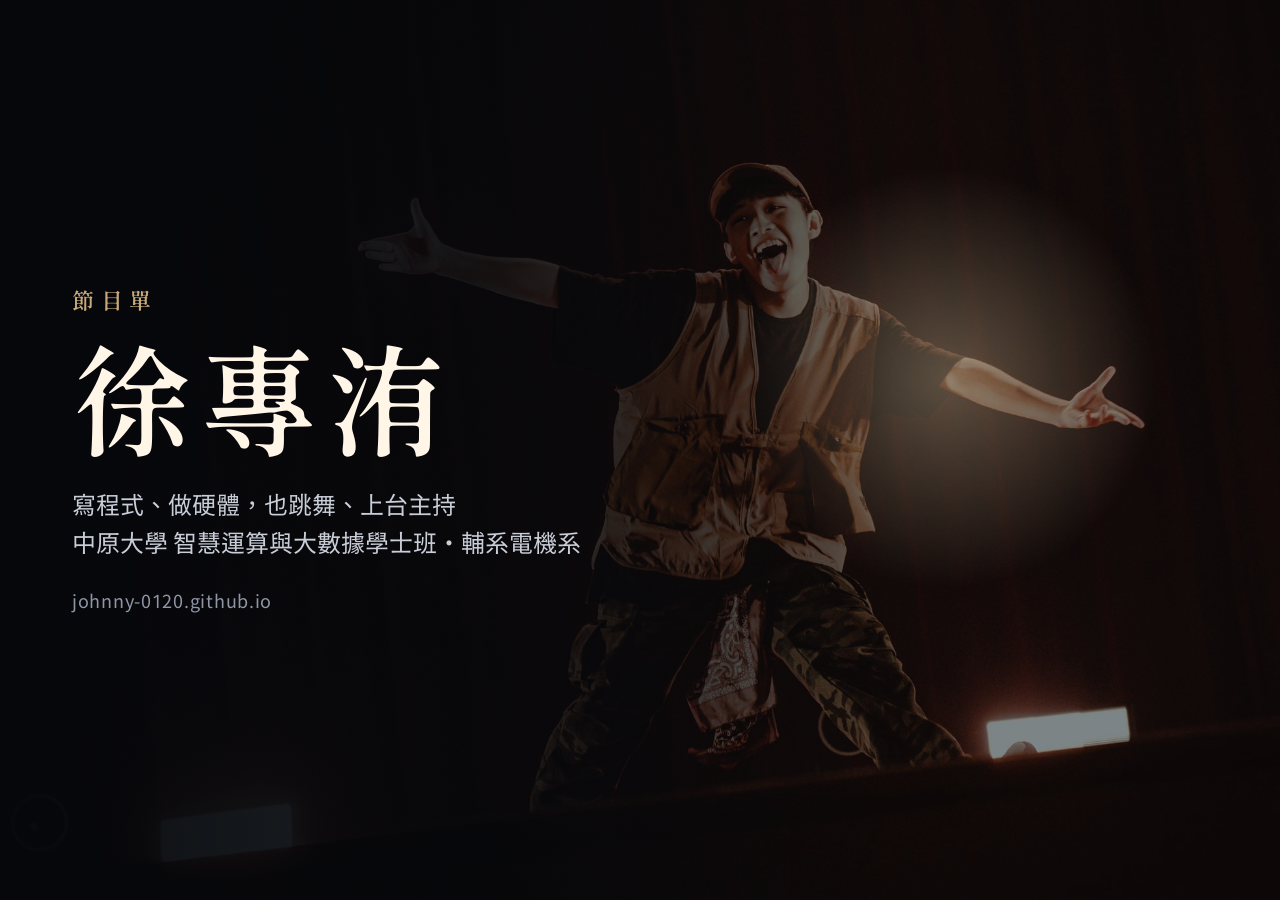
<file: tools/share_card.html>
<!doctype html><meta charset="utf-8">
<style>
@font-face{font-family:Wan;src:url(../fonts/wan-sb.woff2)}
@font-face{font-family:Seki;src:url(../fonts/seki-r.woff2)}
html,body{margin:0;width:1200px;height:630px;background:#05070B;overflow:hidden}
.bg{position:absolute;inset:0;background:url(../img/stage-solo.jpg) 70% 38%/cover;filter:brightness(.55) saturate(.85)}
.sp{position:absolute;inset:0;background:radial-gradient(circle 300px at 74% 42%,rgba(255,226,180,.32),transparent 70%)}
.sh{position:absolute;inset:0;background:linear-gradient(90deg,rgba(5,7,11,.95) 0%,rgba(5,7,11,.8) 38%,rgba(5,7,11,0) 70%)}
.t{position:absolute;left:72px;top:0;bottom:0;display:flex;flex-direction:column;justify-content:center;color:#FFF6E8;font-family:Seki}
.l{font-family:Wan;color:#C9A979;font-size:22px;letter-spacing:.3em;margin-bottom:26px}
.n{font-family:Wan;font-size:120px;line-height:1.05;letter-spacing:.06em}
.s{margin-top:22px;font-size:24px;color:#C9CED8;line-height:1.6}
.u{margin-top:30px;font-size:18px;color:#8F97A6;letter-spacing:.04em}
</style>
<div class="bg"></div><div class="sp"></div><div class="sh"></div>
<div class="t"><div class="l" id="l"></div><div class="n" id="n"></div><div class="s" id="s"></div><div class="u" id="u"></div></div>
<script>
const q=new URLSearchParams(location.search), en=q.get('lang')==='en';
l.textContent=en?'Program':'節目單'; n.textContent=en?'Hsu Juan Wei':'徐專洧';
n.style.fontSize=en?'92px':'';
s.innerHTML=en?'Software, hardware, dance and hosting.<br>Intelligent Computing & Big Data · minor in EE':'寫程式、做硬體，也跳舞、上台主持<br>中原大學 智慧運算與大數據學士班・輔系電機系';
u.textContent=en?'johnny-0120.github.io/en':'johnny-0120.github.io';
</script>
</file>
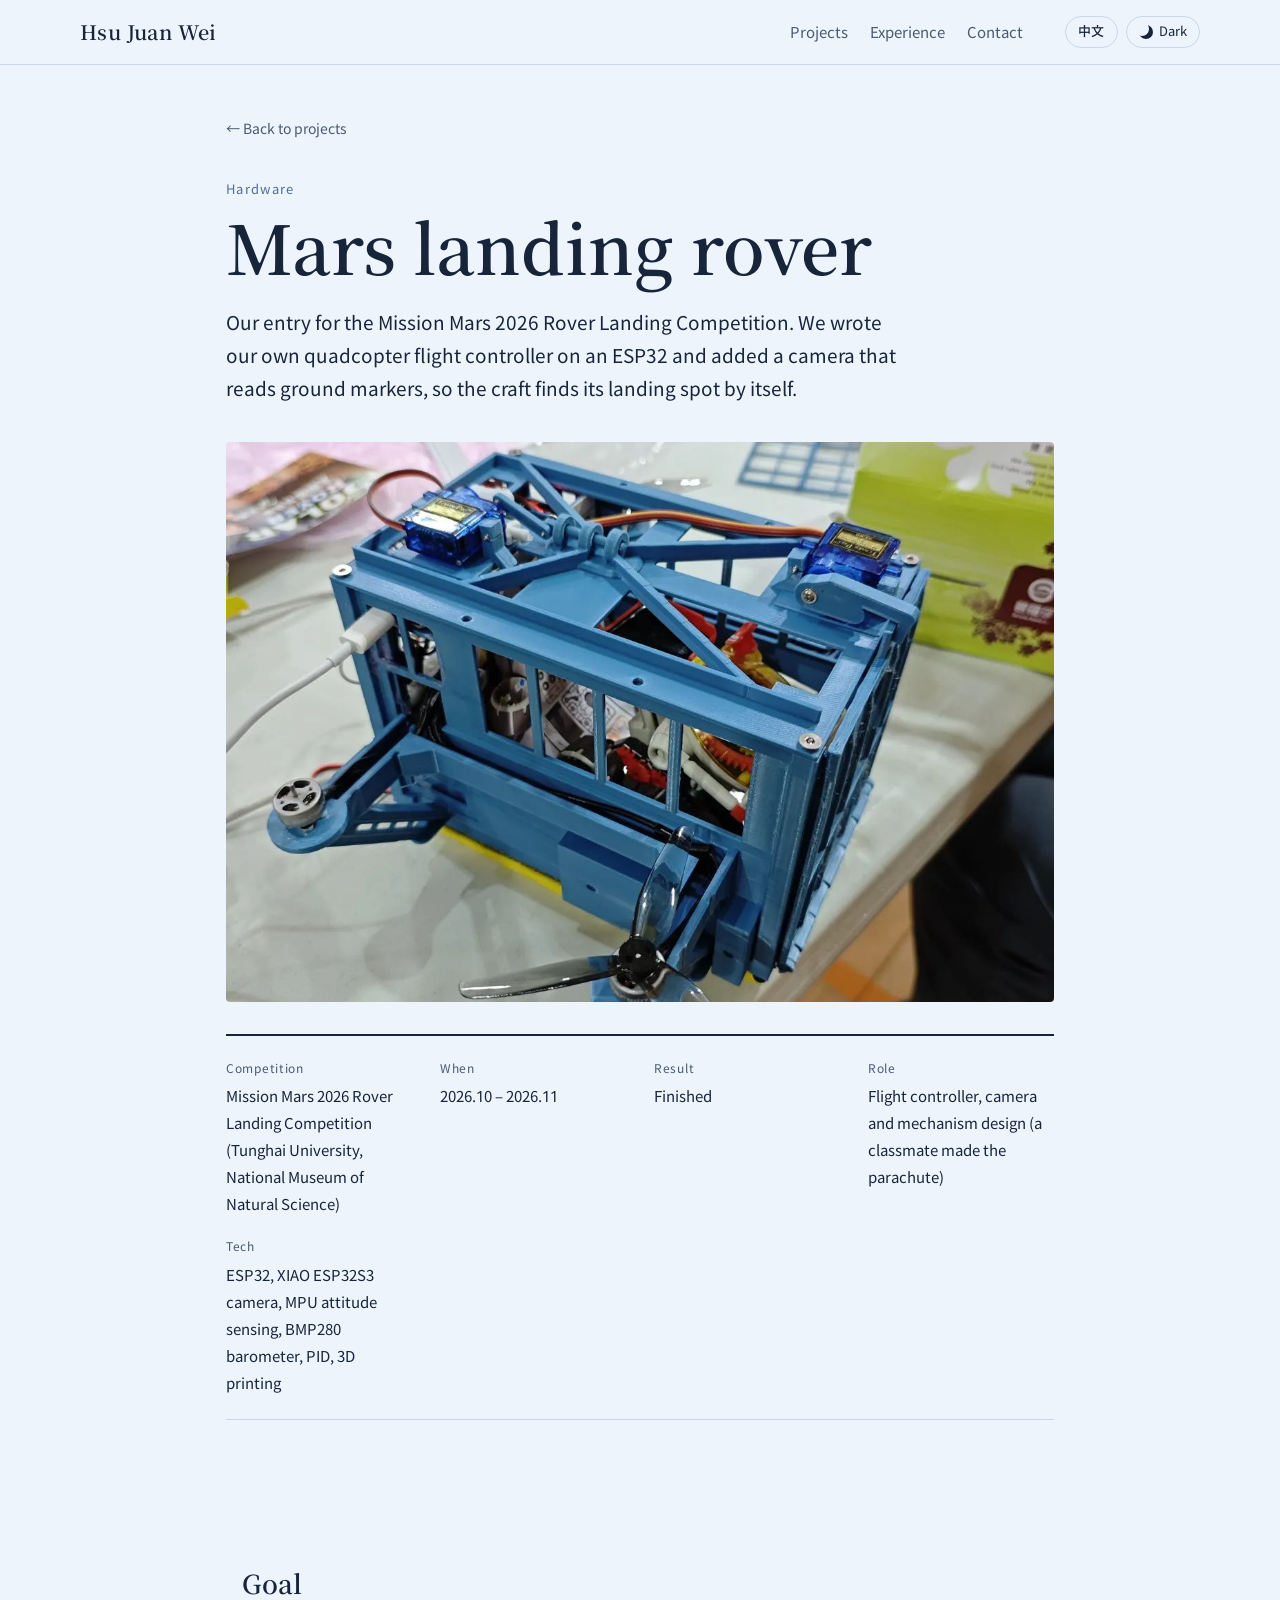
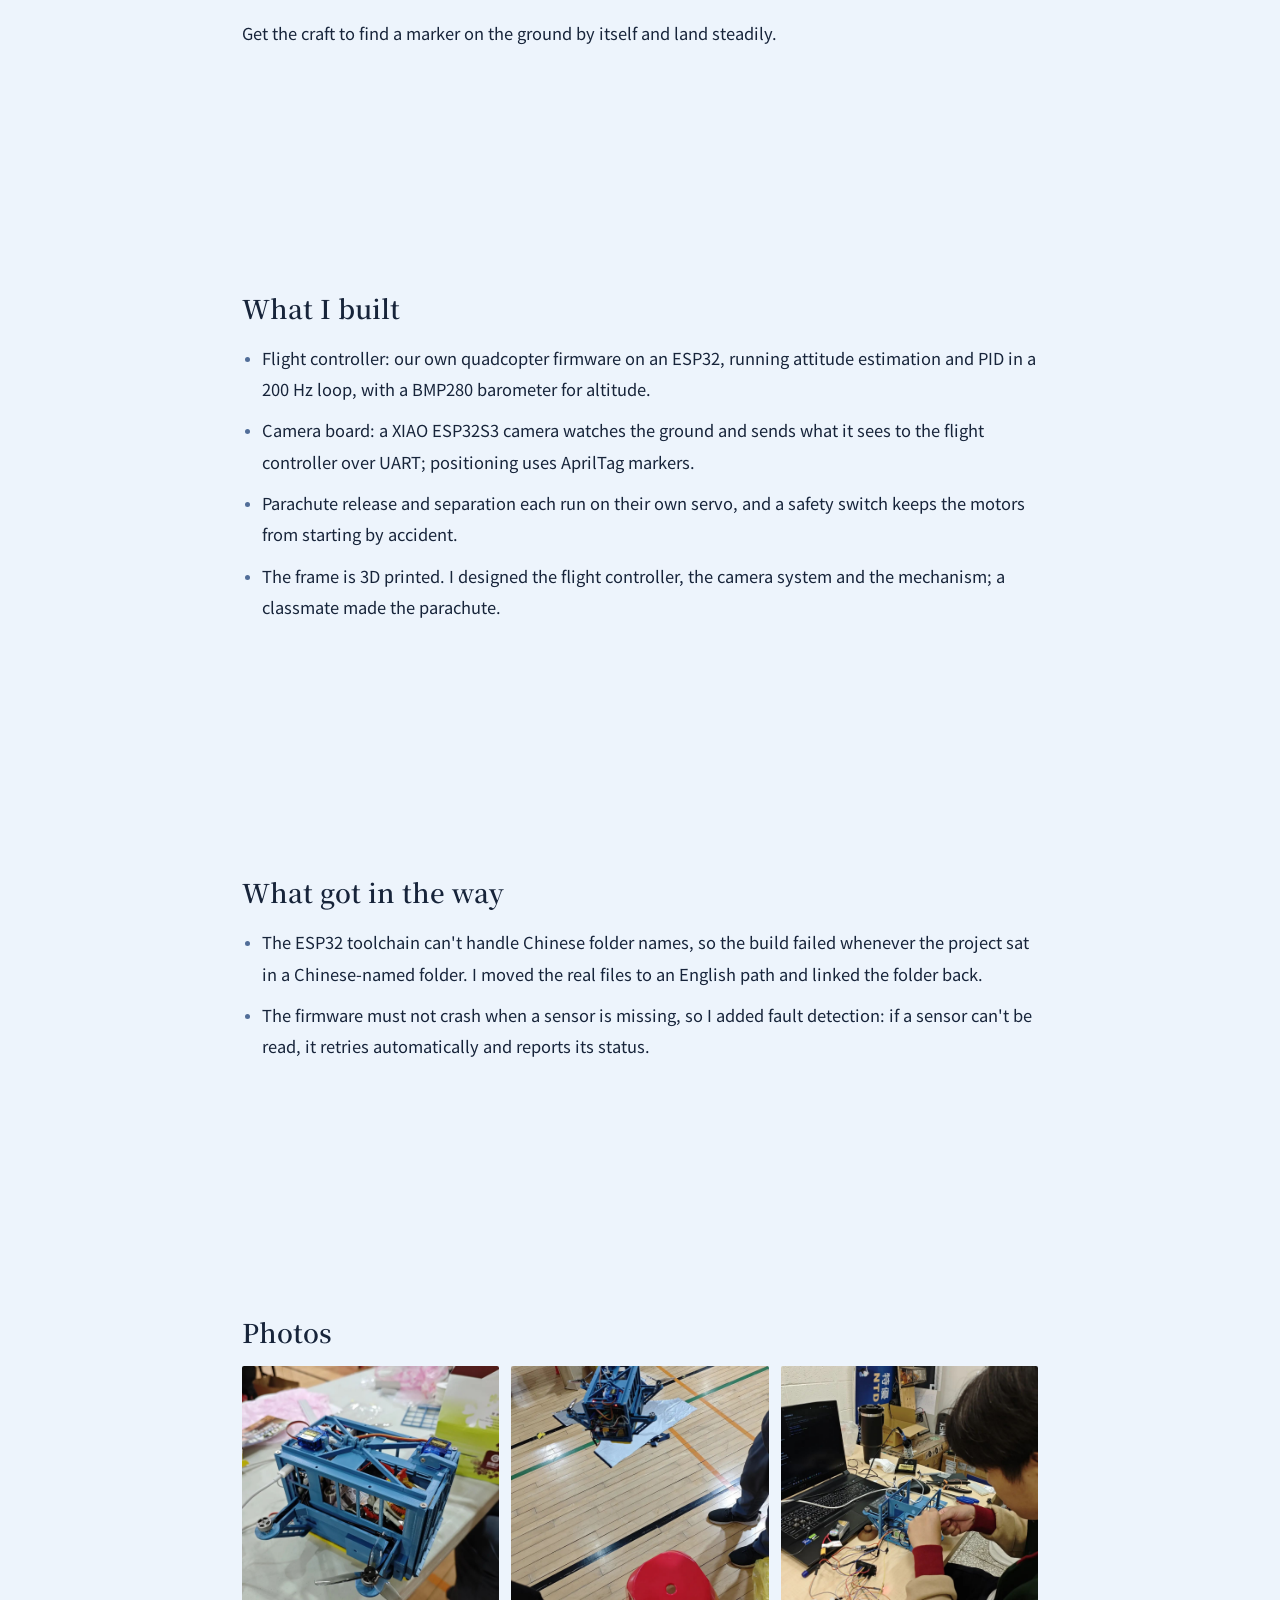
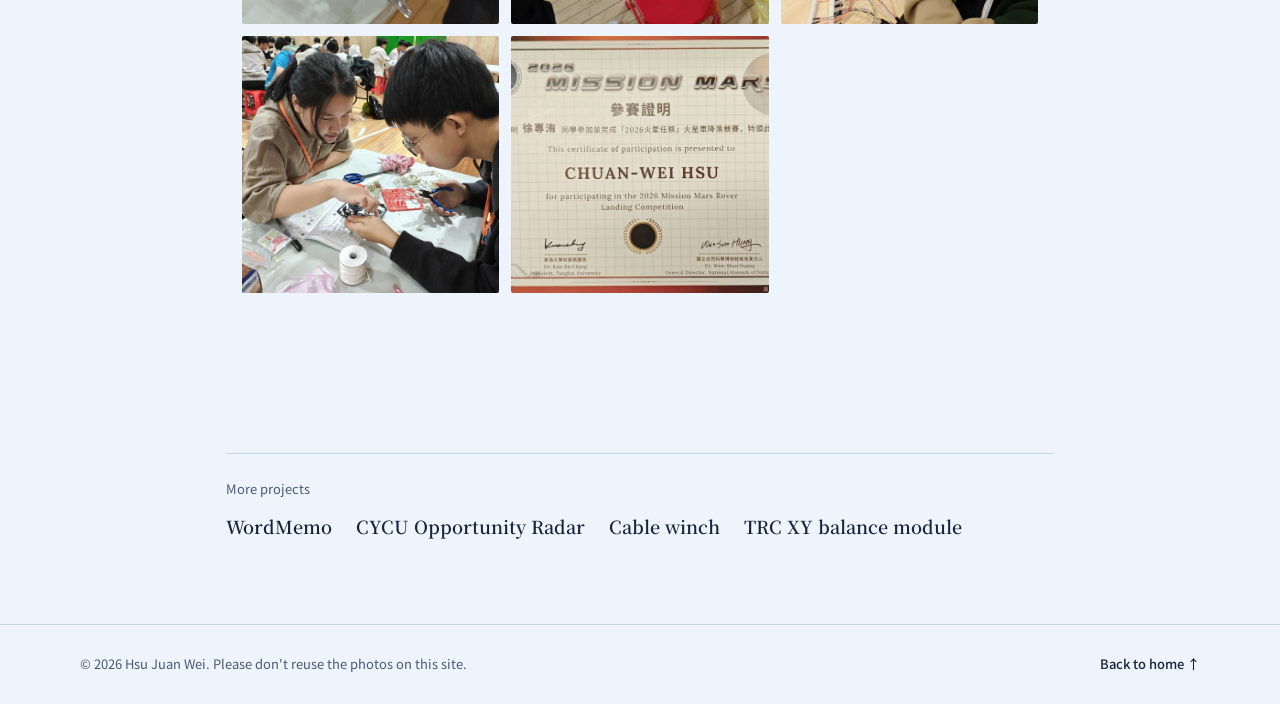
<file: en/projects/mars.html>
<!doctype html>
<html lang="en">
<head>
<meta charset="utf-8">
<meta name="viewport" content="width=device-width, initial-scale=1">
<title>Mars landing rover | Hsu Juan Wei</title>
<meta name="description" content="Our entry for the Mission Mars 2026 Rover Landing Competition. We wrote our own quadcopter flight controller on an ESP32 and added a camera that reads ground markers, so the craft finds its landing spot by itself.">
<meta property="og:title" content="Mars landing rover | Hsu Juan Wei">
<meta property="og:description" content="Our entry for the Mission Mars 2026 Rover Landing Competition. We wrote our own quadcopter flight controller on an ESP32 and added a camera that reads ground markers, so the craft finds its landing spot by itself.">
<meta property="og:image" content="https://johnny-0120.github.io/img/share-en.jpg">
<link rel="icon" href="data:image/svg+xml,<svg xmlns='http://www.w3.org/2000/svg' viewBox='0 0 64 64'><rect width='64' height='64' rx='14' fill='%2317243A'/><text x='32' y='44' font-size='34' text-anchor='middle' fill='%23EDF4FC' font-family='serif'>洧</text></svg>">
<script>try{var t=localStorage.getItem("theme");if(t==="dark"||t==="light")document.documentElement.setAttribute("data-theme",t)}catch(e){}</script>
<link rel="preload" href="../../fonts/wan-sb.woff2" as="font" type="font/woff2" crossorigin>
<link rel="stylesheet" href="../../style.css?v=41">
</head>
<body class="pj">
<header class="bar">
  <a class="bar-name" href="../">Hsu Juan Wei</a>
  <nav class="bar-nav" id="nav" aria-label="Main menu">
    <a href="../#works">Projects</a>
    <a href="../#timeline">Experience</a>
    <a href="../#contact">Contact</a>
  </nav>
  <div class="bar-right">
    <a class="lang-btn" href="../../projects/mars.html" hreflang="zh-Hant" lang="zh-Hant" aria-label="中文版">中文</a>
    <button class="theme-btn" type="button" aria-label="Switch dark / light mode"><span class="ico"></span><span class="lbl">Dark</span></button>
  </div>
</header>
<main class="pj-main">
  <a class="pj-back" href="../#works">← Back to projects</a>
  <p class="pj-kind">Hardware</p>
  <h1 class="pj-title">Mars landing rover</h1>
  <p class="pj-lede">Our entry for the Mission Mars 2026 Rover Landing Competition. We wrote our own quadcopter flight controller on an ESP32 and added a camera that reads ground markers, so the craft finds its landing spot by itself.</p>
  <figure class="pj-cover"><img src="../../img/mars-rover.jpg" alt="Mars landing rover"></figure>
  <dl class="pj-meta"><div><dt>Competition</dt><dd>Mission Mars 2026 Rover Landing Competition (Tunghai University, National Museum of Natural Science)</dd></div><div><dt>When</dt><dd>2026.10 – 2026.11</dd></div><div><dt>Result</dt><dd>Finished</dd></div><div><dt>Role</dt><dd>Flight controller, camera and mechanism design (a classmate made the parachute)</dd></div><div><dt>Tech</dt><dd>ESP32, XIAO ESP32S3 camera, MPU attitude sensing, BMP280 barometer, PID, 3D printing</dd></div></dl>
  
  <section class="pj-sec"><h2>Goal</h2><p>Get the craft to find a marker on the ground by itself and land steadily.</p></section>
<section class="pj-sec"><h2>What I built</h2><ul><li>Flight controller: our own quadcopter firmware on an ESP32, running attitude estimation and PID in a 200 Hz loop, with a BMP280 barometer for altitude.</li><li>Camera board: a XIAO ESP32S3 camera watches the ground and sends what it sees to the flight controller over UART; positioning uses AprilTag markers.</li><li>Parachute release and separation each run on their own servo, and a safety switch keeps the motors from starting by accident.</li><li>The frame is 3D printed. I designed the flight controller, the camera system and the mechanism; a classmate made the parachute.</li></ul></section>
<section class="pj-sec"><h2>What got in the way</h2><ul><li>The ESP32 toolchain can't handle Chinese folder names, so the build failed whenever the project sat in a Chinese-named folder. I moved the real files to an English path and linked the folder back.</li><li>The firmware must not crash when a sensor is missing, so I added fault detection: if a sensor can't be read, it retries automatically and reports its status.</li></ul></section>

  <section class="pj-sec"><h2>Photos</h2><div class="masonry"><button class="ph"><img src="../../img/mars-rover.jpg" alt="The finished lander" loading="lazy"></button><button class="ph"><img src="../../img/mars-field.jpg" alt="On the competition floor" loading="lazy"></button><button class="ph"><img src="../../img/mars-build.jpg" alt="Assembly" loading="lazy"></button><button class="ph"><img src="../../img/mars-day.jpg" alt="Adjusting it at the side of the course" loading="lazy"></button><button class="ph"><img src="../../img/cert-mars.jpg" alt="Certificate of participation" loading="lazy"></button></div></section>
  <nav class="pj-more"><p>More projects</p><a href="wordmemo.html">WordMemo</a><a href="radar.html">CYCU Opportunity Radar</a><a href="winch.html">Cable winch</a><a href="trc.html">TRC XY balance module</a></nav>
</main>
<footer class="foot"><p>© 2026 Hsu Juan Wei. Please don't reuse the photos on this site.</p><a href="../">Back to home ↑</a></footer>
<div class="lightbox" hidden><button class="lb-close" aria-label="Close">Close ✕</button><img alt=""></div>
<script src="../../main.js?v=31"></script>
</body>
</html>
</file>
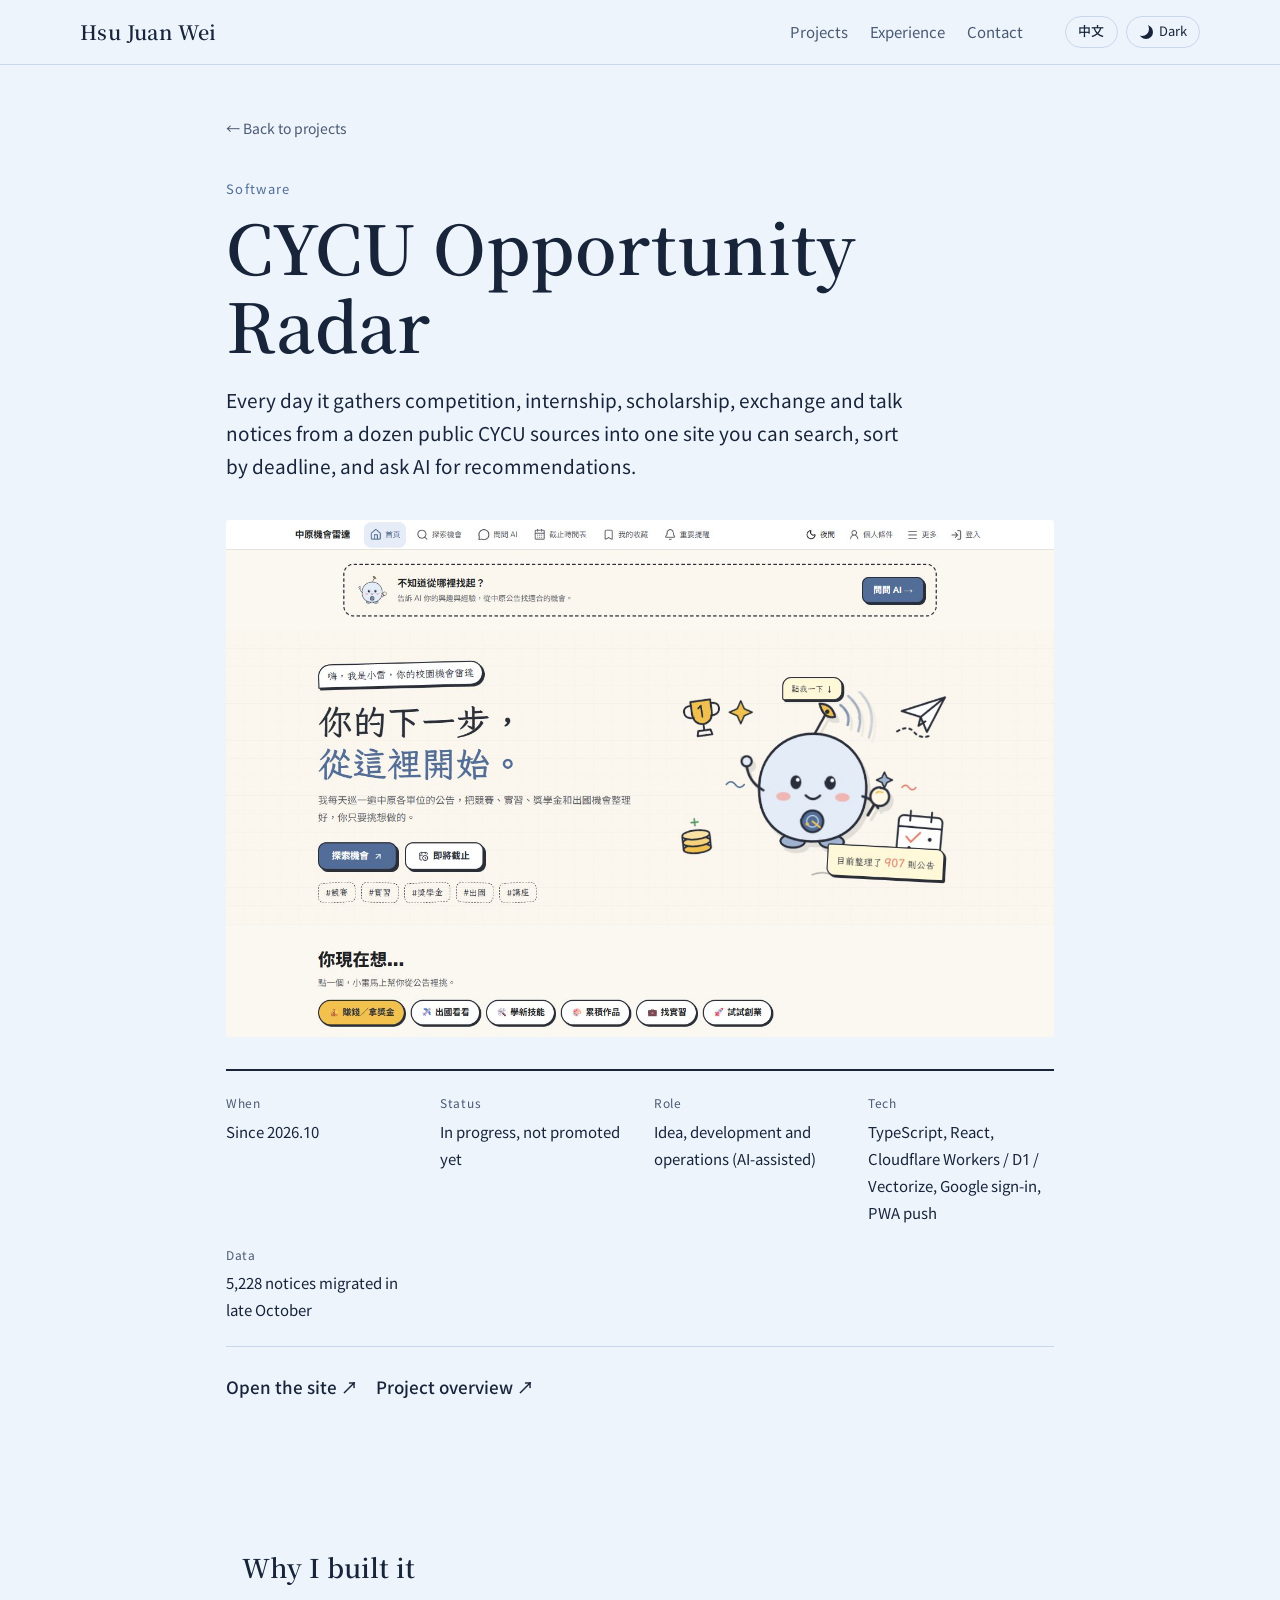
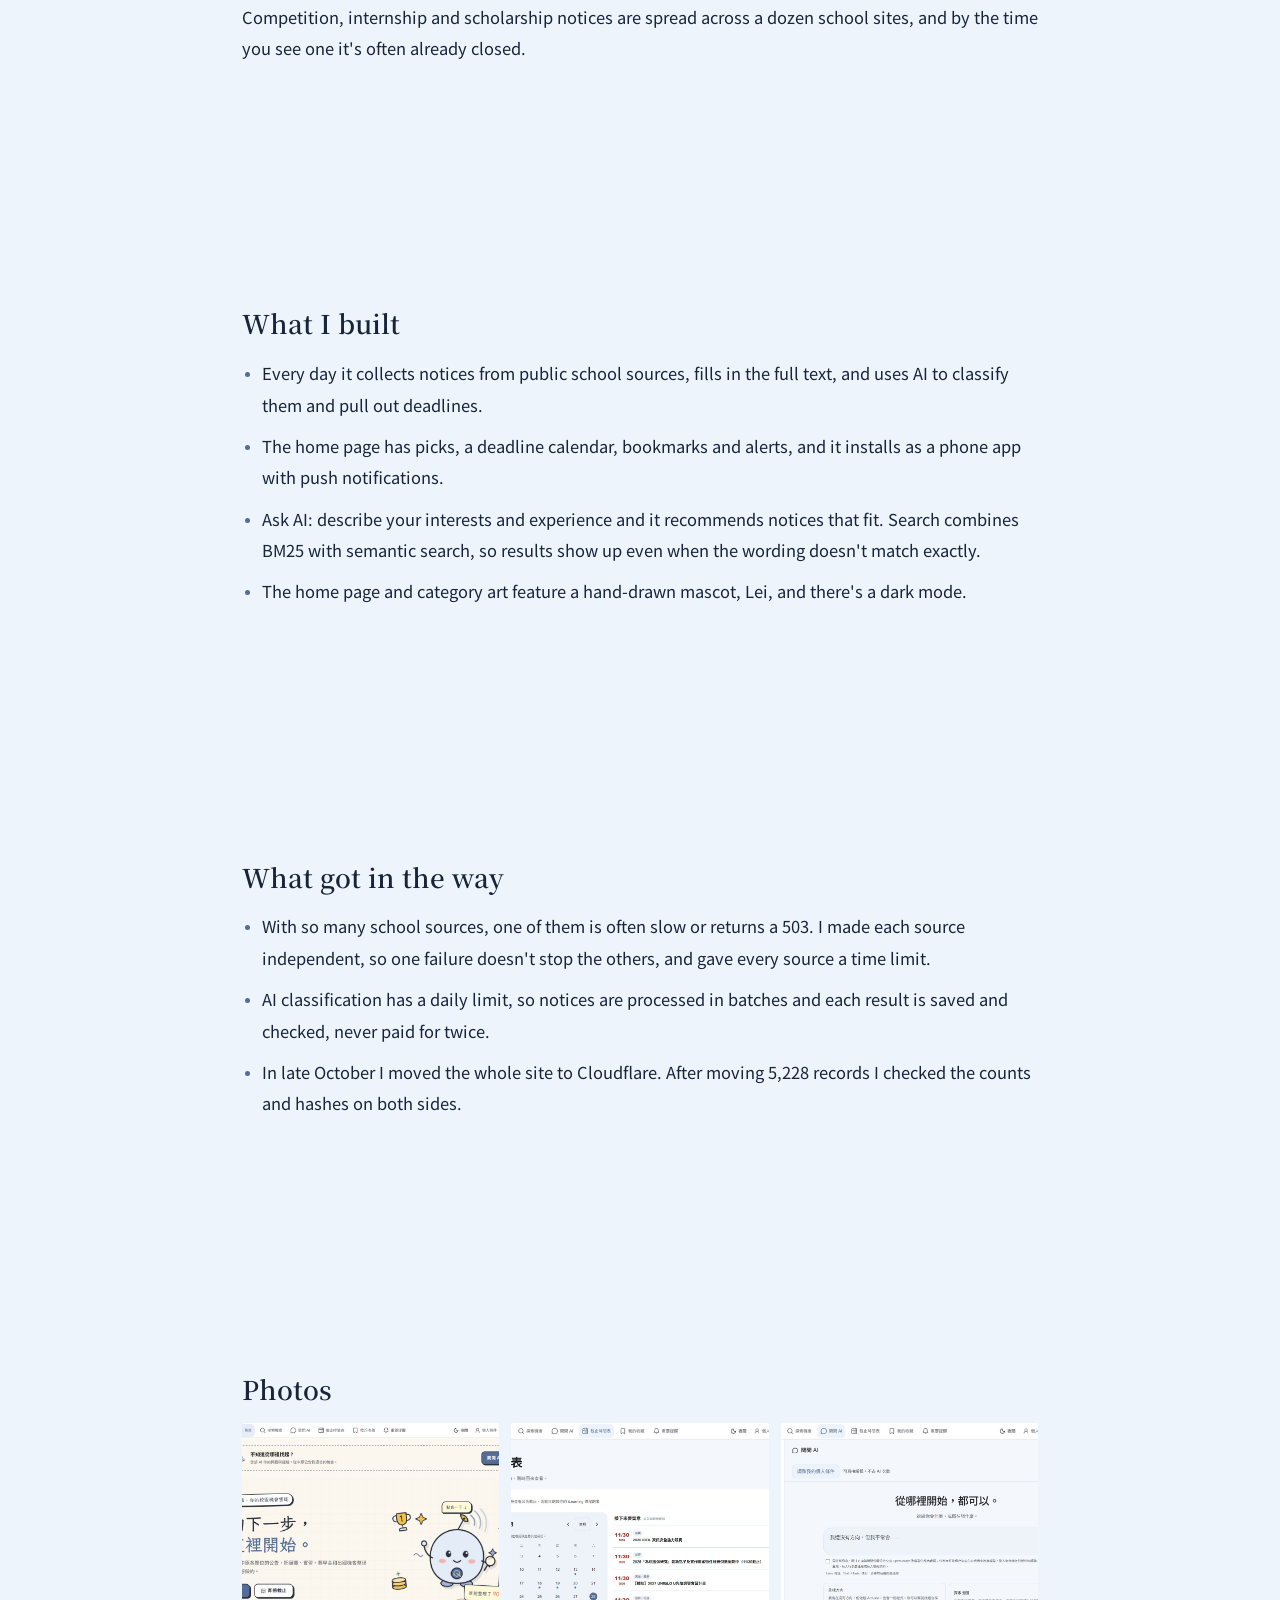
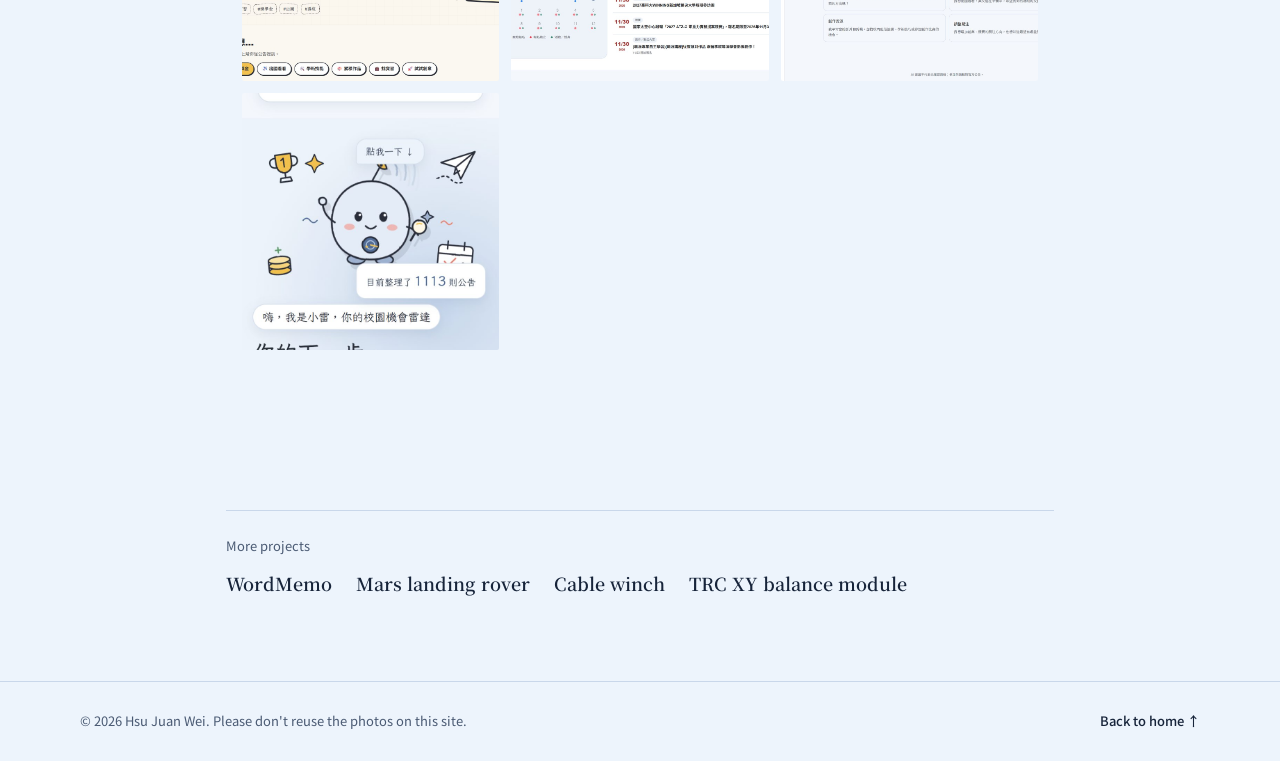
<file: en/projects/radar.html>
<!doctype html>
<html lang="en">
<head>
<meta charset="utf-8">
<meta name="viewport" content="width=device-width, initial-scale=1">
<title>CYCU Opportunity Radar | Hsu Juan Wei</title>
<meta name="description" content="Every day it gathers competition, internship, scholarship, exchange and talk notices from a dozen public CYCU sources into one site you can search, sort by deadline, and ask AI for recommendations.">
<meta property="og:title" content="CYCU Opportunity Radar | Hsu Juan Wei">
<meta property="og:description" content="Every day it gathers competition, internship, scholarship, exchange and talk notices from a dozen public CYCU sources into one site you can search, sort by deadline, and ask AI for recommendations.">
<meta property="og:image" content="https://johnny-0120.github.io/img/share-en.jpg">
<link rel="icon" href="data:image/svg+xml,<svg xmlns='http://www.w3.org/2000/svg' viewBox='0 0 64 64'><rect width='64' height='64' rx='14' fill='%2317243A'/><text x='32' y='44' font-size='34' text-anchor='middle' fill='%23EDF4FC' font-family='serif'>洧</text></svg>">
<script>try{var t=localStorage.getItem("theme");if(t==="dark"||t==="light")document.documentElement.setAttribute("data-theme",t)}catch(e){}</script>
<link rel="preload" href="../../fonts/wan-sb.woff2" as="font" type="font/woff2" crossorigin>
<link rel="stylesheet" href="../../style.css?v=41">
</head>
<body class="pj">
<header class="bar">
  <a class="bar-name" href="../">Hsu Juan Wei</a>
  <nav class="bar-nav" id="nav" aria-label="Main menu">
    <a href="../#works">Projects</a>
    <a href="../#timeline">Experience</a>
    <a href="../#contact">Contact</a>
  </nav>
  <div class="bar-right">
    <a class="lang-btn" href="../../projects/radar.html" hreflang="zh-Hant" lang="zh-Hant" aria-label="中文版">中文</a>
    <button class="theme-btn" type="button" aria-label="Switch dark / light mode"><span class="ico"></span><span class="lbl">Dark</span></button>
  </div>
</header>
<main class="pj-main">
  <a class="pj-back" href="../#works">← Back to projects</a>
  <p class="pj-kind">Software</p>
  <h1 class="pj-title">CYCU Opportunity Radar</h1>
  <p class="pj-lede">Every day it gathers competition, internship, scholarship, exchange and talk notices from a dozen public CYCU sources into one site you can search, sort by deadline, and ask AI for recommendations.</p>
  <figure class="pj-cover"><img src="../../img/radar.jpg?v=3" data-dark="../../img/radar-dark.jpg?v=3" alt="CYCU Opportunity Radar"></figure>
  <dl class="pj-meta"><div><dt>When</dt><dd>Since 2026.10</dd></div><div><dt>Status</dt><dd>In progress, not promoted yet</dd></div><div><dt>Role</dt><dd>Idea, development and operations (AI-assisted)</dd></div><div><dt>Tech</dt><dd>TypeScript, React, Cloudflare Workers / D1 / Vectorize, Google sign-in, PWA push</dd></div><div><dt>Data</dt><dd>5,228 notices migrated in late October</dd></div></dl>
  <p class="work-links pj-links"><a href="https://cycu-radar-app.johnny970120.workers.dev" target="_blank" rel="noopener">Open the site ↗</a><a href="https://github.com/johnny-0120/johnny-0120/blob/main/projects/cycu-opportunity-radar/README.md" target="_blank" rel="noopener">Project overview ↗</a></p>
  <section class="pj-sec"><h2>Why I built it</h2><p>Competition, internship and scholarship notices are spread across a dozen school sites, and by the time you see one it's often already closed.</p></section>
<section class="pj-sec"><h2>What I built</h2><ul><li>Every day it collects notices from public school sources, fills in the full text, and uses AI to classify them and pull out deadlines.</li><li>The home page has picks, a deadline calendar, bookmarks and alerts, and it installs as a phone app with push notifications.</li><li>Ask AI: describe your interests and experience and it recommends notices that fit. Search combines BM25 with semantic search, so results show up even when the wording doesn't match exactly.</li><li>The home page and category art feature a hand-drawn mascot, Lei, and there's a dark mode.</li></ul></section>
<section class="pj-sec"><h2>What got in the way</h2><ul><li>With so many school sources, one of them is often slow or returns a 503. I made each source independent, so one failure doesn't stop the others, and gave every source a time limit.</li><li>AI classification has a daily limit, so notices are processed in batches and each result is saved and checked, never paid for twice.</li><li>In late October I moved the whole site to Cloudflare. After moving 5,228 records I checked the counts and hashes on both sides.</li></ul></section>

  <section class="pj-sec"><h2>Photos</h2><div class="masonry"><button class="ph"><img src="../../img/radar.jpg?v=3" alt="CYCU Opportunity Radar home page" loading="lazy"></button><button class="ph"><img src="../../img/radar-calendar.jpg" alt="Deadline calendar" loading="lazy"></button><button class="ph"><img src="../../img/radar-ai.jpg" alt="Ask AI" loading="lazy"></button><button class="ph"><img src="../../img/radar-mobile.jpg" alt="Home page on a phone" loading="lazy"></button></div></section>
  <nav class="pj-more"><p>More projects</p><a href="wordmemo.html">WordMemo</a><a href="mars.html">Mars landing rover</a><a href="winch.html">Cable winch</a><a href="trc.html">TRC XY balance module</a></nav>
</main>
<footer class="foot"><p>© 2026 Hsu Juan Wei. Please don't reuse the photos on this site.</p><a href="../">Back to home ↑</a></footer>
<div class="lightbox" hidden><button class="lb-close" aria-label="Close">Close ✕</button><img alt=""></div>
<script src="../../main.js?v=31"></script>
</body>
</html>
</file>
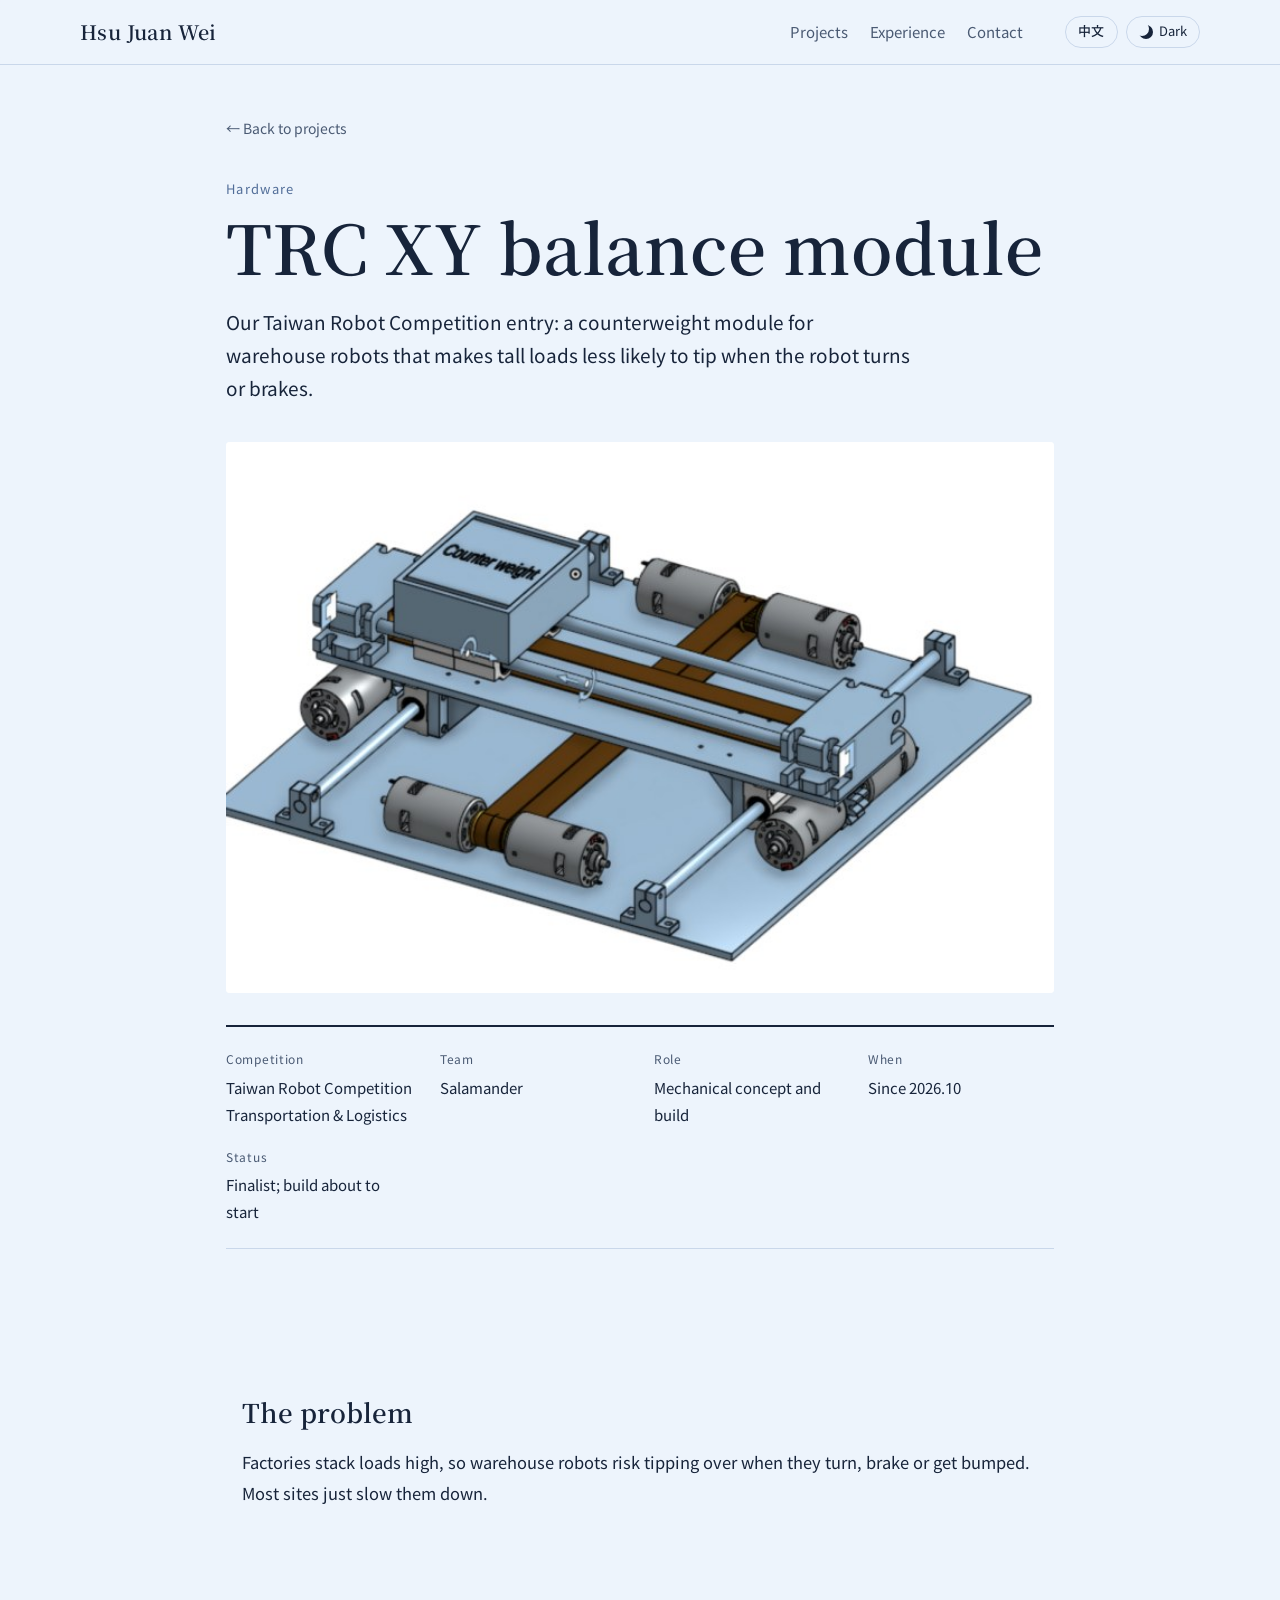
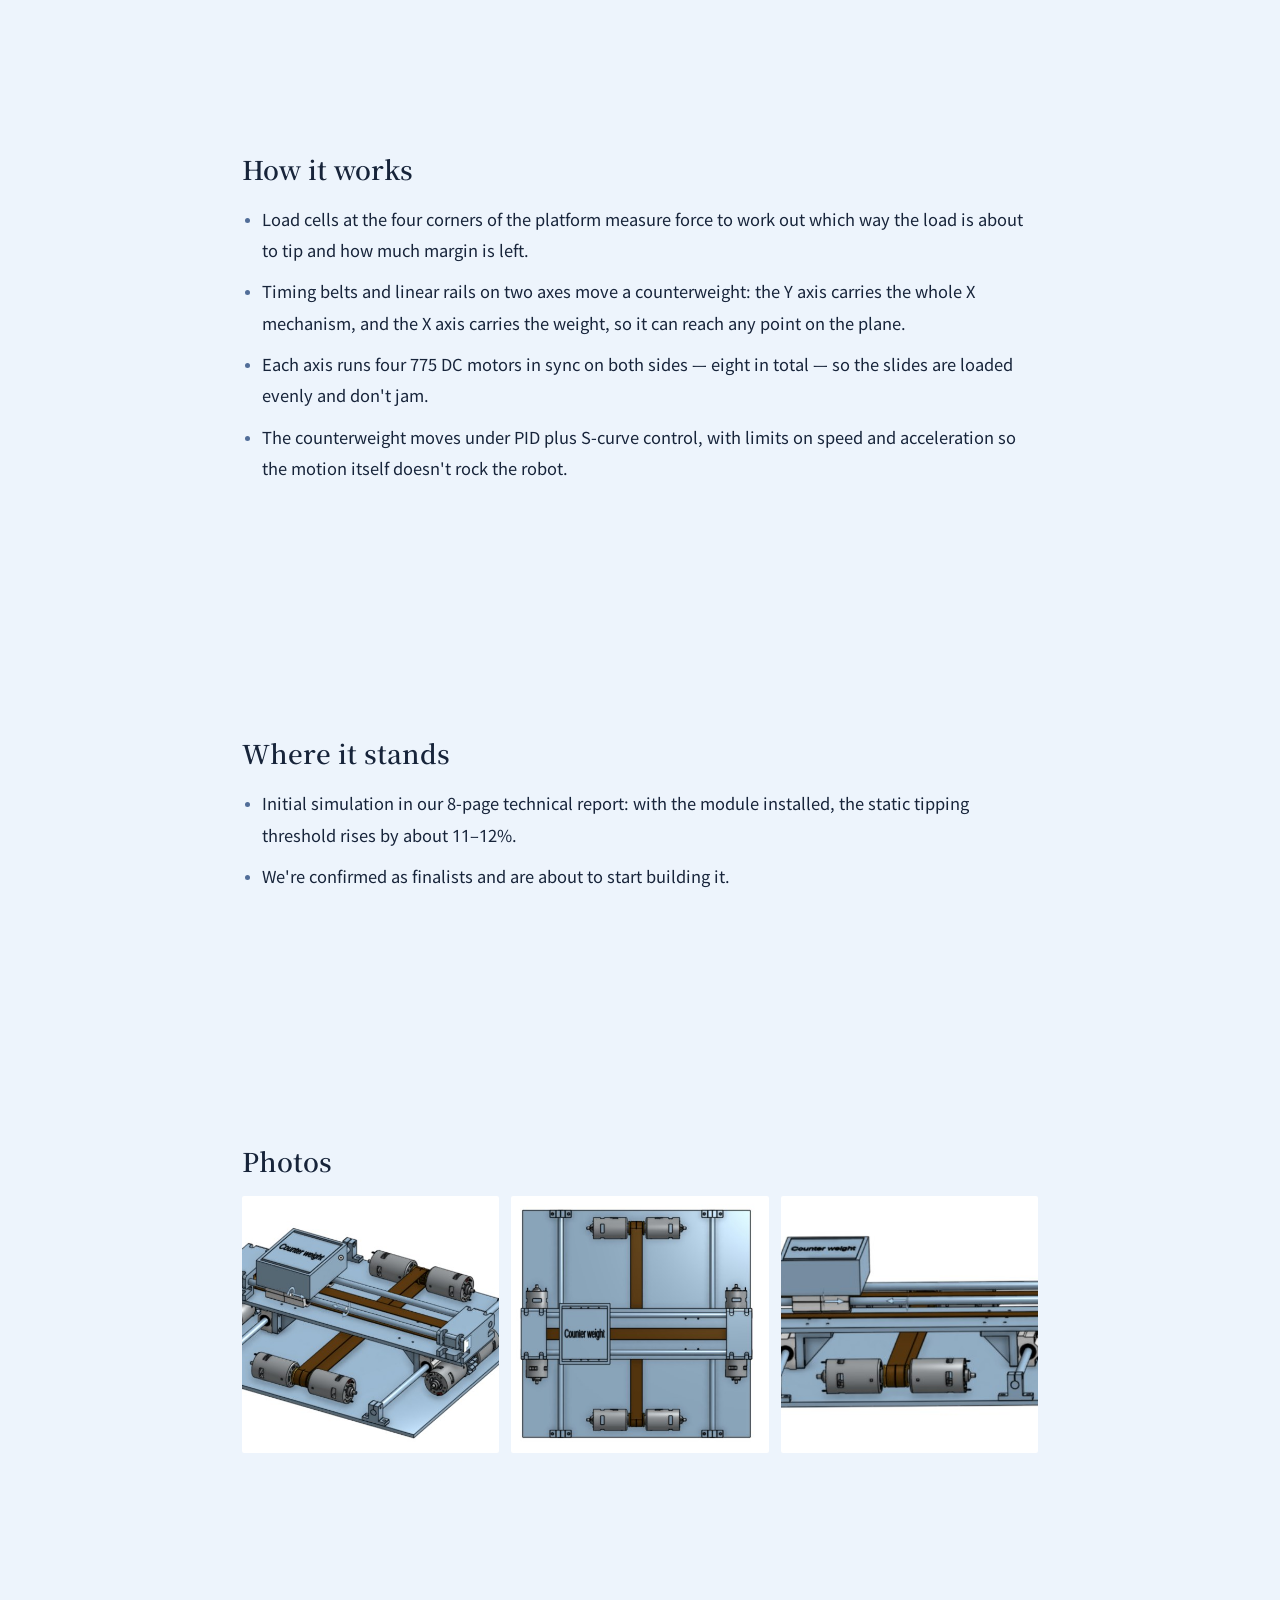
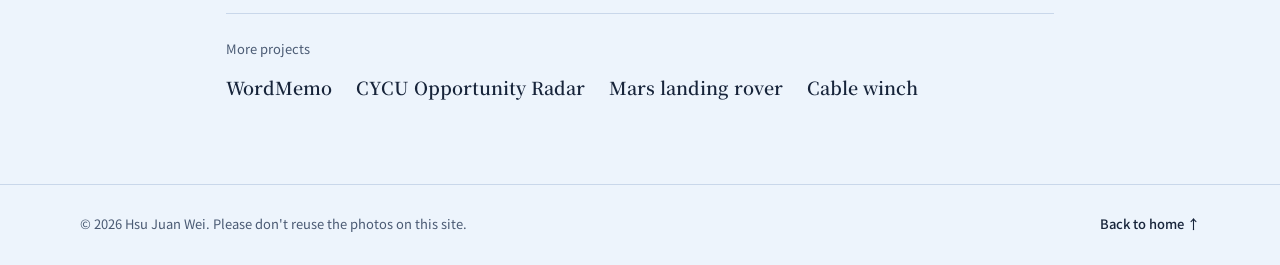
<file: en/projects/trc.html>
<!doctype html>
<html lang="en">
<head>
<meta charset="utf-8">
<meta name="viewport" content="width=device-width, initial-scale=1">
<title>TRC XY balance module | Hsu Juan Wei</title>
<meta name="description" content="Our Taiwan Robot Competition entry: a counterweight module for warehouse robots that makes tall loads less likely to tip when the robot turns or brakes.">
<meta property="og:title" content="TRC XY balance module | Hsu Juan Wei">
<meta property="og:description" content="Our Taiwan Robot Competition entry: a counterweight module for warehouse robots that makes tall loads less likely to tip when the robot turns or brakes.">
<meta property="og:image" content="https://johnny-0120.github.io/img/share-en.jpg">
<link rel="icon" href="data:image/svg+xml,<svg xmlns='http://www.w3.org/2000/svg' viewBox='0 0 64 64'><rect width='64' height='64' rx='14' fill='%2317243A'/><text x='32' y='44' font-size='34' text-anchor='middle' fill='%23EDF4FC' font-family='serif'>洧</text></svg>">
<script>try{var t=localStorage.getItem("theme");if(t==="dark"||t==="light")document.documentElement.setAttribute("data-theme",t)}catch(e){}</script>
<link rel="preload" href="../../fonts/wan-sb.woff2" as="font" type="font/woff2" crossorigin>
<link rel="stylesheet" href="../../style.css?v=41">
</head>
<body class="pj">
<header class="bar">
  <a class="bar-name" href="../">Hsu Juan Wei</a>
  <nav class="bar-nav" id="nav" aria-label="Main menu">
    <a href="../#works">Projects</a>
    <a href="../#timeline">Experience</a>
    <a href="../#contact">Contact</a>
  </nav>
  <div class="bar-right">
    <a class="lang-btn" href="../../projects/trc.html" hreflang="zh-Hant" lang="zh-Hant" aria-label="中文版">中文</a>
    <button class="theme-btn" type="button" aria-label="Switch dark / light mode"><span class="ico"></span><span class="lbl">Dark</span></button>
  </div>
</header>
<main class="pj-main">
  <a class="pj-back" href="../#works">← Back to projects</a>
  <p class="pj-kind">Hardware</p>
  <h1 class="pj-title">TRC XY balance module</h1>
  <p class="pj-lede">Our Taiwan Robot Competition entry: a counterweight module for warehouse robots that makes tall loads less likely to tip when the robot turns or brakes.</p>
  <figure class="pj-cover"><img src="../../img/trc-xy.jpg" alt="TRC XY balance module"></figure>
  <dl class="pj-meta"><div><dt>Competition</dt><dd>Taiwan Robot Competition　Transportation & Logistics</dd></div><div><dt>Team</dt><dd>Salamander</dd></div><div><dt>Role</dt><dd>Mechanical concept and build</dd></div><div><dt>When</dt><dd>Since 2026.10</dd></div><div><dt>Status</dt><dd>Finalist; build about to start</dd></div></dl>
  
  <section class="pj-sec"><h2>The problem</h2><p>Factories stack loads high, so warehouse robots risk tipping over when they turn, brake or get bumped. Most sites just slow them down.</p></section>
<section class="pj-sec"><h2>How it works</h2><ul><li>Load cells at the four corners of the platform measure force to work out which way the load is about to tip and how much margin is left.</li><li>Timing belts and linear rails on two axes move a counterweight: the Y axis carries the whole X mechanism, and the X axis carries the weight, so it can reach any point on the plane.</li><li>Each axis runs four 775 DC motors in sync on both sides — eight in total — so the slides are loaded evenly and don't jam.</li><li>The counterweight moves under PID plus S-curve control, with limits on speed and acceleration so the motion itself doesn't rock the robot.</li></ul></section>
<section class="pj-sec"><h2>Where it stands</h2><ul><li>Initial simulation in our 8-page technical report: with the module installed, the static tipping threshold rises by about 11–12%.</li><li>We're confirmed as finalists and are about to start building it.</li></ul></section>

  <section class="pj-sec"><h2>Photos</h2><div class="masonry"><button class="ph"><img src="../../img/trc-xy.jpg" alt="3D view" loading="lazy"></button><button class="ph"><img src="../../img/trc-xy-top.jpg" alt="Top view" loading="lazy"></button><button class="ph"><img src="../../img/trc-xy-side.jpg" alt="Side view" loading="lazy"></button></div></section>
  <nav class="pj-more"><p>More projects</p><a href="wordmemo.html">WordMemo</a><a href="radar.html">CYCU Opportunity Radar</a><a href="mars.html">Mars landing rover</a><a href="winch.html">Cable winch</a></nav>
</main>
<footer class="foot"><p>© 2026 Hsu Juan Wei. Please don't reuse the photos on this site.</p><a href="../">Back to home ↑</a></footer>
<div class="lightbox" hidden><button class="lb-close" aria-label="Close">Close ✕</button><img alt=""></div>
<script src="../../main.js?v=31"></script>
</body>
</html>
</file>
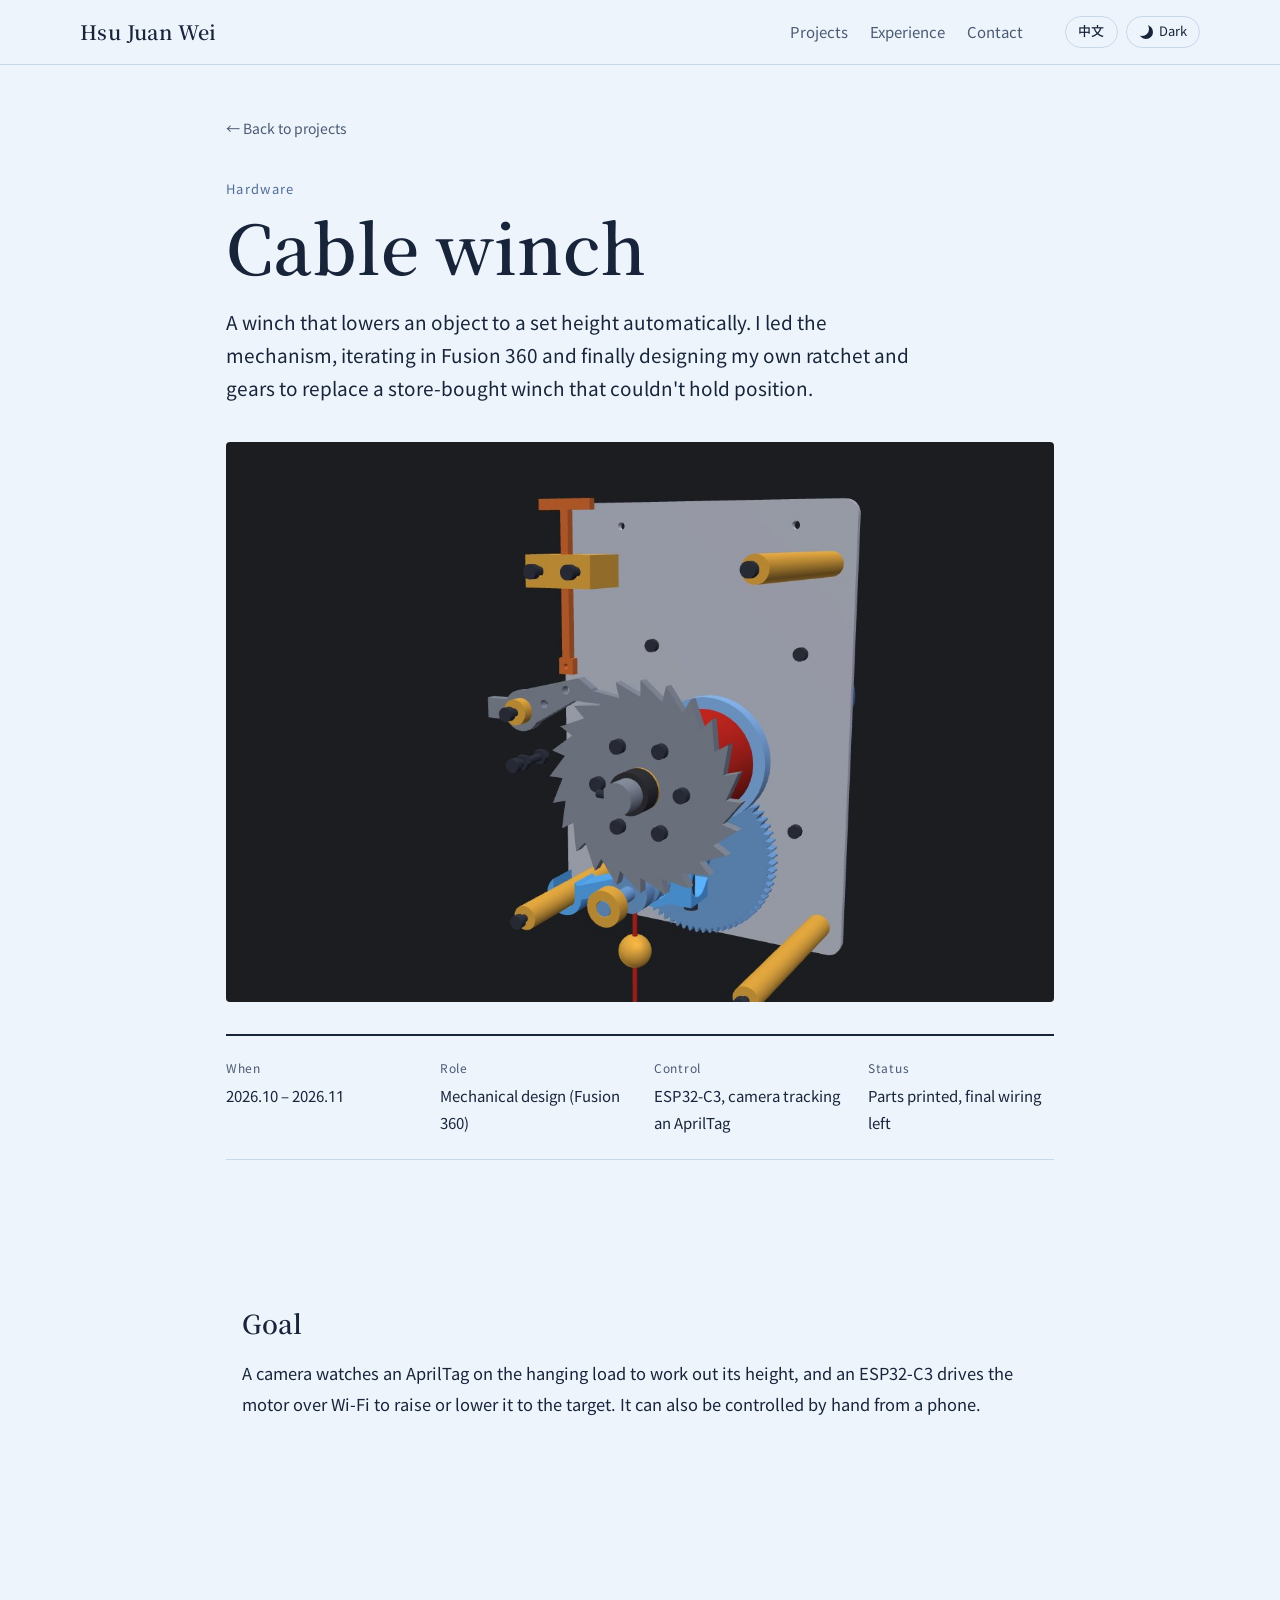
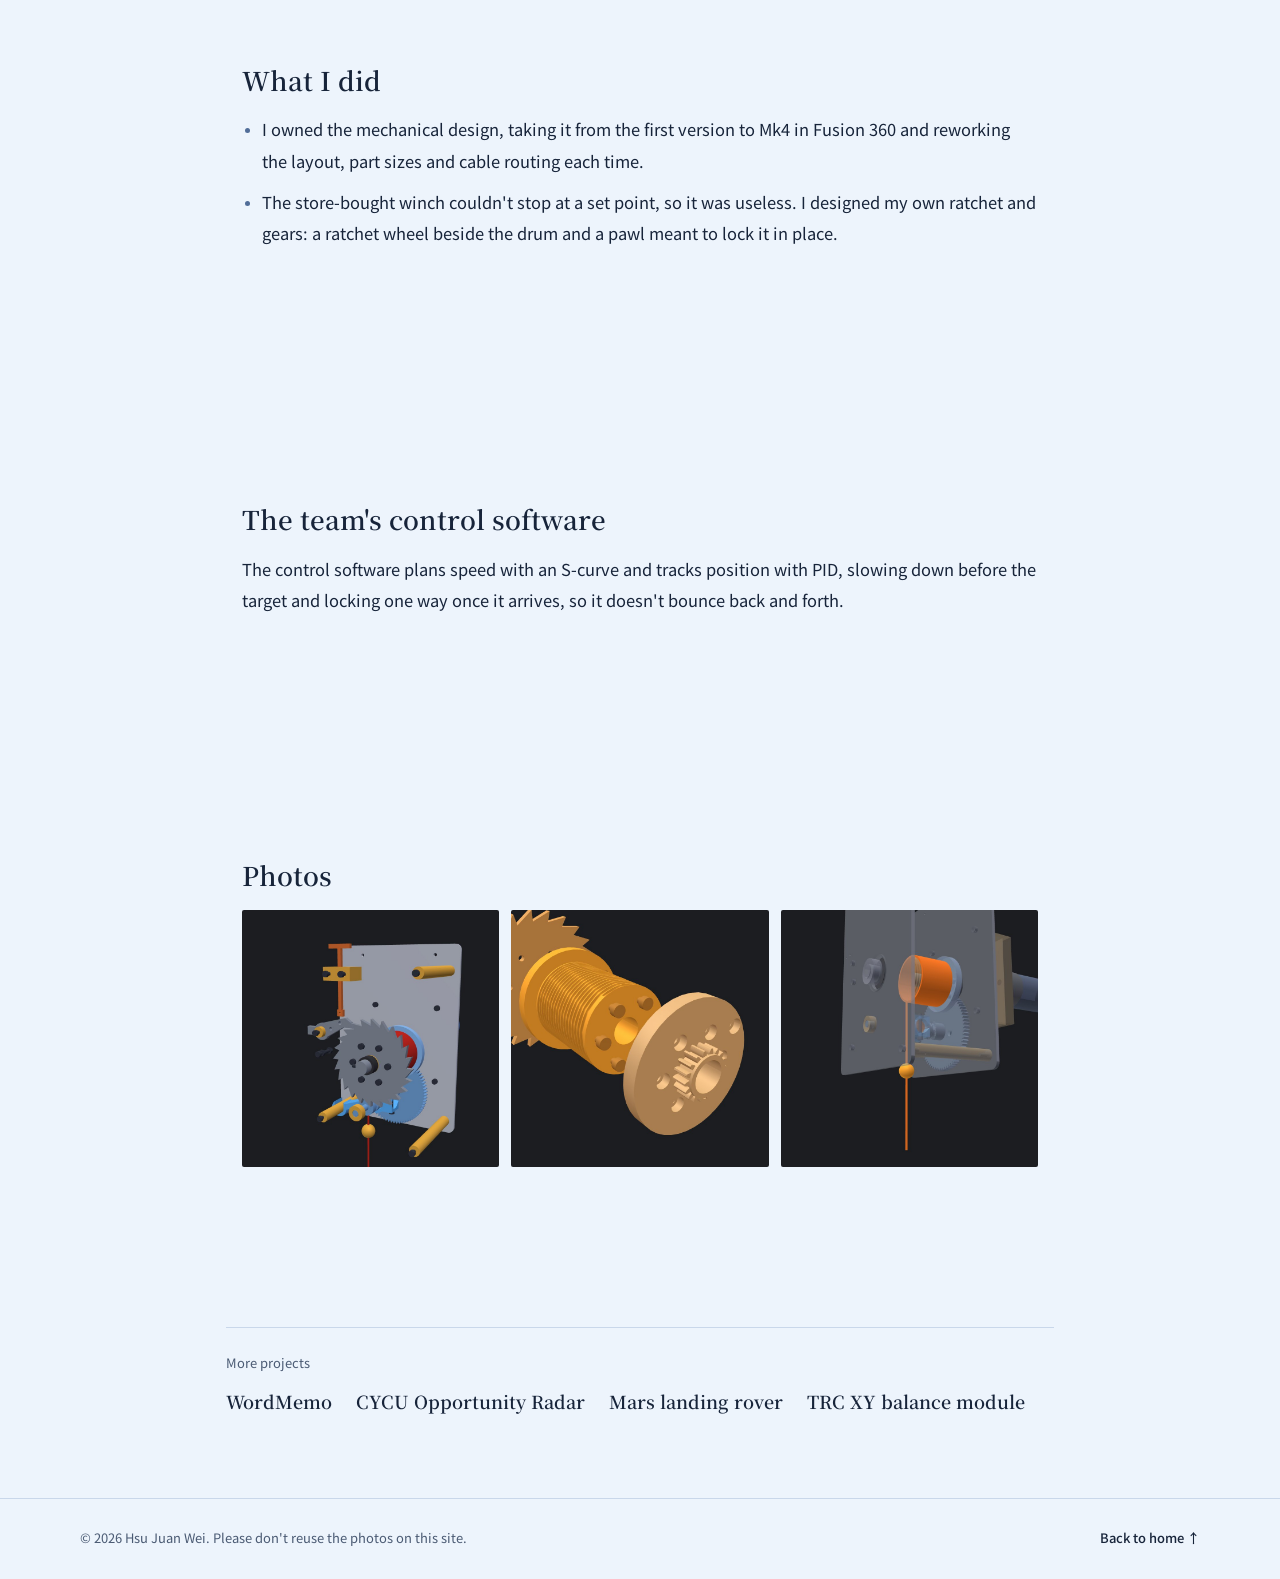
<file: en/projects/winch.html>
<!doctype html>
<html lang="en">
<head>
<meta charset="utf-8">
<meta name="viewport" content="width=device-width, initial-scale=1">
<title>Cable winch | Hsu Juan Wei</title>
<meta name="description" content="A winch that lowers an object to a set height automatically. I led the mechanism, iterating in Fusion 360 and finally designing my own ratchet and gears to replace a store-bought winch that couldn't hold position.">
<meta property="og:title" content="Cable winch | Hsu Juan Wei">
<meta property="og:description" content="A winch that lowers an object to a set height automatically. I led the mechanism, iterating in Fusion 360 and finally designing my own ratchet and gears to replace a store-bought winch that couldn't hold position.">
<meta property="og:image" content="https://johnny-0120.github.io/img/share-en.jpg">
<link rel="icon" href="data:image/svg+xml,<svg xmlns='http://www.w3.org/2000/svg' viewBox='0 0 64 64'><rect width='64' height='64' rx='14' fill='%2317243A'/><text x='32' y='44' font-size='34' text-anchor='middle' fill='%23EDF4FC' font-family='serif'>洧</text></svg>">
<script>try{var t=localStorage.getItem("theme");if(t==="dark"||t==="light")document.documentElement.setAttribute("data-theme",t)}catch(e){}</script>
<link rel="preload" href="../../fonts/wan-sb.woff2" as="font" type="font/woff2" crossorigin>
<link rel="stylesheet" href="../../style.css?v=41">
</head>
<body class="pj">
<header class="bar">
  <a class="bar-name" href="../">Hsu Juan Wei</a>
  <nav class="bar-nav" id="nav" aria-label="Main menu">
    <a href="../#works">Projects</a>
    <a href="../#timeline">Experience</a>
    <a href="../#contact">Contact</a>
  </nav>
  <div class="bar-right">
    <a class="lang-btn" href="../../projects/winch.html" hreflang="zh-Hant" lang="zh-Hant" aria-label="中文版">中文</a>
    <button class="theme-btn" type="button" aria-label="Switch dark / light mode"><span class="ico"></span><span class="lbl">Dark</span></button>
  </div>
</header>
<main class="pj-main">
  <a class="pj-back" href="../#works">← Back to projects</a>
  <p class="pj-kind">Hardware</p>
  <h1 class="pj-title">Cable winch</h1>
  <p class="pj-lede">A winch that lowers an object to a set height automatically. I led the mechanism, iterating in Fusion 360 and finally designing my own ratchet and gears to replace a store-bought winch that couldn't hold position.</p>
  <figure class="pj-cover"><img src="../../img/reel-mk4.jpg" alt="Cable winch"></figure>
  <dl class="pj-meta"><div><dt>When</dt><dd>2026.10 – 2026.11</dd></div><div><dt>Role</dt><dd>Mechanical design (Fusion 360)</dd></div><div><dt>Control</dt><dd>ESP32-C3, camera tracking an AprilTag</dd></div><div><dt>Status</dt><dd>Parts printed, final wiring left</dd></div></dl>
  
  <section class="pj-sec"><h2>Goal</h2><p>A camera watches an AprilTag on the hanging load to work out its height, and an ESP32-C3 drives the motor over Wi-Fi to raise or lower it to the target. It can also be controlled by hand from a phone.</p></section>
<section class="pj-sec"><h2>What I did</h2><ul><li>I owned the mechanical design, taking it from the first version to Mk4 in Fusion 360 and reworking the layout, part sizes and cable routing each time.</li><li>The store-bought winch couldn't stop at a set point, so it was useless. I designed my own ratchet and gears: a ratchet wheel beside the drum and a pawl meant to lock it in place.</li></ul></section>
<section class="pj-sec"><h2>The team's control software</h2><p>The control software plans speed with an S-curve and tracks position with PID, slowing down before the target and locking one way once it arrives, so it doesn't bounce back and forth.</p></section>

  <section class="pj-sec"><h2>Photos</h2><div class="masonry"><button class="ph"><img src="../../img/reel-mk4.jpg" alt="Mk4 mechanism" loading="lazy"></button><button class="ph"><img src="../../img/reel-ratchet.jpg" alt="My ratchet and drum design" loading="lazy"></button><button class="ph"><img src="../../img/reel-drum-mk4.jpg" alt="Drum and cable exit" loading="lazy"></button></div></section>
  <nav class="pj-more"><p>More projects</p><a href="wordmemo.html">WordMemo</a><a href="radar.html">CYCU Opportunity Radar</a><a href="mars.html">Mars landing rover</a><a href="trc.html">TRC XY balance module</a></nav>
</main>
<footer class="foot"><p>© 2026 Hsu Juan Wei. Please don't reuse the photos on this site.</p><a href="../">Back to home ↑</a></footer>
<div class="lightbox" hidden><button class="lb-close" aria-label="Close">Close ✕</button><img alt=""></div>
<script src="../../main.js?v=31"></script>
</body>
</html>
</file>
<file: style.css>
@font-face{font-family:"GenWanMin";src:url(fonts/wan-sb.woff2) format("woff2");font-weight:400 900;font-display:swap}
@font-face{font-family:"GenSeki";src:url(fonts/seki-r.woff2) format("woff2");font-weight:300 449;font-display:swap}
@font-face{font-family:"GenSeki";src:url(fonts/seki-m.woff2) format("woff2");font-weight:450 900;font-display:swap}
:root{
  --bg:#EDF4FC;
  --paper:#F7FAFE;
  --ink:#17243A;
  --ink-2:#4A5A73;
  --line:#C9D7EA;
  --blue:#91AED2;
  --blue-soft:#A8C0DF;
  --btn:#516D98;
  --night:#101A2C;
  --panel:#1B2C45;
  --lav:#B7AED6;
  --warm:#B5654A;
  --serif:"GenWanMin","Noto Serif TC",serif;
  --sans:"GenSeki","PingFang TC","Microsoft JhengHei",system-ui,sans-serif;
  --mono:"GenSeki","PingFang TC","Microsoft JhengHei",system-ui,sans-serif;
  --w:1120px;
  --accent:#516D98;
  --on-ink:#FFFFFF;
  --bar-bg:rgba(237,244,252,.92);
  --stage:#101A2C;
  --done:var(--done);
  --mark:#A8C0DF;
  --img-bg:#FFFFFF;
  --radar-ink:23,36,58;
  --radar-acc:81,109,152;
  --dot:145,174,210;
  color-scheme:light;
}
/* 深色模式：跟系統，或使用者手動切換 */
:root[data-theme="dark"]{
  --bg:#101A2C;--paper:#15223A;--ink:#EDF4FC;--ink-2:#A9BBD3;--line:#2A3F5E;
  --accent:#A8C0DF;--on-ink:#101A2C;--bar-bg:rgba(16,26,44,.9);--stage:#0A1220;--done:#7CC79C;
  --mark:#3A5A86;--img-bg:#1B2C45;--radar-ink:237,244,252;--radar-acc:168,192,223;--dot:120,150,190;
  color-scheme:dark;
}
@media (prefers-color-scheme:dark){
  :root:not([data-theme="light"]){
    --bg:#101A2C;--paper:#15223A;--ink:#EDF4FC;--ink-2:#A9BBD3;--line:#2A3F5E;
    --accent:#A8C0DF;--on-ink:#101A2C;--bar-bg:rgba(16,26,44,.9);--stage:#0A1220;--done:#7CC79C;
    --mark:#3A5A86;--img-bg:#1B2C45;--radar-ink:237,244,252;--radar-acc:168,192,223;--dot:120,150,190;
    color-scheme:dark;
  }
}
body,.bar,.quick,.works,.gallery,.miss,.scan-card{transition:background-color .3s,color .3s,border-color .3s}
*{box-sizing:border-box}
html{scroll-behavior:smooth;scroll-padding-top:72px}
body{margin:0;background:var(--bg);color:var(--ink);font-family:var(--sans);font-size:17px;line-height:1.8;-webkit-font-smoothing:antialiased}
img{display:block;max-width:100%;height:auto}
a{color:inherit}
h1,h2,h3{margin:0;font-weight:700;line-height:1.3}
p{margin:0}
::selection{background:var(--blue-soft)}

/* top bar */
.bar{position:sticky;top:0;z-index:20;display:flex;align-items:center;justify-content:space-between;gap:24px;
  padding:14px max(16px,calc((100% - var(--w))/2));background:var(--bar-bg);backdrop-filter:blur(6px);border-bottom:1px solid var(--line)}
.bar-name{font-family:var(--serif);font-weight:700;font-size:20px;text-decoration:none;letter-spacing:.08em}
.bar-nav{display:flex;gap:22px;font-size:15px;margin-left:auto}
.bar-nav a{text-decoration:none;color:var(--ink-2);padding:2px 0;border-bottom:1.5px solid transparent}
.bar-nav a:hover,.bar-nav a.active{color:var(--ink);border-color:var(--ink)}
.menu-btn{display:none;font:inherit;font-size:14px;color:var(--ink);background:none;border:1.5px solid var(--ink);border-radius:99px;padding:4px 14px;cursor:pointer}

section{padding:96px max(16px,calc((100% - var(--w))/2))}

/* hero */
.hero{display:grid;grid-template-columns:1.15fr .85fr;gap:64px;align-items:center;padding-top:64px;padding-bottom:80px}
.kicker{font-family:var(--mono);font-size:13px;letter-spacing:.06em;color:var(--ink-2);margin-bottom:28px}
.kicker .k2::before{content:"·";margin:0 .6em}
.hero h1{font-family:var(--serif);font-weight:600;font-size:clamp(40px,6vw,72px);line-height:1.2;letter-spacing:.02em}
.hero h1 .name{font-weight:700;font-size:1.3em;letter-spacing:.06em}
.lede{margin-top:32px;font-size:19px;max-width:30em}
.lede.small{margin-top:14px;font-size:16px;color:var(--ink-2)}
.hero-links{display:flex;flex-wrap:wrap;gap:12px;margin-top:40px}
.btn{display:inline-block;padding:12px 22px;background:var(--btn);color:#fff;text-decoration:none;font-weight:500;border-radius:4px;transition:background .2s}
.btn:hover{background:var(--ink);color:var(--on-ink)}
.btn.ghost{background:transparent;color:var(--ink);box-shadow:inset 0 0 0 1.5px var(--ink)}
.btn.ghost:hover{background:var(--ink);color:var(--on-ink)}
.hero-photo{margin:0}
.frame{position:relative;margin-right:18px}
.frame::before{content:"";position:absolute;inset:18px -18px -18px 18px;border:1.5px solid var(--ink);border-radius:2px}
.hero-photo figcaption{margin-top:34px;font-size:13px;color:var(--ink-2);font-family:var(--mono)}

/* section titles */
.sec-title{font-family:var(--serif);font-weight:700;font-size:clamp(30px,4vw,44px);display:flex;align-items:baseline;gap:18px;margin-bottom:14px}
.sec-title span{font-family:var(--mono);font-weight:400;font-size:14px;color:var(--ink-2);padding:2px 8px;border:1px solid currentColor;border-radius:99px;transform:translateY(-6px)}
.sec-title.light{color:#EDF4FC}.sec-title.light span{color:var(--blue-soft)}
.sec-note{color:var(--ink-2);margin-bottom:40px}

/* quick */
.quick{background:var(--paper);border-top:1px solid var(--line);border-bottom:1px solid var(--line)}
.quick-grid{display:grid;grid-template-columns:repeat(4,minmax(0,1fr));gap:0;margin-top:40px;border-top:2px solid var(--ink)}
.quick-grid article{padding:28px 28px 32px 0;border-right:1px solid var(--line)}
.quick-grid article+article{padding-left:28px}
.quick-grid article:last-child{border-right:0}
.quick-grid h3{font-family:var(--serif);font-size:24px;margin-bottom:12px}
.facts{display:grid;grid-template-columns:repeat(4,minmax(0,1fr));gap:24px;margin:48px 0 0;padding-top:28px;border-top:1px solid var(--line)}
.facts dt{font-family:var(--mono);font-size:12px;color:var(--ink-2);letter-spacing:.05em}
.facts dd{margin:4px 0 0;font-size:15px}

/* tags */
.tag{display:inline-block;font-family:var(--mono);font-weight:500;font-size:12px;padding:2px 10px;border-radius:99px;white-space:nowrap;vertical-align:middle}
.tag.done{background:var(--ink);color:var(--on-ink)}
.tag.now{background:transparent;color:var(--accent);box-shadow:inset 0 0 0 1.5px var(--btn)}
.tag.fail{background:var(--warm);color:#fff}

/* timeline */
.filters{display:flex;flex-wrap:wrap;gap:8px;margin-bottom:32px}
.filters button{font:inherit;font-size:14px;padding:6px 16px;border:1.5px solid var(--line);background:transparent;color:var(--ink-2);border-radius:99px;cursor:pointer}
.filters button:hover{border-color:var(--ink)}
.filters button.on{background:var(--ink);border-color:var(--ink);color:var(--on-ink)}
.tl{list-style:none;margin:0;padding:0}
.tl-year{font-family:var(--serif);font-weight:700;font-size:20px;padding:36px 0 12px;color:var(--accent);border-bottom:2px solid var(--ink)}
.tl-year:first-child{padding-top:0}
.tl li[data-c]{border-bottom:1px solid var(--line)}
.tl summary,.tl .row{display:grid;grid-template-columns:110px 84px 1fr;gap:22px;align-items:center;padding:18px 0;list-style:none}
.tl summary{cursor:pointer;position:relative}
.tl summary::-webkit-details-marker{display:none}
.tl summary:hover h3{color:var(--accent)}
.tl summary h3::after{content:"＋";font-family:var(--mono);font-size:13px;font-weight:400;color:var(--accent);margin-left:10px}
.tl details[open] summary h3::after{content:"－"}
.more{padding:0 0 28px 134px;max-width:900px}
.more p{color:var(--ink);font-size:16px;margin-bottom:10px;max-width:40em}
.more-photos{display:grid;grid-template-columns:repeat(auto-fill,minmax(170px,1fr));gap:10px;margin-top:16px}
.more-photos img{width:100%;aspect-ratio:4/3;object-fit:cover;border-radius:2px;cursor:zoom-in;border:1px solid var(--line);background:var(--img-bg)}
.more-photos img:only-child{aspect-ratio:auto;max-height:420px;width:auto;max-width:100%}
.work-links{display:flex;flex-wrap:wrap;gap:8px 18px;margin-top:10px}
.work-links a{color:var(--accent);font-weight:500;text-decoration:underline;text-underline-offset:4px}
.tl li[data-c][hidden]{display:none}
.tl time{font-family:var(--mono);font-size:14px;color:var(--ink-2);display:block}
.meta{align-self:start;padding-top:4px}
.thumb{width:84px;height:84px;object-fit:cover;border-radius:4px;display:block;background:var(--paper);transition:transform .4s cubic-bezier(.2,.8,.2,1)}
.thumb.none{background:transparent}
.tl summary:hover .thumb{transform:scale(1.06) rotate(-2deg)}
.st{display:inline-flex;align-items:center;gap:6px;font-size:13px;color:var(--ink-2);margin-top:4px;margin-right:14px}
.st::before{content:"";width:8px;height:8px;border-radius:50%;background:currentColor}
.st-done{color:var(--done)}.st-now{color:var(--accent)}.st-fail{color:var(--warm)}
.meta .st{margin-right:0}
.tl h3{font-size:19px;margin-bottom:4px}
.tl p{color:var(--ink-2);font-size:16px;max-width:40em}

/* works */
.works{background:var(--paper);border-top:1px solid var(--line)}
.work-list{display:grid;grid-template-columns:repeat(3,minmax(0,1fr));gap:48px 32px}
.work img{width:100%;aspect-ratio:16/10;object-fit:cover;object-position:top;border:1px solid var(--line);border-radius:2px;margin-bottom:18px;background:var(--img-bg)}
.work img{transition:opacity .2s}.work a:hover img{opacity:.85}
.video-card{display:flex;flex-direction:column;align-items:center;justify-content:center;gap:14px;aspect-ratio:16/10;margin-bottom:18px;background:var(--night);color:#EDF4FC;text-decoration:none;border-radius:2px;font-family:var(--serif);font-size:20px}
.play{width:0;height:0;border-left:26px solid var(--blue-soft);border-top:16px solid transparent;border-bottom:16px solid transparent}
.video-card:hover .play{border-left-color:#fff}
.work h3{font-family:var(--serif);font-size:21px;margin-bottom:10px}
.work p{font-size:15px;color:var(--ink-2);margin-bottom:4px}
.work p b{color:var(--ink);font-weight:500}

/* stage */
.stage{background:var(--stage);color:#D9E4F2}
.stage-lede{font-family:var(--serif);font-weight:600;font-size:clamp(24px,3.2vw,36px);line-height:1.5;color:#EDF4FC;margin:24px 0 48px}
.stage-grid{display:grid;grid-template-columns:repeat(4,minmax(0,1fr));gap:16px}
.stage-grid figure{margin:0;min-width:0}
.stage-grid img{width:100%;object-fit:cover;border-radius:2px}
.stage-grid figcaption{font-size:13px;color:var(--blue-soft);margin-top:8px;font-family:var(--mono)}
.s-main{grid-column:1/-1}
.s-main img{aspect-ratio:16/9;height:auto}
.stage-grid figure:not(.s-main) img{aspect-ratio:1/1;height:auto}
.stage-note{margin-top:48px;max-width:36em;padding-left:20px;border-left:2px solid var(--lav);color:#C7D4E6}

/* misses */
.miss-list{display:grid;grid-template-columns:repeat(2,minmax(0,1fr));gap:28px}
.miss{background:var(--paper);border:1px solid var(--line);padding:28px 28px 26px;border-radius:2px;position:relative}
.miss::before{content:"";position:absolute;left:0;top:0;bottom:0;width:4px;background:var(--warm)}
.miss-what{font-family:var(--serif);font-weight:600;font-size:20px;margin-bottom:12px;line-height:1.5}
.miss-what em{font-style:normal;color:var(--warm)}
.miss p{font-size:15.5px;color:var(--ink-2)}
.miss-learn{margin-top:14px;padding-top:14px;border-top:1px dashed var(--line)}
.miss-learn b{color:var(--ink)}

/* certs */
.cert-grid{display:grid;grid-template-columns:repeat(4,minmax(0,1fr));gap:24px}
.cert-grid figure{margin:0}
.cert-grid .ph{margin:0;background:#fff;border:1px solid var(--line);padding:10px;aspect-ratio:3/4;display:flex;align-items:center;justify-content:center}
.cert-grid .ph img{max-height:100%;width:auto;max-width:100%;object-fit:contain}
.cert-grid figcaption{margin-top:10px;font-size:13px;color:var(--ink-2)}
.cert-grid figcaption b{display:block;color:var(--ink);font-size:15px;font-weight:700}

/* gallery */
.gallery{background:var(--paper);border-top:1px solid var(--line)}
.masonry{display:grid;grid-template-columns:repeat(4,minmax(0,1fr));gap:12px}
.ph{display:block;width:100%;margin:0;padding:0;border:0;background:none;cursor:zoom-in}
.masonry .ph img{width:100%;aspect-ratio:1/1;object-fit:cover;border-radius:2px;transition:opacity .2s}
.ph img{border-radius:2px}
.ph:hover img{opacity:.85}

/* contact */
.contact-big{font-family:var(--serif);font-weight:600;font-size:clamp(26px,3.6vw,40px);line-height:1.5;margin:24px 0 40px}
.contact-list{list-style:none;padding:0;margin:0;border-top:2px solid var(--ink)}
.contact-list li{display:grid;grid-template-columns:110px 1fr;gap:24px;padding:16px 0;border-bottom:1px solid var(--line)}
.contact-list span{font-family:var(--mono);font-size:13px;color:var(--ink-2);padding-top:3px}
.contact-list a{text-underline-offset:4px}

.foot{display:flex;justify-content:space-between;gap:16px;flex-wrap:wrap;padding:28px max(16px,calc((100% - var(--w))/2));font-size:13px;color:var(--ink-2);border-top:1px solid var(--line)}

/* lightbox */
.lightbox{position:fixed;inset:0;z-index:50;background:rgba(16,26,44,.94);display:flex;align-items:center;justify-content:center;padding:56px 16px 24px}
.lightbox[hidden]{display:none}
.lightbox img{max-height:100%;max-width:100%;object-fit:contain}
.lb-close{position:absolute;top:14px;right:16px;font:inherit;font-size:14px;color:#EDF4FC;background:none;border:1px solid #EDF4FC;border-radius:99px;padding:4px 14px;cursor:pointer}



/* responsive */
@media (max-width:900px){
  .hero{grid-template-columns:1fr;gap:48px}
  .hero-photo{max-width:420px}
  .work-list{grid-template-columns:repeat(2,minmax(0,1fr))}
  .quick-grid{grid-template-columns:repeat(2,minmax(0,1fr))}
  .quick-grid article:nth-child(2){border-right:0}
  .quick-grid article:nth-child(3){padding-left:0}
  .cert-grid{grid-template-columns:repeat(2,minmax(0,1fr))}
  .masonry{grid-template-columns:repeat(3,minmax(0,1fr))}
  .facts{grid-template-columns:repeat(2,minmax(0,1fr))}
}
@media (max-width:640px){
  body{font-size:16px}
  section{padding-top:64px;padding-bottom:64px}
  .bar{flex-wrap:wrap;padding-top:10px;padding-bottom:10px}
  .menu-btn{display:block}
  .bar-nav{display:none;width:100%;flex-direction:column;gap:0;font-size:16px;padding-top:6px}
  .bar.open .bar-nav{display:flex}
  .bar-nav a{padding:10px 0;border-bottom:1px solid var(--line)}
  .bar-nav a:last-child{border-bottom:0}
  .bar-nav a.active{border-color:var(--line)}
  html{scroll-padding-top:64px}
  .hero{padding-top:32px;gap:36px}
  .kicker span{display:block}
  .kicker .k2::before{content:none}
  .kicker{font-size:12px;margin-bottom:18px;letter-spacing:.02em}
  .hero h1{font-size:40px}
  .lede{margin-top:22px;font-size:17px}
  .hero-links{margin-top:28px}
  .hero-photo{max-width:none}
  .frame{margin-right:0}
  .frame::before{display:none}
  .hero-photo figcaption{margin-top:10px}
  .sec-title{gap:12px}
  .sec-note{margin-bottom:28px}
  .facts{grid-template-columns:1fr;gap:14px}
  .quick-grid{grid-template-columns:1fr}
  .quick-grid article,.quick-grid article+article{padding:22px 0;border-right:0;border-bottom:1px solid var(--line)}
  .tl summary,.tl .row{grid-template-columns:64px 1fr;gap:6px 14px;align-items:start}
  .tl .meta{grid-column:1/-1;display:flex;gap:12px;align-items:center;padding:0}
  .tl .meta .st{margin-top:0}
  .thumb{width:64px;height:64px}
  .thumb.none{display:none}
  .thumb.none + div{grid-column:1/-1}
  .more{padding-left:0}
  .more-photos{grid-template-columns:repeat(2,minmax(0,1fr))}
  .work-list{grid-template-columns:1fr}
  .stage-grid{grid-template-columns:repeat(2,minmax(0,1fr));gap:10px}
  .s-main{grid-column:1/-1}
  .miss-list{grid-template-columns:1fr}
  .masonry{grid-template-columns:repeat(2,minmax(0,1fr));gap:8px}
  .cert-grid{gap:14px}
  .cert-grid figcaption b{font-size:14px}
  .contact-list li{grid-template-columns:1fr;gap:2px}
}

/* ---------- hero interaction ---------- */
.hero{position:relative;isolation:isolate}
.hero-bg{position:absolute;inset:0;width:100%;height:100%;z-index:-1;pointer-events:none}
.frame img{width:100%;aspect-ratio:4/5;object-fit:cover;object-position:50% 30%;border-radius:2px;position:relative;z-index:1;display:block}
.frame.tilt{transform-style:preserve-3d;transition:transform .5s cubic-bezier(.2,.8,.2,1);will-change:transform}
.frame .glare{position:absolute;inset:0;z-index:2;border-radius:2px;pointer-events:none;opacity:0;transition:opacity .4s;
  background:radial-gradient(circle at var(--gx,50%) var(--gy,50%),rgba(255,255,255,.35),rgba(255,255,255,0) 45%)}
.frame.tilt:hover .glare{opacity:1}
.hero h1 .name span{display:inline-block;transition:transform .35s cubic-bezier(.2,.8,.2,1),color .35s}
.hero h1 .name span:hover{transform:translateY(-.12em) rotate(-4deg);color:var(--accent)}
.btn{transition:background .2s,color .2s,transform .25s cubic-bezier(.2,.8,.2,1)}

/* cards lift + tilt */
.work,.miss,.cert-grid figure{transition:transform .35s cubic-bezier(.2,.8,.2,1),box-shadow .35s}
.work img{transition:transform .5s cubic-bezier(.2,.8,.2,1),opacity .2s}
.work>a,.work>img{display:block;overflow:hidden;border-radius:2px}
.work:hover img{transform:scale(1.04)}
.miss:hover,.cert-grid figure:hover{box-shadow:0 18px 40px -18px rgba(23,36,58,.35)}
.tl summary::before{content:"";position:absolute;left:-16px;top:22px;bottom:22px;width:3px;background:var(--btn);transform:scaleY(0);transform-origin:top;transition:transform .3s}
.tl summary:hover::before,.tl details[open] summary::before{transform:scaleY(1)}

/* intro */
.intro{position:fixed;inset:0;z-index:100;display:grid;place-items:center;pointer-events:auto;cursor:pointer}
.no-intro .intro{display:none}
.intro-top,.intro-bottom{position:absolute;left:0;right:0;height:50.5%;background:var(--night);transition:transform .9s cubic-bezier(.7,0,.2,1)}
.intro-top{top:0}.intro-bottom{bottom:0}
.intro-name{position:relative;z-index:1;display:flex;gap:.08em;font-family:var(--serif);font-weight:700;font-size:clamp(56px,11vw,140px);color:#EDF4FC;letter-spacing:.1em;transition:opacity .4s,transform .9s cubic-bezier(.7,0,.2,1)}
.intro-name span{display:inline-block;opacity:0;transform:translateY(40%);filter:blur(8px);animation:charIn .7s cubic-bezier(.2,.8,.2,1) forwards}
.intro-name span:nth-child(2){animation-delay:.15s}.intro-name span:nth-child(3){animation-delay:.3s}
@keyframes charIn{to{opacity:1;transform:none;filter:none}}
.intro-line{position:absolute;z-index:1;top:calc(50% + clamp(44px,8vw,100px));left:50%;height:2px;width:min(360px,60vw);margin-left:calc(min(360px,60vw)/-2);background:var(--blue-soft);transform:scaleX(0);animation:lineIn .7s .6s cubic-bezier(.2,.8,.2,1) forwards;transition:opacity .3s}
@keyframes lineIn{to{transform:scaleX(1)}}
.intro-sub{position:absolute;z-index:1;top:calc(50% + clamp(60px,10vw,124px));font-family:var(--mono);font-size:14px;letter-spacing:.3em;color:var(--blue-soft);opacity:0;animation:fadeIn .6s .9s forwards;transition:opacity .3s}
@keyframes fadeIn{to{opacity:1}}
.intro.open .intro-top{transform:translateY(-100%)}
.intro.open .intro-bottom{transform:translateY(100%)}
.intro.open .intro-name{opacity:0;transform:scale(1.15)}
.intro.open .intro-line,.intro.open .intro-sub{opacity:0}
.intro.gone{display:none}
@media (prefers-reduced-motion:reduce){html{scroll-behavior:auto}.intro{display:none}.frame.tilt{transform:none!important}}

/* ---------- hero radar game ---------- */
.hero{grid-template-columns:minmax(0,1fr) minmax(0,1fr)}
.hero-radar{position:relative;width:100%;max-width:560px;aspect-ratio:1/1;justify-self:center}
.radar{position:absolute;inset:0;width:100%;height:100%;touch-action:manipulation}
.radar-photo{position:absolute;left:50%;top:50%;width:40%;aspect-ratio:1/1;transform:translate(-50%,-50%);border-radius:50%;overflow:hidden;
  box-shadow:0 0 0 3px var(--bg),0 0 0 5px var(--ring,#516D98),0 20px 50px -20px rgba(16,26,44,.6);transition:box-shadow .5s;pointer-events:none;background:var(--night)}
.radar-photo .rp{position:absolute;inset:0;width:100%;height:100%;object-fit:cover;object-position:50% 25%;opacity:0;filter:blur(10px) saturate(.6);transform:scale(1.15);transition:opacity .6s,filter .6s,transform .8s cubic-bezier(.2,.8,.2,1)}
.radar-photo .rp.on{opacity:1;filter:none;transform:none}
.radar-hud{position:absolute;top:2%;left:2%;margin:0;font-family:var(--mono);font-size:13px;letter-spacing:.08em;color:var(--ink-2);pointer-events:none}
.radar-hud span{color:var(--accent);animation:blink 1.4s steps(2) infinite}
.radar-hud b{font-size:22px;color:var(--ink);font-weight:500}
@keyframes blink{50%{opacity:.25}}
.radar-tip{position:absolute;z-index:3;pointer-events:none;background:var(--night);color:#EDF4FC;font-size:13px;padding:5px 10px;border-radius:4px;white-space:nowrap;transform:translate(-50%,calc(-100% - 14px))}
.scan-card{margin-top:28px;max-width:30em;background:var(--paper);border:1px solid var(--line);border-left:4px solid var(--ring,var(--btn));border-radius:4px;padding:16px 18px;min-height:96px}
.scan-card.empty{border-left-color:var(--line)}
.scan-card.pop{animation:cardPop .45s cubic-bezier(.2,.8,.2,1)}
@keyframes cardPop{from{opacity:0;transform:translateY(10px)}to{opacity:1;transform:none}}
.scan-card .k{font-family:var(--mono);font-size:12px;color:var(--ink-2);letter-spacing:.04em}
.scan-card h3{font-family:var(--serif);font-size:21px;margin:4px 0 6px;min-height:1.3em}
.scan-card p.d{font-size:15px;color:var(--ink-2)}
.scan-card .row{display:flex;align-items:center;justify-content:space-between;gap:12px;margin-top:10px}
.scan-card .go{font:inherit;font-size:14px;font-weight:500;color:#fff;background:var(--btn);border:0;border-radius:99px;padding:6px 14px;cursor:pointer}
.scan-card .go:hover{background:var(--ink);color:var(--on-ink)}
.scan-hint{color:var(--ink-2);font-size:15px}
.tl li.flash summary{animation:flash 1.6s ease}
@keyframes flash{0%,40%{background:rgba(168,192,223,.35)}100%{background:transparent}}
@media (max-width:900px){.hero{grid-template-columns:1fr}.hero-radar{max-width:440px}}

/* 深淺色切換按鈕 */
.theme-btn{font:inherit;font-size:13px;color:var(--ink);background:none;border:1.5px solid var(--line);border-radius:99px;padding:3px 12px;cursor:pointer;display:inline-flex;align-items:center;gap:6px;margin-left:18px}
.theme-btn:hover{border-color:var(--ink)}
.theme-btn .ico{width:14px;height:14px;border-radius:50%;box-shadow:inset -4px -3px 0 0 var(--ink);transition:box-shadow .3s}
:root[data-theme="dark"] .theme-btn .ico{box-shadow:inset 0 0 0 7px var(--ink)}
@media (prefers-color-scheme:dark){:root:not([data-theme="light"]) .theme-btn .ico{box-shadow:inset 0 0 0 7px var(--ink)}}
.bar-right{display:flex;align-items:center}
@media (max-width:640px){.theme-btn{margin-left:0;margin-right:8px}.bar-right{order:2}.bar-nav{order:3}}

/* ---------- 去樣板化 ---------- */
/* 滑鼠點擊不要出現黑框，只在用鍵盤時顯示 */
summary:focus,button:focus,a:focus{outline:none}
summary:focus-visible,button:focus-visible,a:focus-visible{outline:2px solid var(--accent);outline-offset:3px;border-radius:2px}

/* 區塊編號：不用膠囊，改成小字加斜線 */
.sec-title span{border:0;padding:0;border-radius:0;font-size:13px;letter-spacing:.1em;transform:translateY(-10px)}
.sec-title span::after{content:" /";opacity:.5}

/* 封面雷達的說明：不用卡片框，直接是文字 */
.scan-card,.scan-card.empty{background:none;border:0;border-radius:0;padding:0;min-height:120px;margin-top:34px;max-width:28em}
.scan-hint{font-family:var(--mono);font-size:13px;letter-spacing:.04em;color:var(--ink-2)}
.scan-card .k{color:var(--ring,var(--accent))}
.scan-card h3{font-size:26px;margin:6px 0 8px;line-height:1.35}
.scan-card .row{justify-content:flex-start;gap:18px}
.scan-card .go{background:none;color:var(--ink);border-radius:0;padding:0 0 2px;border-bottom:1.5px solid currentColor}
.scan-card .go:hover{background:none;color:var(--accent)}

/* 沒成功的事：不用卡片，改成一條一條的紀錄 */
.miss-list{grid-template-columns:1fr;gap:0;border-top:2px solid var(--ink)}
.miss{background:none;border:0;border-bottom:1px solid var(--line);border-radius:0;padding:28px 0;display:grid;grid-template-columns:minmax(0,1fr) minmax(0,1.6fr);gap:8px 48px;box-shadow:none!important;transform:none!important}
.miss::before{display:none}
.miss-what{grid-row:span 3;font-size:32px;line-height:1.4;font-weight:700}
.miss-what em{display:block;font-size:.72em;font-weight:600;margin-top:6px}
.miss-learn{border-top:0;padding-top:0;margin-top:6px}

/* 篩選：不用膠囊按鈕，改成文字分頁 */
.filters{gap:22px;border-bottom:1px solid var(--line)}
.filters button{border:0;border-radius:0;padding:6px 0;margin-bottom:-1px;border-bottom:2px solid transparent;background:none}
.filters button:hover{border-color:var(--line)}
.filters button.on{background:none;color:var(--ink);border-color:var(--ink)}

@media (max-width:640px){
  .miss{grid-template-columns:1fr;gap:6px}
  .miss-what{grid-row:auto;font-size:20px}
  .scan-card h3{font-size:22px}
}

/* ================= 封面：舞台 ================= */
.hero.stage{display:block;position:relative;isolation:isolate;overflow:hidden;min-height:min(88vh,820px);
  padding:0 max(16px,calc((100% - var(--w))/2));background:#05070B;color:#EDF4FC;cursor:none}
.stage .st-photo{position:absolute;inset:0;width:100%;height:100%;object-fit:cover;object-position:62% 40%;pointer-events:none;user-select:none}
.stage .st-dark{filter:brightness(.13) saturate(.4)}
.stage .st-lit{position:absolute;inset:0;z-index:1;pointer-events:none;
  -webkit-mask-image:radial-gradient(circle var(--r,170px) at var(--x,62%) var(--y,45%),#000 0,#000 52%,rgba(0,0,0,.35) 78%,transparent 100%);
          mask-image:radial-gradient(circle var(--r,170px) at var(--x,62%) var(--y,45%),#000 0,#000 52%,rgba(0,0,0,.35) 78%,transparent 100%)}
.stage .st-lit img{filter:brightness(1.15) contrast(1.05) saturate(1.1)}
.stage .st-beam{position:absolute;inset:0;width:100%;height:100%;z-index:2;pointer-events:none;mix-blend-mode:screen;filter:blur(18px);opacity:.55}
.stage .st-shade{position:absolute;inset:0;z-index:3;pointer-events:none;
  background:linear-gradient(90deg,rgba(5,7,11,.92) 0%,rgba(5,7,11,.75) 30%,rgba(5,7,11,0) 55%)}
.stage .props{position:absolute;inset:0;z-index:4;pointer-events:none}
.prop{position:absolute;transform:translate(-50%,-50%);pointer-events:auto;cursor:none;border:0;background:none;padding:6px;
  font:inherit;color:#FFE9C7;text-align:left;opacity:0;transition:opacity .25s}
.prop i{display:block;width:10px;height:10px;margin:0 auto 4px;border:1.5px solid currentColor;transform:rotate(45deg)}
.prop span{display:block;max-height:0;overflow:hidden;transition:max-height .25s;font-family:var(--mono);font-size:11px;letter-spacing:.08em;opacity:.75;white-space:nowrap;text-align:center}
.prop b{display:block;font-family:var(--serif);font-size:15px;font-weight:600;white-space:nowrap;text-align:center;text-shadow:0 1px 8px rgba(0,0,0,.8)}
.prop.got{color:#F2B880}
.prop.got i{background:currentColor}
.prop.hot b{text-decoration:underline;text-underline-offset:4px}

/* 追光燈的光圈邊 */
.spot-ring{position:absolute;z-index:4;width:calc(var(--r,170px)*2);height:calc(var(--r,170px)*2);left:var(--x,62%);top:var(--y,45%);
  transform:translate(-50%,-50%);border-radius:50%;pointer-events:none;box-shadow:0 0 0 1px rgba(255,233,199,.12),0 0 60px 10px rgba(255,220,170,.06) inset}

/* 節目單 */
.program{position:relative;z-index:5;max-width:440px;padding:72px 0 64px;pointer-events:none}
.program a,.program button{pointer-events:auto;cursor:pointer}
.pg-label{font-family:var(--mono);font-size:12px;letter-spacing:.32em;color:#C9A979;display:flex;gap:14px;align-items:center;margin-bottom:34px}
.pg-label span{letter-spacing:.2em;color:#8F97A6}
.pg-label::after{content:"";flex:1;height:1px;background:#3A3226}
.stage h1{font-family:var(--serif);line-height:1.1;margin-bottom:18px}
.pg-hi{display:block;font-size:22px;font-weight:600;color:#B8C1CF;margin-bottom:10px;letter-spacing:.06em}
.stage h1 .name{display:block;font-size:clamp(64px,8vw,104px);font-weight:700;letter-spacing:.08em;color:#FFF6E8}
.pg-en{font-family:var(--mono);font-size:12px;letter-spacing:.08em;color:#8F97A6;margin-bottom:34px}
.pg-list{list-style:none;padding:0;margin:0 0 28px;border-top:1px solid #2A2620}
.pg-list li{border-bottom:1px solid #2A2620}
.pg-list a.unused{display:flex;align-items:baseline;gap:18px;padding:11px 0;text-decoration:none;color:#E6E1D8;font-size:19px;font-family:var(--serif);font-weight:600;transition:color .2s,padding .3s}
.pg-list a i{font-style:normal;font-family:var(--mono);font-size:12px;color:#C9A979;font-weight:400}
.pg-list a:hover{color:#FFE9C7;padding-left:8px}
.pg-lede{font-size:15px;color:#A9AFBA;margin-bottom:30px}
.cue-hint{font-size:13px;color:#8F97A6;display:flex;gap:14px;align-items:baseline;flex-wrap:wrap}
.cue-hint b{font-family:var(--mono);font-weight:500;color:#C9A979;letter-spacing:.12em}
.cue-line .k{font-family:var(--mono);font-size:12px;letter-spacing:.12em;color:#C9A979}
.cue-line h3{font-family:var(--serif);font-size:24px;color:#FFF6E8;margin:6px 0 6px}
.cue-line .d{font-size:14px;color:#B8C1CF}
.cue-line .go{margin-top:12px;font:inherit;font-size:14px;color:#FFE9C7;background:none;border:0;border-bottom:1px solid currentColor;padding:0 0 2px;pointer-events:auto;cursor:pointer}
.cue-line .again{font-size:12px;color:#8F97A6;margin-top:14px}
.cue-line.pop{animation:cardPop .45s cubic-bezier(.2,.8,.2,1)}

/* 開場：5、6、7、8 */
.intro{background:#05070B;display:grid;place-items:center;align-content:center;gap:18px}
.intro .count{display:flex;gap:.5em;font-family:var(--serif);font-weight:700;font-size:clamp(64px,12vw,150px);color:#FFF6E8;line-height:1}
.intro .count span{opacity:0;transform:translateY(.15em);animation:beat .32s cubic-bezier(.2,.8,.2,1) forwards}
.intro .count span:nth-child(1){animation-delay:.15s}.intro .count span:nth-child(2){animation-delay:.5s}
.intro .count span:nth-child(3){animation-delay:.85s}.intro .count span:nth-child(4){animation-delay:1.2s;color:#F2B880}
@keyframes beat{0%{opacity:0;transform:translateY(.15em) scale(.9)}60%{opacity:1;transform:scale(1.08)}100%{opacity:.85;transform:none}}
.intro .count-sub{font-family:var(--mono);font-size:13px;letter-spacing:.4em;color:#8F97A6;opacity:0;animation:fadeIn .4s .3s forwards}
.intro.open{animation:lightsUp .7s ease forwards}
@keyframes lightsUp{0%{opacity:1;clip-path:circle(150% at 50% 50%)}100%{opacity:0;clip-path:circle(0% at 62% 45%)}}

@media (max-width:900px){
  .hero.stage{min-height:auto;padding-top:0}
  .stage .st-photo{object-position:60% 30%}
  .stage .st-shade{background:linear-gradient(180deg,rgba(5,7,11,0) 0%,rgba(5,7,11,.2) 30%,rgba(5,7,11,.9) 62%,rgba(5,7,11,.97) 100%)}
  .program{padding:58vh 0 48px;max-width:none}
  .stage h1 .name{font-size:64px}
  .hero.stage,.prop{cursor:auto}
}
@media (prefers-reduced-motion:reduce){.intro{display:none}}
.prop.hot span,.prop.got span{max-height:2em}
@media (max-width:900px){.prop b{font-size:13px}.prop{padding:4px}}

/* 節目單：每一個節目是一件作品 */
.pg-sub{font-size:12px;letter-spacing:.12em;color:#8F97A6;margin-bottom:10px}
.pg-item{display:grid;grid-template-columns:auto 1fr auto;align-items:center;gap:16px;width:100%;padding:12px 0;border:0;background:none;color:#E6E1D8;text-align:left;font:inherit;cursor:pointer;transition:padding .3s,color .2s}
.pg-item i{font-style:normal;font-family:var(--mono);font-size:12px;color:#C9A979}
.pg-item .pg-t{font-family:var(--serif);font-size:19px;font-weight:600;line-height:1.3}
.pg-item small{display:block;font-family:var(--sans);font-size:12.5px;font-weight:400;color:#8F97A6;margin-top:2px;max-height:0;overflow:hidden;opacity:0;transition:max-height .3s,opacity .3s}
.pg-item em{font-style:normal;font-family:var(--mono);font-size:11px;letter-spacing:.1em;color:#8F97A6;border:1px solid #3A3226;padding:1px 7px}
.pg-item:hover,.pg-item.on{color:#FFE9C7;padding-left:10px}
.pg-item:hover small,.pg-item.on small{max-height:2em;opacity:1}
.pg-item:hover em,.pg-item.on em{color:#F2B880;border-color:#F2B880}
.pg-thumb{display:none}
.stage .st-photo{transition:opacity .35s ease}
.stage.swapping .st-photo{opacity:0}
@media (max-width:900px){
  .pg-item{grid-template-columns:52px auto 1fr auto;gap:12px}
  .pg-thumb{display:block;width:52px;height:52px;object-fit:cover;border-radius:2px;grid-row:1}
  .pg-item small{max-height:2em;opacity:1}
}
.stage.showing .st-dark{filter:brightness(.32) saturate(.6)}
.stage.showing .props{opacity:0;transition:opacity .3s}

/* 影片清單 */
.vid-grid{display:grid;grid-template-columns:repeat(auto-fill,minmax(120px,1fr));gap:12px;margin:14px 0 6px}
.vid{display:block;text-decoration:none;color:var(--ink)}
.vid img{width:100%;aspect-ratio:9/14;object-fit:cover;border-radius:4px;display:block;transition:transform .3s}
.vid span{display:block;font-size:13px;margin-top:6px;line-height:1.4}
.vid:hover img{transform:translateY(-3px)}
/* 直式照片的主體在下方，裁切時往下對齊 */
img[src*="esp32-car"]{object-position:50% 80%!important}
img[src*="mars-rover"],img[src*="mars-field"]{object-position:50% 55%!important}
/* 簡報、網站截圖是 16:9，不要裁；工程圖整張顯示 */
.more-photos img[src*="defense-"],.more-photos img[src*="yb-"],.more-photos img[src*="wordmemo"],.more-photos img[src*="radar"],.more-photos img[src*="line-elf"],.more-photos img[src*="chess"]{aspect-ratio:16/9;object-position:50% 0}
.more-photos img[src*="trc-xy"]{object-fit:contain;background:#fff;padding:6px}

/* ---------- 字型：霞鶩文楷＋Cormorant 斜體 ---------- */
body{font-weight:400;letter-spacing:.02em}
time,.pg-label,.pg-en,.prop span,.sec-title span,.facts dt,.contact-list span,.cue-line .k,.cue-hint b,.pg-item i,.pg-item em,.intro .count-sub,.kicker,.foot{font-style:italic}
.tl time,.prop span,.cue-line .k,.cue-hint b,.pg-item i{font-size:1.12em;font-weight:600}
.pg-label{font-size:15px;letter-spacing:.28em}
.sec-title span{font-size:16px}
.intro .count{font-family:"Cormorant Garamond",serif;font-weight:600;font-style:italic}
.stage h1 .name{letter-spacing:.12em}

/* ---------- 經歷記號：舞台上的定位膠帶 ---------- */
.prop i{position:relative;width:20px;height:20px;margin:0 auto 4px;border:0;transform:none;background:none}
.prop i::before,.prop i::after{content:"";position:absolute;left:0;top:8px;width:20px;height:4px;background:currentColor;border-radius:1px;opacity:.8}
.prop i::before{transform:rotate(41deg)}
.prop i::after{transform:rotate(-47deg)}
.prop.got i{background:none}
.prop.got i::before,.prop.got i::after{opacity:1;box-shadow:0 0 10px currentColor}

/* ---------- 經歷記號：手繪小圖形（取代叉叉） ---------- */
.prop{transform:translate(-50%,-50%);box-sizing:border-box}
.prop i{display:none}
.prop .doodle{display:block;width:28px;height:28px;margin:0 auto 4px;fill:none;stroke:currentColor;stroke-width:1.6;stroke-linecap:round;stroke-linejoin:round;transform:rotate(var(--rot,0deg))}
.prop.got .doodle{fill:currentColor;fill-opacity:.35;filter:drop-shadow(0 0 6px currentColor)}
.prop b{white-space:normal;line-height:1.3}

/* 量尺寸用：暫時顯示日期 */
.prop.measure span{max-height:2em;transition:none}
.prop b{white-space:nowrap}

/* 開場：追光燈像真的燈泡一樣閃兩下才亮，節目單接著淡入 */
.stage.lamp-off .st-lit,.stage.lamp-off .st-beam,.stage.lamp-off .props{opacity:0}
.stage.lamp-off .program > *{opacity:0;transform:translateY(10px)}
.stage.lamp-on .st-lit,.stage.lamp-on .st-beam{animation:lamp 1.1s steps(1,end) both}
@keyframes lamp{0%{opacity:0}12%{opacity:.8}20%{opacity:.1}34%{opacity:1}42%{opacity:.25}55%{opacity:1}100%{opacity:1}}
.stage.lamp-on .props{animation:fadeIn .6s .9s both}
.stage .program > *{transition:opacity .6s ease,transform .6s ease}
.stage.lamp-on .program > *{animation:rise .7s cubic-bezier(.2,.8,.2,1) both}
.stage.lamp-on .program > :nth-child(1){animation-delay:.7s}.stage.lamp-on .program > :nth-child(2){animation-delay:.8s}
.stage.lamp-on .program > :nth-child(3){animation-delay:.9s}.stage.lamp-on .program > :nth-child(4){animation-delay:1s}
.stage.lamp-on .program > :nth-child(5){animation-delay:1.05s}.stage.lamp-on .program > :nth-child(6){animation-delay:1.1s}
.stage.lamp-on .program > :nth-child(n+7){animation-delay:1.15s}
@keyframes rise{from{opacity:0;transform:translateY(10px)}to{opacity:1;transform:none}}
@media (prefers-reduced-motion:reduce){.stage.lamp-on .st-lit,.stage.lamp-on .st-beam,.stage.lamp-on .props,.stage.lamp-on .program > *{animation:none}}

/* ---------- 字型重整：源雲明體（標題）＋ 源石黑體（內文），拿掉斜體和誇張字距 ---------- */
body{letter-spacing:.01em}
time,.pg-label,.pg-en,.prop span,.sec-title span,.facts dt,.contact-list span,.cue-line .k,.cue-hint b,.pg-item i,.pg-item em,.kicker,.foot{font-style:normal}
.tl time,.prop span,.cue-line .k,.cue-hint b,.pg-item i{font-size:inherit;font-weight:500;font-variant-numeric:tabular-nums}
.tl time{font-size:13px;letter-spacing:.02em}
.sec-title span{font-size:13px;letter-spacing:.02em;transform:translateY(-14px)}
.sec-title span::after{content:""}
.pg-label{font-family:var(--serif);font-size:15px;letter-spacing:.3em;color:#C9A979;margin-bottom:28px}
.pg-label::after{background:#3A3226}
.pg-hi{font-family:var(--sans);font-size:17px;font-weight:400;color:#A9AFBA;letter-spacing:.08em;margin-bottom:4px}
.stage h1 .name{font-size:clamp(76px,9.5vw,132px);letter-spacing:.04em;line-height:1.05}
.pg-en{font-size:12px;letter-spacing:.08em}
.pg-item .pg-t{font-size:20px;letter-spacing:.02em}
.pg-item i{font-size:12px;color:#C9A979}
.pg-item em{font-size:11px;letter-spacing:.06em;border:0;padding:0;color:#7E8592}
.pg-item:hover em,.pg-item.on em{border:0}
.prop b{font-family:var(--serif);font-size:16px;letter-spacing:.02em}
.prop span{font-size:11px;letter-spacing:.04em}
.sec-title{letter-spacing:.04em}
h3{letter-spacing:.02em}
.tl h3,.work h3,.miss-what{font-family:var(--serif)}
.cue-hint b{font-size:12px;letter-spacing:.12em}
@media (max-width:900px){.stage h1 .name{font-size:68px}}

/* ---------- 不用底線：重點改用深色、加粗 ---------- */
a,a:hover{text-decoration:none}
.work-links a,.contact-list a{color:var(--ink);font-weight:600;text-decoration:none}
.work-links a:hover,.contact-list a:hover{color:var(--accent)}
.foot a{color:var(--ink);font-weight:600}
.bar-nav a{border-bottom:0!important;padding:2px 0}
.bar-nav a.active{color:var(--ink);font-weight:600}
.filters{border-bottom:0}
.filters button,.filters button:hover{border-bottom:0!important;margin-bottom:0}
.filters button.on{color:var(--ink);font-weight:600}
.tl summary::before{display:none}
.tl li.flash summary{animation:flash 1.6s ease}
.prop.hot b{text-decoration:none;color:#FFF6E8;font-weight:700}
.prop.got b{color:#F2B880}
.cue-line .go,.scan-card .go{border-bottom:0!important;padding:0;font-weight:600;color:#FFF6E8}
.cue-line .go:hover{color:#F2B880}
.pg-item:hover .pg-t,.pg-item.on .pg-t{color:#FFF6E8}

/* 中／英切換 */
.lang-btn{font-family:var(--sans);font-size:13px;font-weight:600;color:var(--ink);text-decoration:none;border:1.5px solid var(--line);border-radius:99px;padding:3px 12px;margin-left:18px;letter-spacing:.04em}
.lang-btn:hover{border-color:var(--ink)}
.lang-btn + .theme-btn{margin-left:8px}
@media (max-width:640px){.lang-btn{margin-left:0;margin-right:8px}.lang-btn + .theme-btn{margin-left:0}}
/* 英文版：名字是拉丁字，字級和字距另外調 */
html[lang="en"] .stage h1 .name{font-size:clamp(54px,6.6vw,92px);letter-spacing:.01em;line-height:1.02}
html[lang="en"] .pg-hi{letter-spacing:.02em}
html[lang="en"] .bar-name{letter-spacing:.02em}
html[lang="en"] body{letter-spacing:0}
@media (max-width:900px){html[lang="en"] .stage h1 .name{font-size:52px}}
/* 英文版細節 */
html[lang="en"] .program{max-width:520px}
html[lang="en"] .stage h1 .name{font-size:clamp(50px,5.6vw,82px);white-space:nowrap}
html[lang="en"] .pg-item small{max-height:3.4em}
@media (max-width:900px){html[lang="en"] .stage h1 .name{font-size:clamp(40px,11.5vw,56px)}}
@media (max-width:640px){
  .theme-btn{padding:5px 8px}
  .theme-btn .lbl{display:none}
  .bar{flex-wrap:nowrap}
  .bar.open{flex-wrap:wrap}
  .bar-name{white-space:nowrap;overflow:hidden;text-overflow:ellipsis;min-width:0}
  .bar-right{flex-shrink:0}
}
html[lang="en"] .pg-label{letter-spacing:.06em}
@media (max-width:640px){.bar-name{font-size:17px}.bar-right{gap:0}.lang-btn{padding:3px 10px}}
@media (max-width:340px){.bar-name{font-size:15px}.lang-btn{padding:3px 8px;margin-right:6px}.menu-btn{padding:4px 10px}}

/* ---------- 作品深入介紹頁 ---------- */
.pj-main{max-width:860px;margin:0 auto;padding:48px 16px 80px}
.pj-back{display:inline-block;font-size:14px;color:var(--ink-2);margin-bottom:36px}
.pj-back:hover{color:var(--ink)}
.pj-kind{font-size:13px;letter-spacing:.1em;color:var(--accent);margin-bottom:8px}
.pj-title{font-family:var(--serif);font-size:clamp(40px,6vw,68px);line-height:1.15;margin-bottom:18px}
.pj-lede{font-size:19px;line-height:1.75;color:var(--ink);max-width:36em;margin-bottom:36px}
.pj-cover{margin:0 0 32px}
.pj-cover img{width:100%;max-height:560px;object-fit:cover;object-position:50% 40%;border-radius:4px;background:var(--img-bg)}
.pj-meta{display:grid;grid-template-columns:repeat(auto-fit,minmax(180px,1fr));gap:18px 28px;margin:0 0 26px;padding:22px 0;border-top:2px solid var(--ink);border-bottom:1px solid var(--line)}
.pj-meta dt{font-size:12px;color:var(--ink-2);letter-spacing:.06em}
.pj-meta dd{margin:4px 0 0;font-size:15px}
.pj-links{margin-bottom:12px}
.pj-sec{margin-top:52px}
.pj-sec h2{font-family:var(--serif);font-size:26px;margin-bottom:16px}
.pj-sec p,.pj-sec li{font-size:16.5px;line-height:1.9;color:var(--ink)}
.pj-sec ul{padding-left:1.2em;margin:0}
.pj-sec li{margin-bottom:10px}
.pj-sec li::marker{color:var(--accent)}
.pj-sec .masonry{grid-template-columns:repeat(3,minmax(0,1fr))}
.pj-more{margin-top:64px;padding-top:24px;border-top:1px solid var(--line);display:flex;flex-wrap:wrap;gap:10px 24px;align-items:baseline}
.pj-more p{width:100%;font-size:13px;color:var(--ink-2)}
.pj-more a{font-family:var(--serif);font-size:18px;font-weight:600;color:var(--ink)}
.pj-more a:hover{color:var(--accent)}
.deep-link{font-weight:700!important}
@media (max-width:640px){.pj-main{padding-top:28px}.pj-lede{font-size:17px}.pj-sec .masonry{grid-template-columns:repeat(2,minmax(0,1fr))}}
.prop:focus-visible{outline:2px solid #F2B880;outline-offset:4px;border-radius:4px}

.pg-cv{margin:-14px 0 26px;font-size:14px}
.pg-cv a{color:#F2B880;font-weight:600;pointer-events:auto}
.pg-cv a:hover{color:#FFF6E8}
</file>
